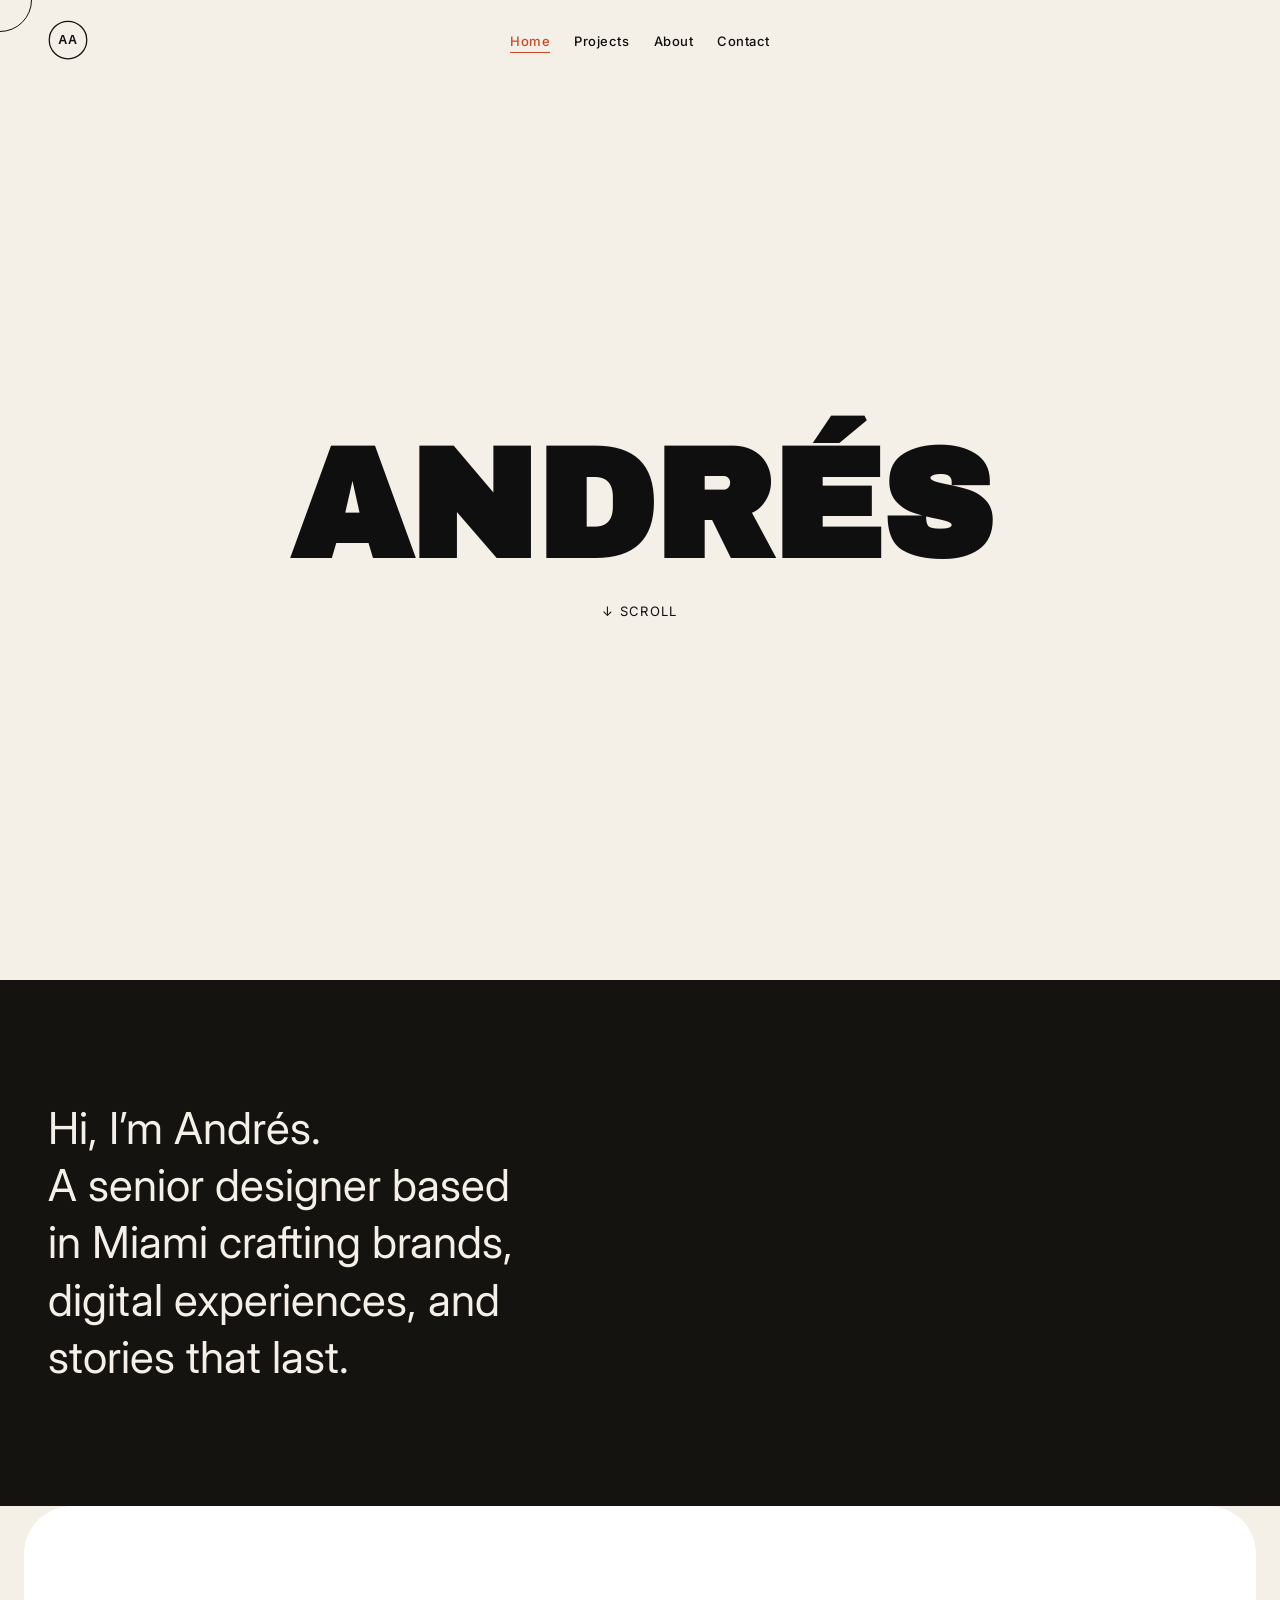
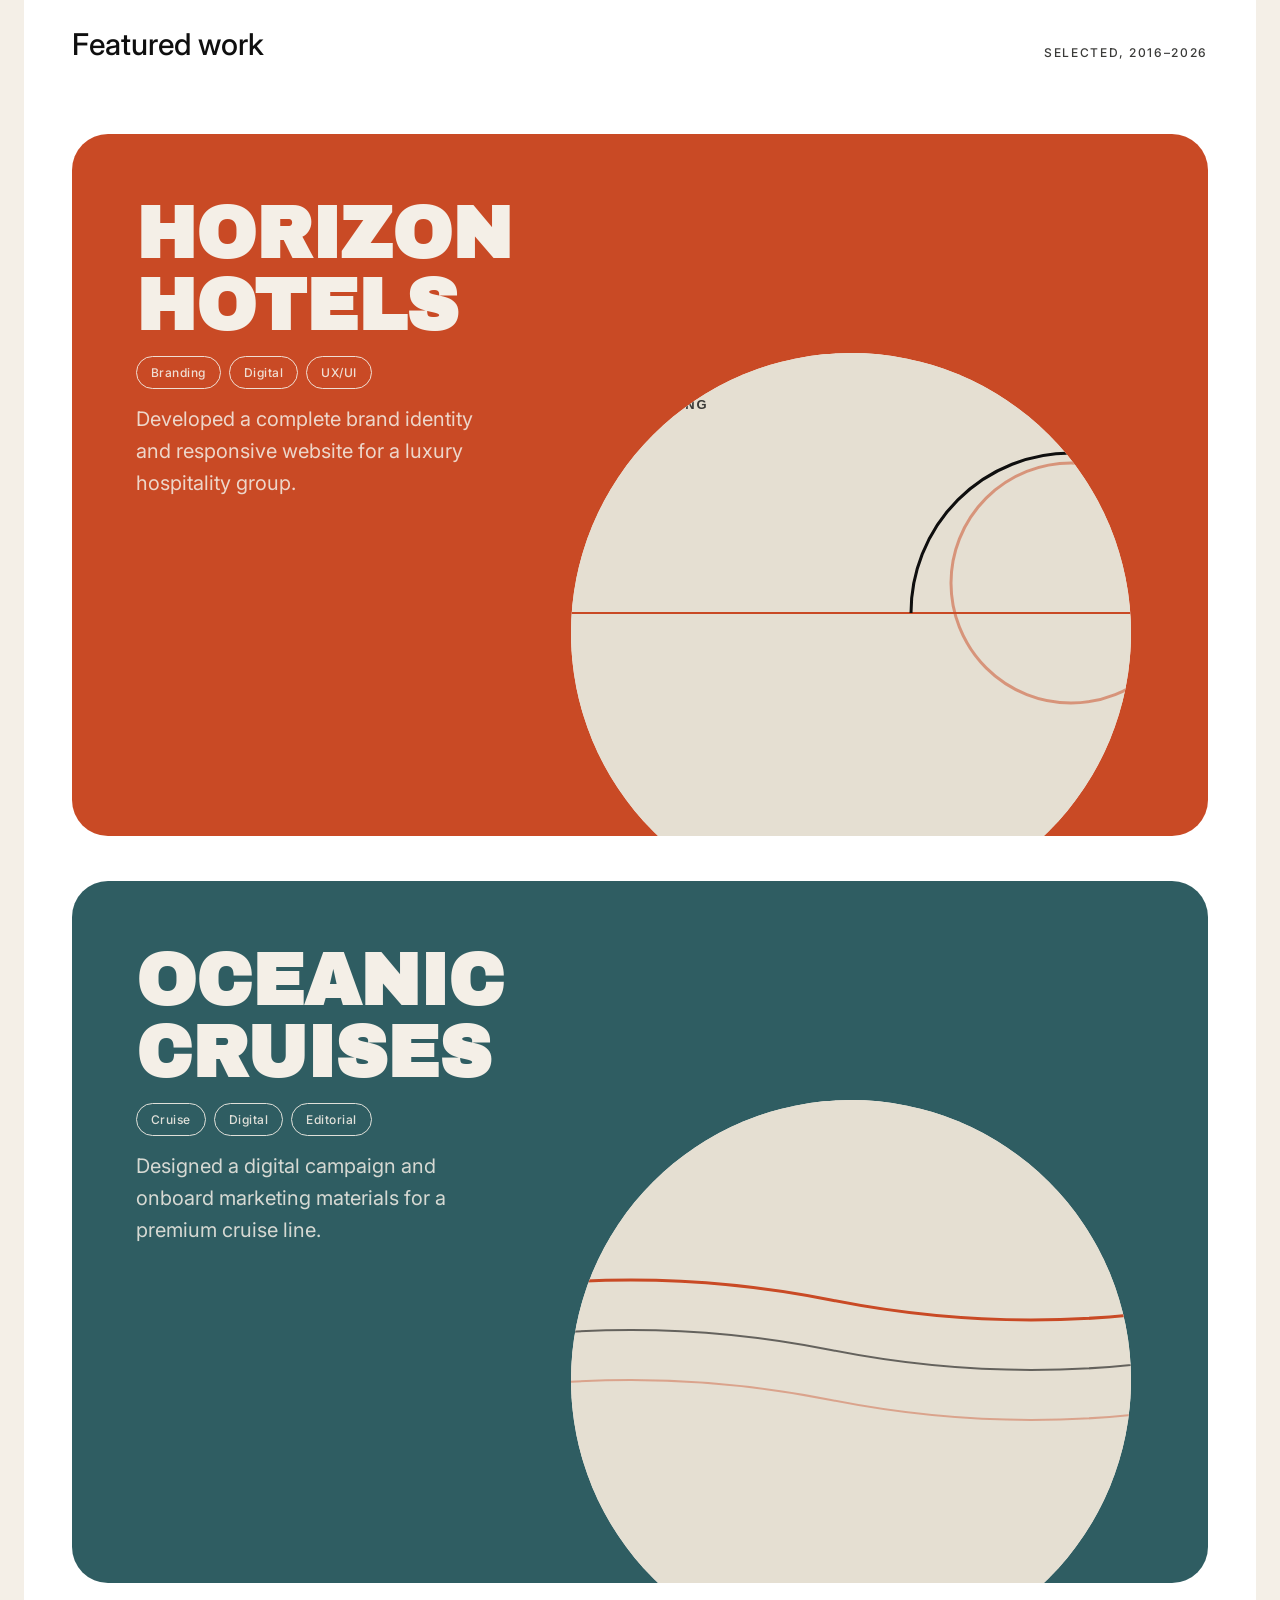
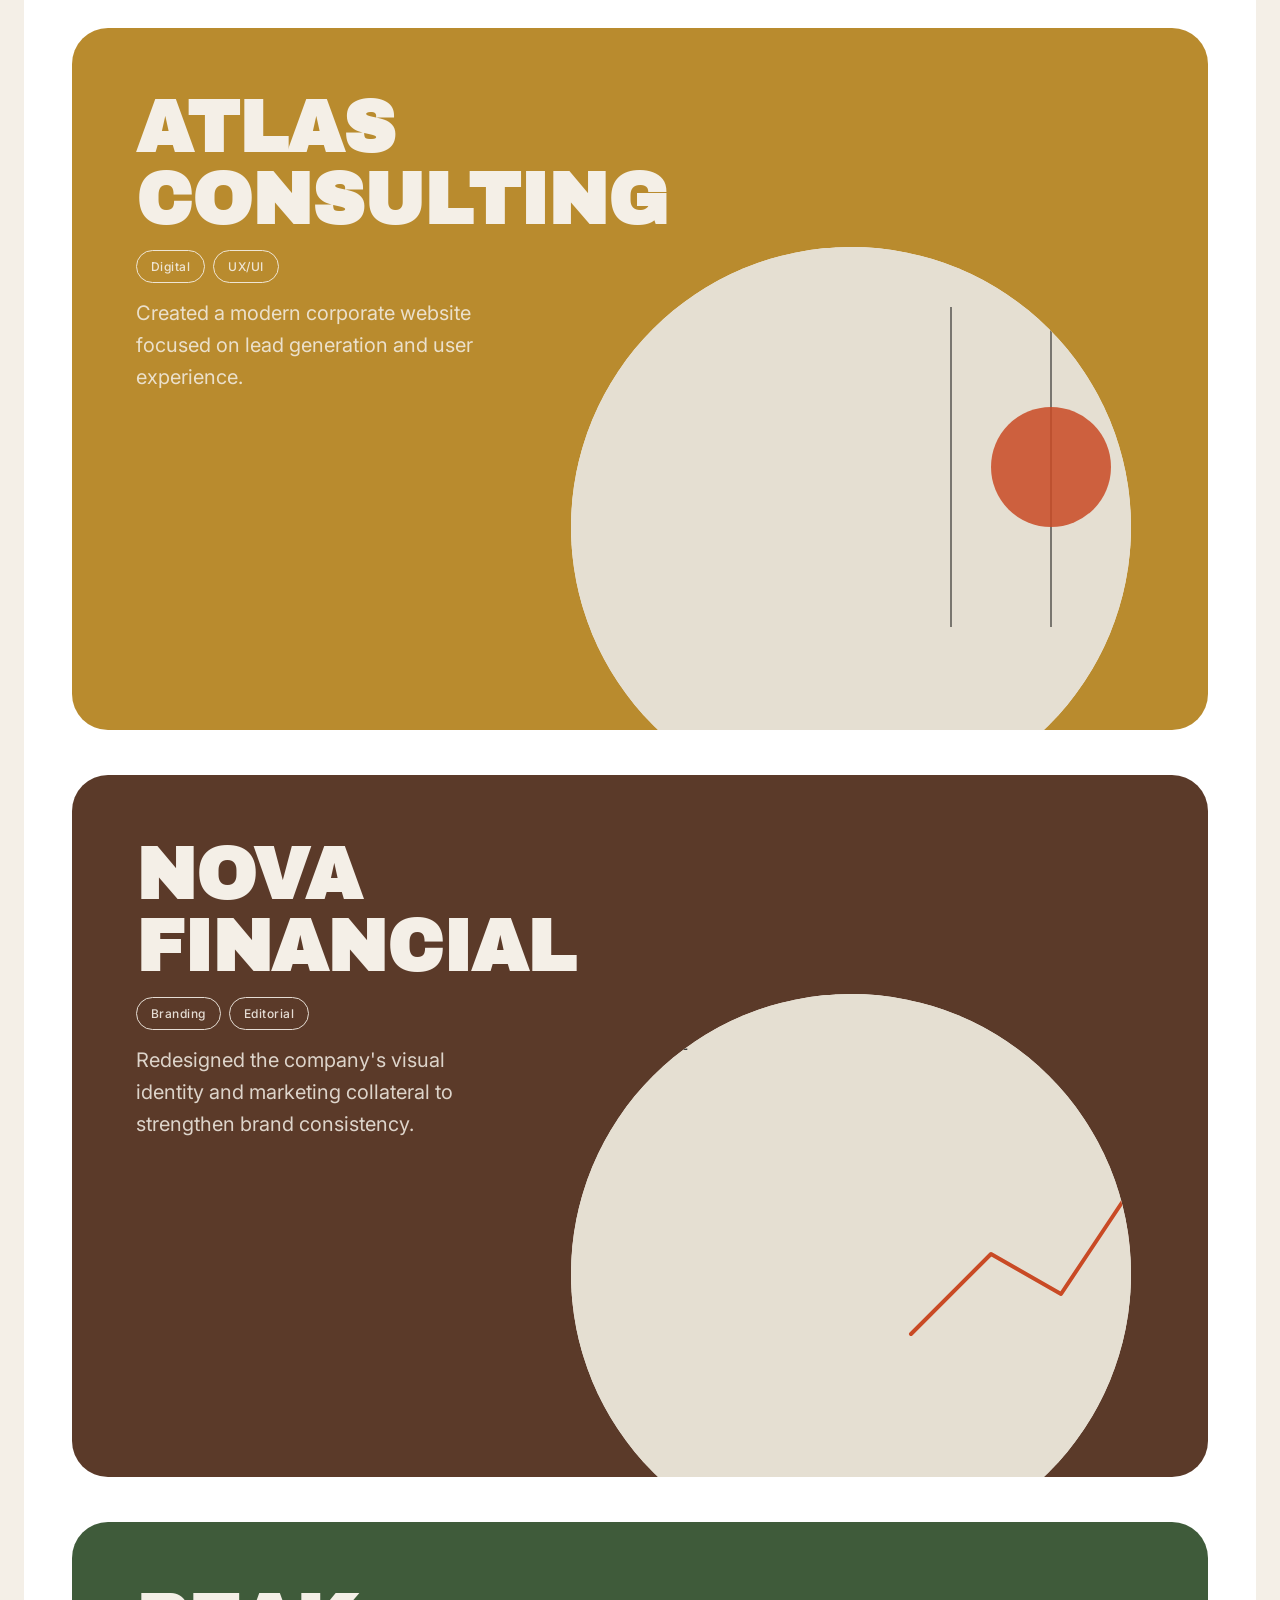
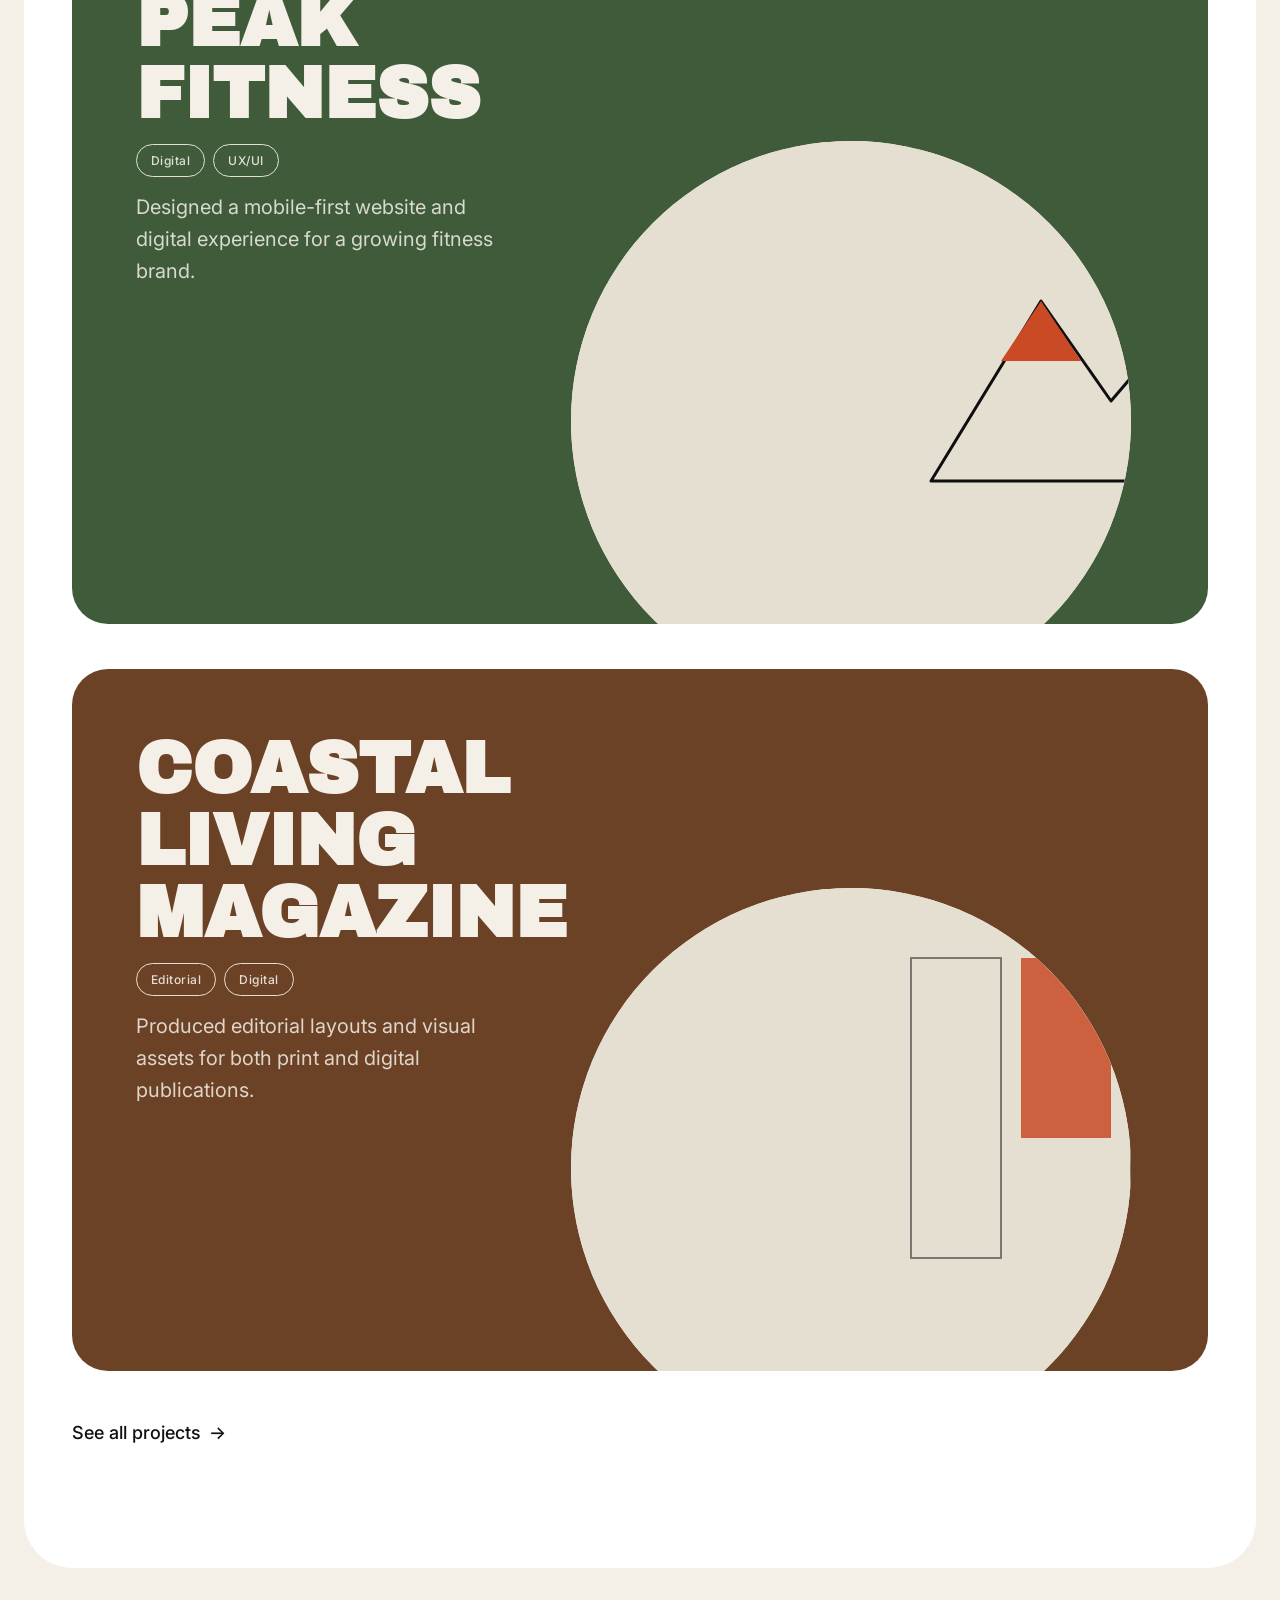
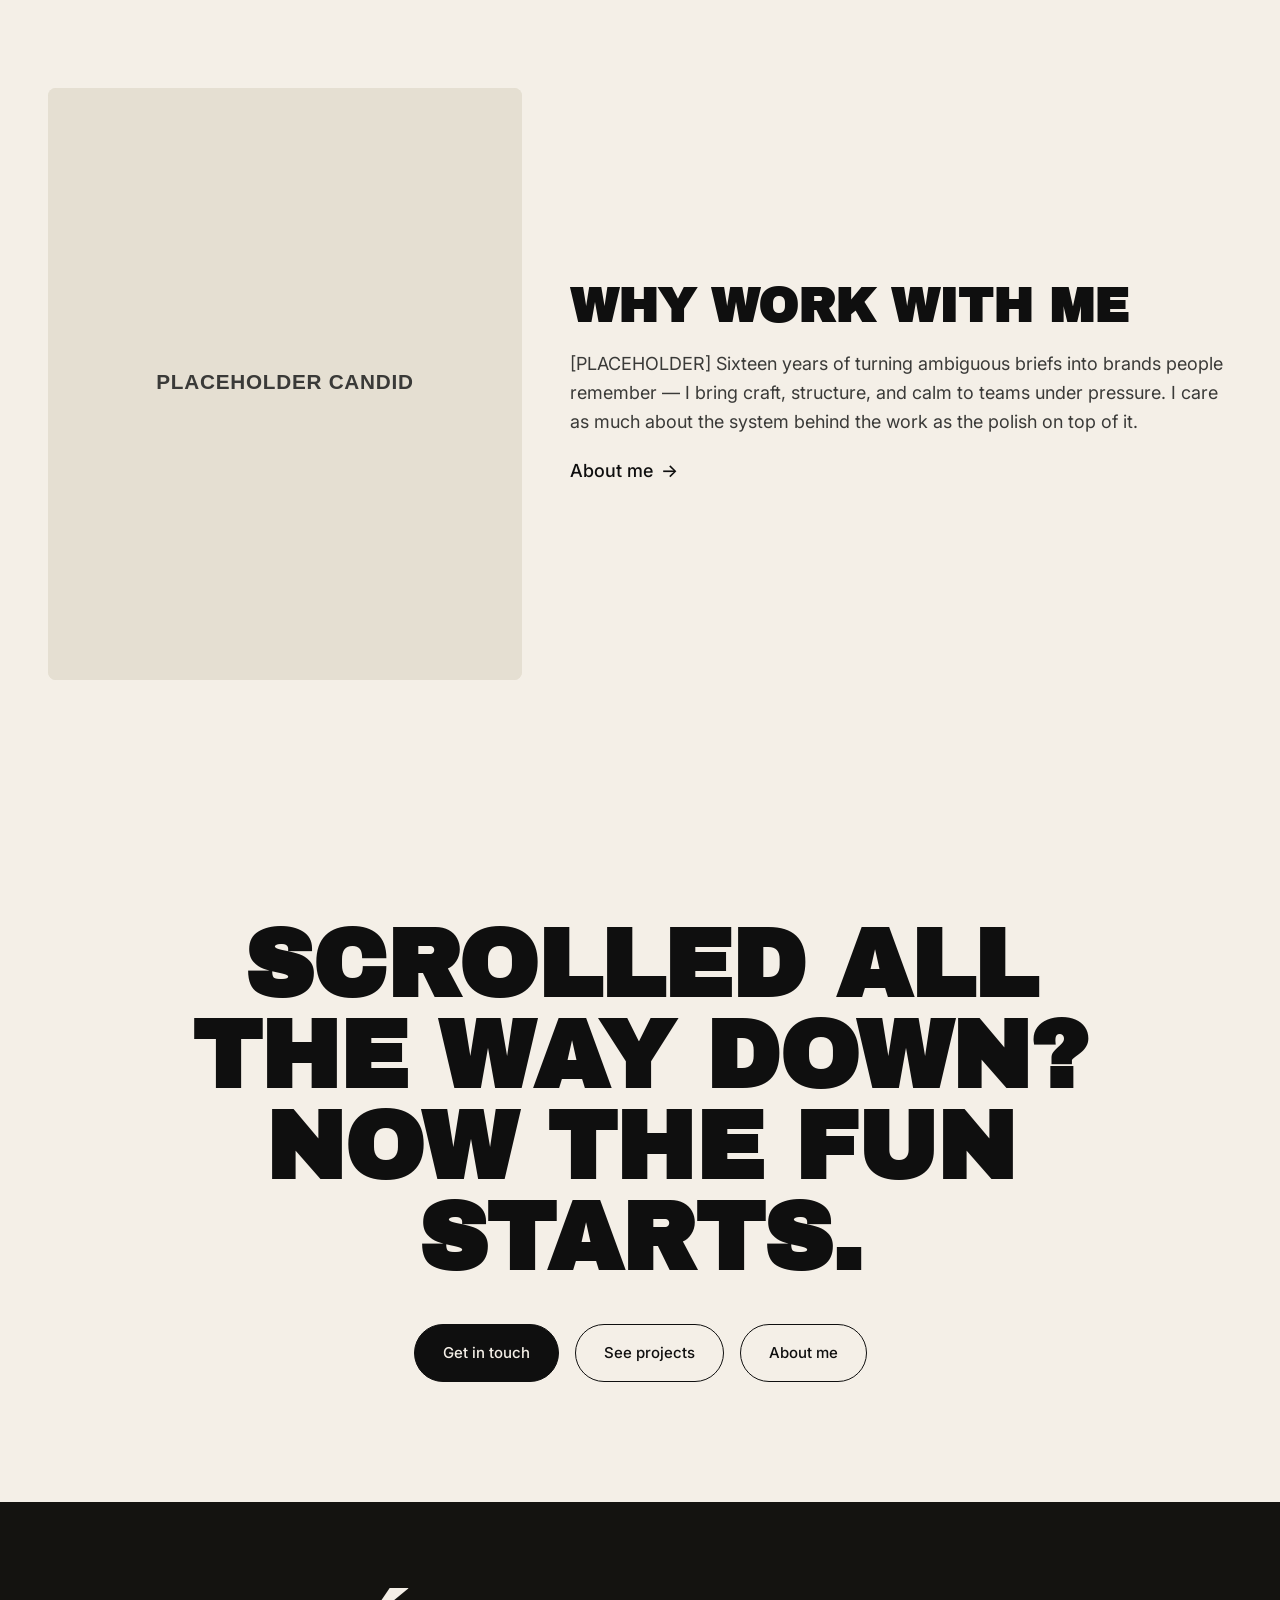
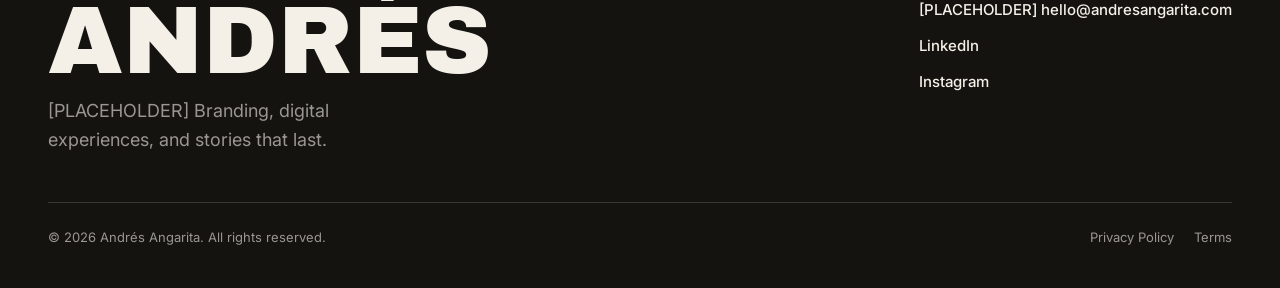
<file: index.html>
<!DOCTYPE html>
<html lang="en">
<head>
<meta charset="UTF-8">
<meta name="viewport" content="width=device-width, initial-scale=1.0">
<title>Andrés Angarita — Senior Graphic Designer &amp; Digital Design Manager</title>
<meta name="description" content="[PLACEHOLDER] Andrés Angarita is a senior graphic designer and digital design manager in Miami, crafting brands, digital experiences, and stories that last.">
<link rel="icon" type="image/svg+xml" href="favicon.svg">
<link rel="stylesheet" href="styles.css">
</head>
<body>
<a class="skip-link" href="#main">Skip to content</a>

<header class="site-header">
  <div class="container">
    <div class="header-left">
      <a href="index.html" class="logo-mark" aria-label="Andrés Angarita — Home">
        <img src="assets/logo-mark.svg" alt="[PLACEHOLDER] Andrés Angarita logo">
      </a>
    </div>

    <nav class="primary-nav" aria-label="Primary">
      <ul>
        <li><a href="index.html" class="is-active" aria-current="page">Home</a></li>
        <li><a href="projects.html">Projects</a></li>
        <li><a href="about.html">About</a></li>
        <li><a href="#contact">Contact</a></li>
      </ul>
    </nav>

    <button class="nav-toggle" aria-label="Toggle menu" aria-expanded="false" aria-controls="nav-overlay">
      <span></span><span></span><span></span>
    </button>
  </div>
</header>

<div class="nav-overlay" id="nav-overlay">
  <nav aria-label="Mobile primary">
    <ul>
      <li><a href="index.html">Home</a></li>
      <li><a href="projects.html">Projects</a></li>
      <li><a href="about.html">About</a></li>
      <li><a href="#contact">Contact</a></li>
    </ul>
  </nav>
</div>

<main id="main">

  <section class="hero">
    <h1 class="hero-wordmark display-xl">Andrés</h1>
    <span class="scroll-prompt">↓ scroll</span>
  </section>

  <section class="intro reveal">
    <div class="container">
      <p>Hi, I&rsquo;m Andrés.</p>
      <p>A senior designer based in Miami crafting brands, digital experiences, and stories that last.</p>
    </div>
  </section>

  <section class="featured-work featured-work--panel">
    <div class="container">
      <div class="section-head reveal">
        <h2 class="display-md">Featured work</h2>
        <span class="meta-label">Selected, 2016&ndash;2026</span>
      </div>

      <ul class="project-list project-list--stacked reveal">

        <li class="project-row" data-tags="branding digital ux/ui">
          <a class="project-row__link" href="projects.html">
            <div class="project-row__body">
              <h3 class="project-row__title">Horizon Hotels</h3>
              <ul class="project-row__tags">
              <li>Branding</li>
              <li>Digital</li>
              <li>UX/UI</li>
              </ul>
              <p class="project-row__desc">Developed a complete brand identity and responsive website for a luxury hospitality group.</p>
            </div>
            <div class="project-row__thumb">
              <img src="assets/placeholder-01.svg" alt="[PLACEHOLDER] Horizon Hotels project thumbnail">
            </div>
          </a>
        </li>

        <li class="project-row" data-tags="cruise digital editorial">
          <a class="project-row__link" href="projects.html">
            <div class="project-row__body">
              <h3 class="project-row__title">Oceanic Cruises</h3>
              <ul class="project-row__tags">
              <li>Cruise</li>
              <li>Digital</li>
              <li>Editorial</li>
              </ul>
              <p class="project-row__desc">Designed a digital campaign and onboard marketing materials for a premium cruise line.</p>
            </div>
            <div class="project-row__thumb">
              <img src="assets/placeholder-02.svg" alt="[PLACEHOLDER] Oceanic Cruises project thumbnail">
            </div>
          </a>
        </li>

        <li class="project-row" data-tags="digital ux/ui">
          <a class="project-row__link" href="projects.html">
            <div class="project-row__body">
              <h3 class="project-row__title">Atlas Consulting</h3>
              <ul class="project-row__tags">
              <li>Digital</li>
              <li>UX/UI</li>
              </ul>
              <p class="project-row__desc">Created a modern corporate website focused on lead generation and user experience.</p>
            </div>
            <div class="project-row__thumb">
              <img src="assets/placeholder-03.svg" alt="[PLACEHOLDER] Atlas Consulting project thumbnail">
            </div>
          </a>
        </li>

        <li class="project-row" data-tags="branding editorial">
          <a class="project-row__link" href="projects.html">
            <div class="project-row__body">
              <h3 class="project-row__title">Nova Financial</h3>
              <ul class="project-row__tags">
              <li>Branding</li>
              <li>Editorial</li>
              </ul>
              <p class="project-row__desc">Redesigned the company's visual identity and marketing collateral to strengthen brand consistency.</p>
            </div>
            <div class="project-row__thumb">
              <img src="assets/placeholder-04.svg" alt="[PLACEHOLDER] Nova Financial project thumbnail">
            </div>
          </a>
        </li>

        <li class="project-row" data-tags="digital ux/ui">
          <a class="project-row__link" href="projects.html">
            <div class="project-row__body">
              <h3 class="project-row__title">Peak Fitness</h3>
              <ul class="project-row__tags">
              <li>Digital</li>
              <li>UX/UI</li>
              </ul>
              <p class="project-row__desc">Designed a mobile-first website and digital experience for a growing fitness brand.</p>
            </div>
            <div class="project-row__thumb">
              <img src="assets/placeholder-05.svg" alt="[PLACEHOLDER] Peak Fitness project thumbnail">
            </div>
          </a>
        </li>

        <li class="project-row" data-tags="editorial digital">
          <a class="project-row__link" href="projects.html">
            <div class="project-row__body">
              <h3 class="project-row__title">Coastal Living Magazine</h3>
              <ul class="project-row__tags">
              <li>Editorial</li>
              <li>Digital</li>
              </ul>
              <p class="project-row__desc">Produced editorial layouts and visual assets for both print and digital publications.</p>
            </div>
            <div class="project-row__thumb">
              <img src="assets/placeholder-06.svg" alt="[PLACEHOLDER] Coastal Living Magazine project thumbnail">
            </div>
          </a>
        </li>

      </ul>

      <p class="reveal" style="margin-top: 48px;">
        <a class="link-arrow" href="projects.html">See all projects <span class="arrow">→</span></a>
      </p>
    </div>
  </section>

  <section class="about-tease-section">
    <div class="container">
      <div class="about-tease reveal">
        <div class="about-tease__photo">
          <img src="assets/placeholder-candid.svg" alt="[PLACEHOLDER] Candid photo of Andrés Angarita at work">
        </div>
        <div class="about-tease__copy">
          <h2 class="display-md">Why work with me</h2>
          <p class="text-secondary">[PLACEHOLDER] Sixteen years of turning ambiguous briefs into brands people remember &mdash; I bring craft, structure, and calm to teams under pressure. I care as much about the system behind the work as the polish on top of it.</p>
          <p><a class="link-arrow" href="about.html">About me <span class="arrow">→</span></a></p>
        </div>
      </div>
    </div>
  </section>

  <section class="closing-cta">
    <div class="container closing-cta">
      <h2 class="display-lg reveal">Scrolled all the way down? Now the fun starts.</h2>
      <div class="btn-row reveal">
        <a class="btn btn--primary" href="#contact">Get in touch</a>
        <a class="btn btn--ghost" href="projects.html">See projects</a>
        <a class="btn btn--ghost" href="about.html">About me</a>
      </div>
    </div>
  </section>

</main>

<footer class="site-footer" id="contact">
  <div class="container">
    <div class="site-footer__top">
      <div>
        <div class="footer-wordmark">Andrés</div>
        <p class="footer-tagline">[PLACEHOLDER] Branding, digital experiences, and stories that last.</p>
      </div>
      <div class="footer-links">
        <a href="mailto:hello@andresangarita.com">[PLACEHOLDER] hello@andresangarita.com</a>
        <a href="https://linkedin.com/in/placeholder" target="_blank" rel="noopener">LinkedIn</a>
        <a href="https://instagram.com/placeholder" target="_blank" rel="noopener">Instagram</a>
      </div>
    </div>
    <div class="site-footer__bottom">
      <span>&copy; 2026 Andrés Angarita. All rights reserved.</span>
      <div class="legal-links">
        <a href="#">Privacy Policy</a>
        <a href="#">Terms</a>
      </div>
    </div>
  </div>
</footer>

<script src="main.js"></script>
</body>
</html>
</file>
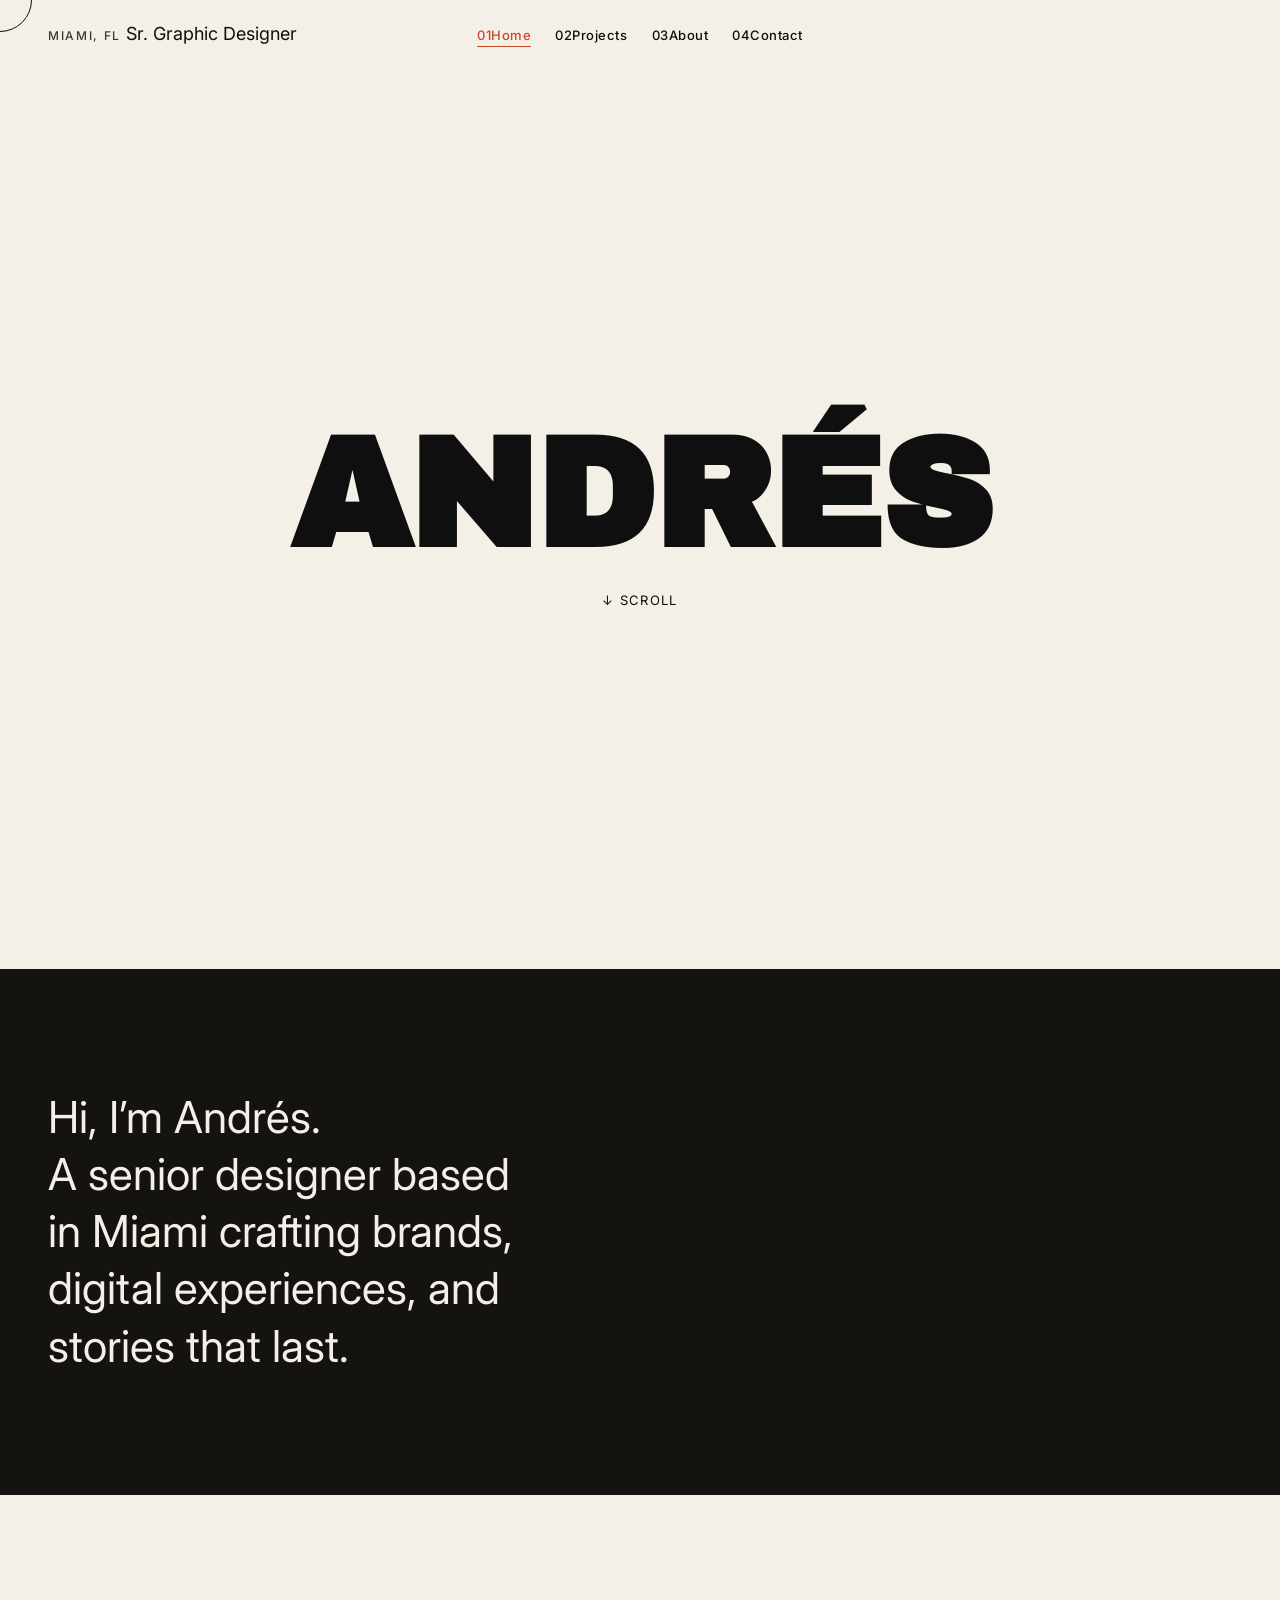
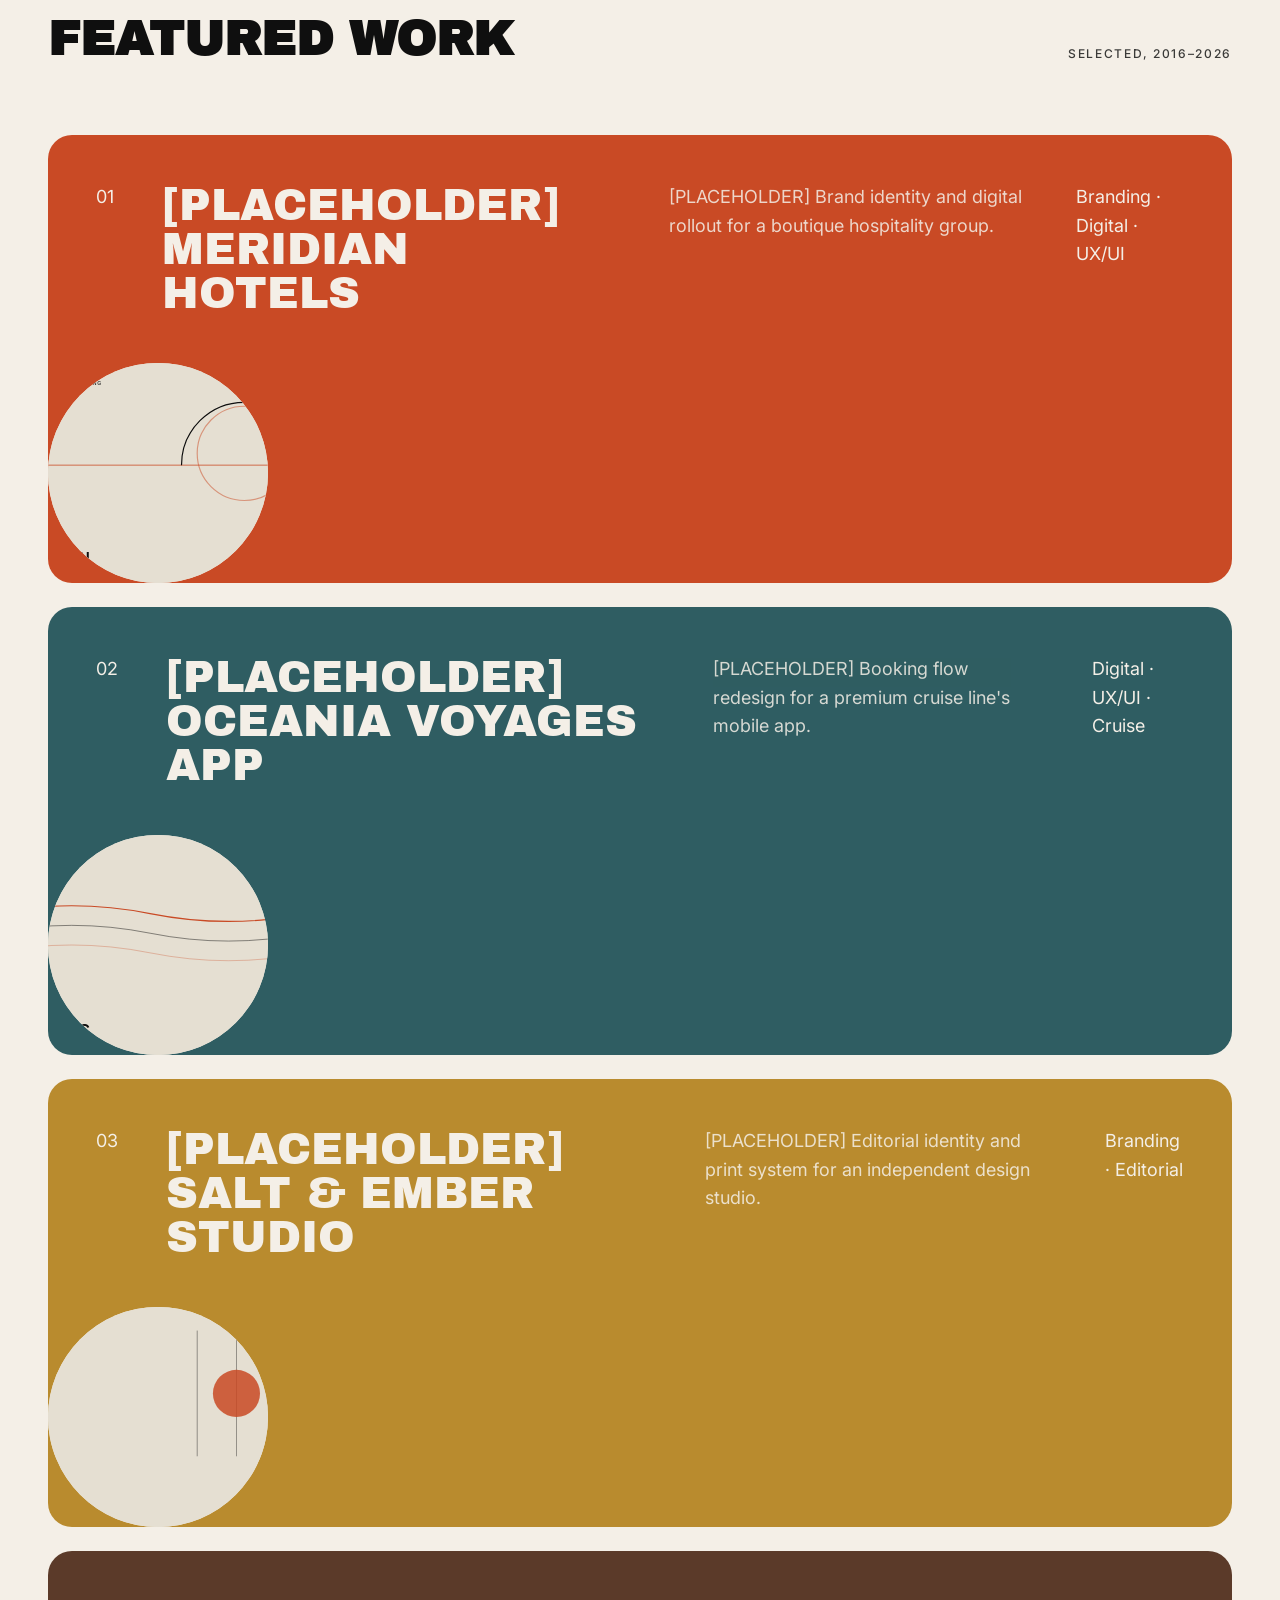
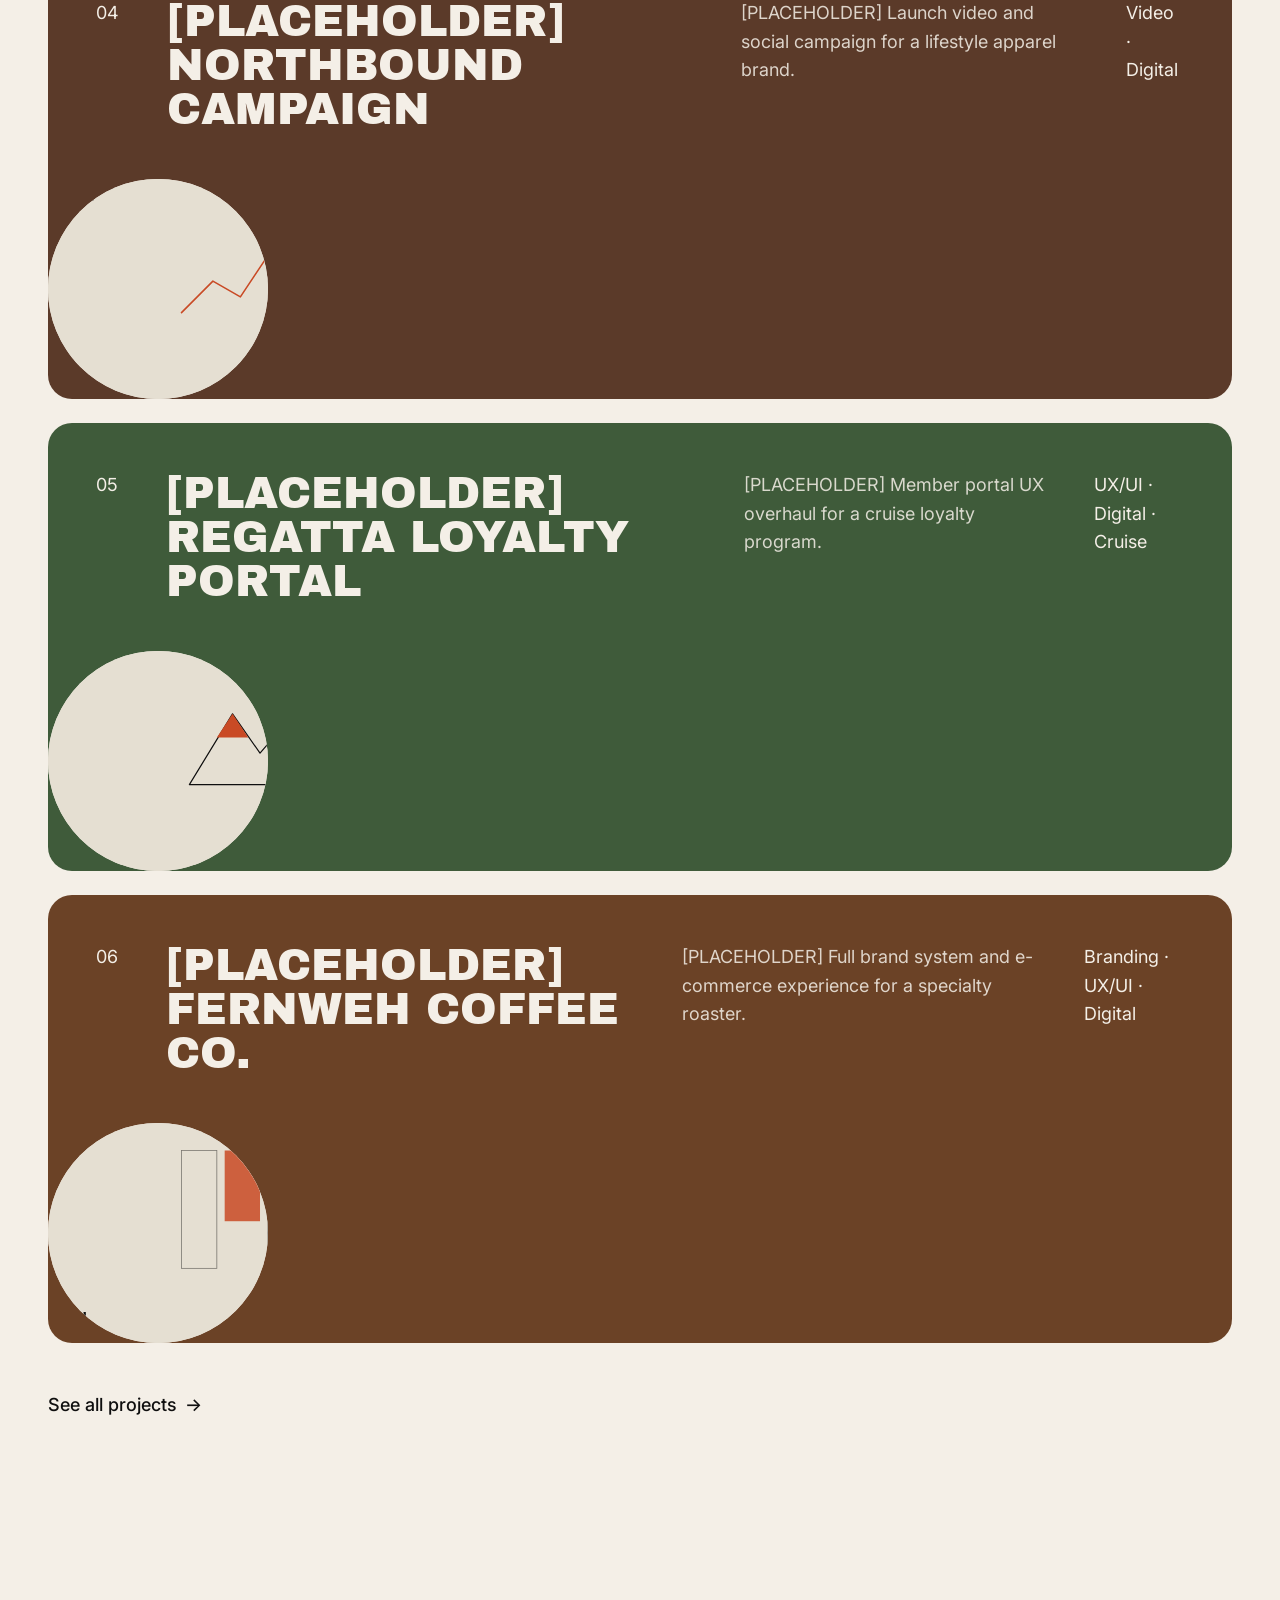
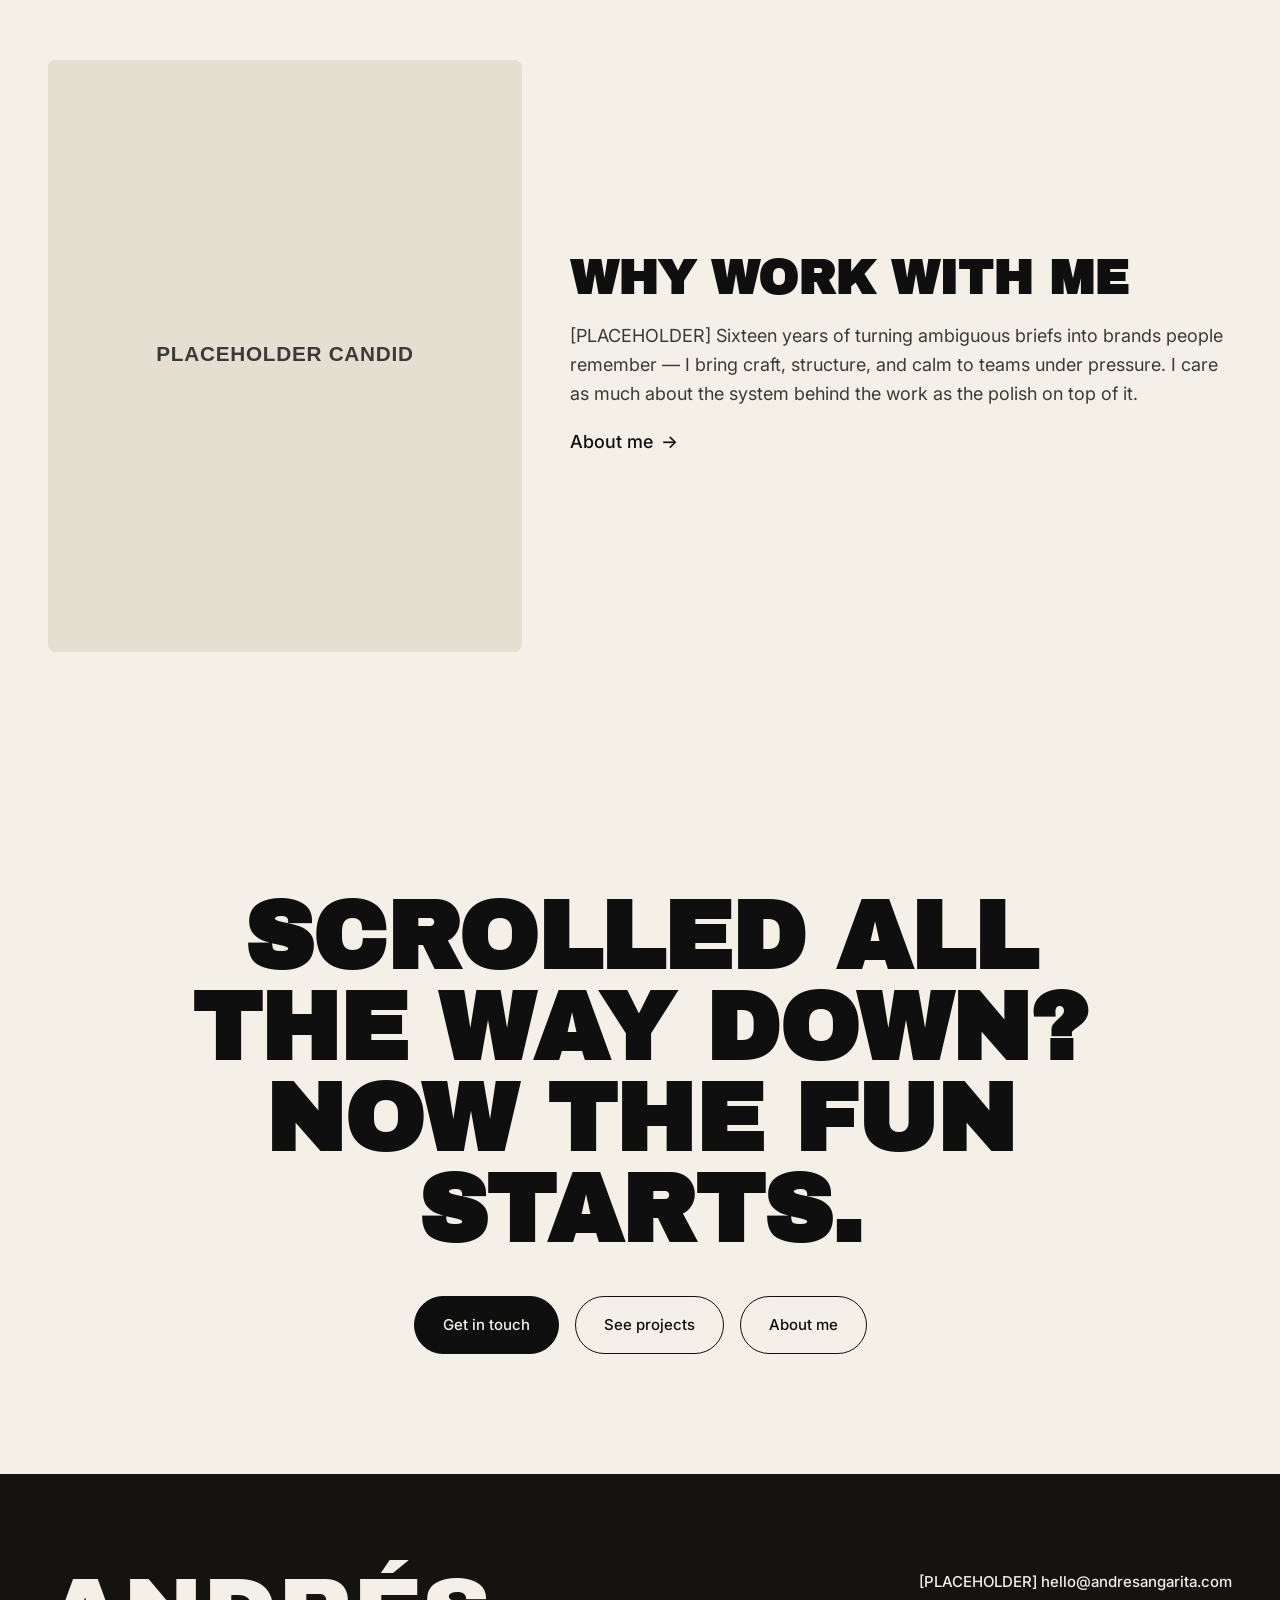
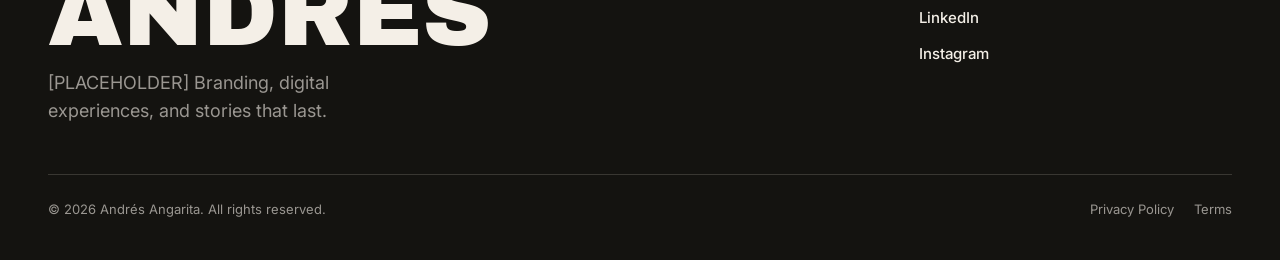
<file: portfoliosite/index.html>
<!DOCTYPE html>
<html lang="en">
<head>
<meta charset="UTF-8">
<meta name="viewport" content="width=device-width, initial-scale=1.0">
<title>Andrés Angarita — Senior Graphic Designer &amp; Digital Design Manager</title>
<meta name="description" content="[PLACEHOLDER] Andrés Angarita is a senior graphic designer and digital design manager in Miami, crafting brands, digital experiences, and stories that last.">
<link rel="icon" type="image/svg+xml" href="/favicon.svg">
<link rel="stylesheet" href="/styles.css">
</head>
<body>
<a class="skip-link" href="#main">Skip to content</a>

<header class="site-header">
  <div class="container">
    <div class="address-block">
      <span class="meta-label">Miami, FL</span>
      <span>Sr. Graphic Designer</span>
    </div>

    <nav class="primary-nav" aria-label="Primary">
      <ul>
        <li><a href="index.html" class="is-active" aria-current="page"><span class="num">01</span>Home</a></li>
        <li><a href="projects.html"><span class="num">02</span>Projects</a></li>
        <li><a href="about.html"><span class="num">03</span>About</a></li>
        <li><a href="#contact"><span class="num">04</span>Contact</a></li>
      </ul>
    </nav>

    <button class="nav-toggle" aria-label="Toggle menu" aria-expanded="false" aria-controls="nav-overlay">
      <span></span><span></span><span></span>
    </button>
  </div>
</header>

<div class="nav-overlay" id="nav-overlay">
  <nav aria-label="Mobile primary">
    <ul>
      <li><a href="index.html"><span class="num">01</span>Home</a></li>
      <li><a href="projects.html"><span class="num">02</span>Projects</a></li>
      <li><a href="about.html"><span class="num">03</span>About</a></li>
      <li><a href="#contact"><span class="num">04</span>Contact</a></li>
    </ul>
  </nav>
</div>

<main id="main">

  <section class="hero">
    <h1 class="hero-wordmark display-xl">Andrés</h1>
    <span class="scroll-prompt">↓ scroll</span>
  </section>

  <section class="intro reveal">
    <div class="container">
      <p>Hi, I&rsquo;m Andrés.</p>
      <p>A senior designer based in Miami crafting brands, digital experiences, and stories that last.</p>
    </div>
  </section>

  <section class="featured-work">
    <div class="container">
      <div class="section-head reveal">
        <h2 class="display-md">Featured work</h2>
        <span class="meta-label">Selected, 2016&ndash;2026</span>
      </div>

      <ul class="project-list reveal">

        <li class="project-row" data-tags="branding digital ux/ui">
          <a class="project-row__link" href="projects.html">
            <span class="project-row__index">01</span>
            <span class="project-row__title">[PLACEHOLDER] Meridian Hotels</span>
            <span class="project-row__desc">[PLACEHOLDER] Brand identity and digital rollout for a boutique hospitality group.</span>
            <span class="project-row__tags">Branding · Digital · UX/UI</span>
          </a>
          <div class="project-row__thumb">
            <img src="/assets/placeholder-01.svg" alt="[PLACEHOLDER] Meridian Hotels project thumbnail">
          </div>
        </li>

        <li class="project-row" data-tags="digital ux/ui cruise">
          <a class="project-row__link" href="projects.html">
            <span class="project-row__index">02</span>
            <span class="project-row__title">[PLACEHOLDER] Oceania Voyages App</span>
            <span class="project-row__desc">[PLACEHOLDER] Booking flow redesign for a premium cruise line's mobile app.</span>
            <span class="project-row__tags">Digital · UX/UI · Cruise</span>
          </a>
          <div class="project-row__thumb">
            <img src="/assets/placeholder-02.svg" alt="[PLACEHOLDER] Oceania Voyages App project thumbnail">
          </div>
        </li>

        <li class="project-row" data-tags="branding editorial">
          <a class="project-row__link" href="projects.html">
            <span class="project-row__index">03</span>
            <span class="project-row__title">[PLACEHOLDER] Salt &amp; Ember Studio</span>
            <span class="project-row__desc">[PLACEHOLDER] Editorial identity and print system for an independent design studio.</span>
            <span class="project-row__tags">Branding · Editorial</span>
          </a>
          <div class="project-row__thumb">
            <img src="/assets/placeholder-03.svg" alt="[PLACEHOLDER] Salt & Ember Studio project thumbnail">
          </div>
        </li>

        <li class="project-row" data-tags="video digital">
          <a class="project-row__link" href="projects.html">
            <span class="project-row__index">04</span>
            <span class="project-row__title">[PLACEHOLDER] Northbound Campaign</span>
            <span class="project-row__desc">[PLACEHOLDER] Launch video and social campaign for a lifestyle apparel brand.</span>
            <span class="project-row__tags">Video · Digital</span>
          </a>
          <div class="project-row__thumb">
            <img src="/assets/placeholder-04.svg" alt="[PLACEHOLDER] Northbound Campaign project thumbnail">
          </div>
        </li>

        <li class="project-row" data-tags="ux/ui digital cruise">
          <a class="project-row__link" href="projects.html">
            <span class="project-row__index">05</span>
            <span class="project-row__title">[PLACEHOLDER] Regatta Loyalty Portal</span>
            <span class="project-row__desc">[PLACEHOLDER] Member portal UX overhaul for a cruise loyalty program.</span>
            <span class="project-row__tags">UX/UI · Digital · Cruise</span>
          </a>
          <div class="project-row__thumb">
            <img src="/assets/placeholder-05.svg" alt="[PLACEHOLDER] Regatta Loyalty Portal project thumbnail">
          </div>
        </li>

        <li class="project-row" data-tags="branding ux/ui digital">
          <a class="project-row__link" href="projects.html">
            <span class="project-row__index">06</span>
            <span class="project-row__title">[PLACEHOLDER] Fernweh Coffee Co.</span>
            <span class="project-row__desc">[PLACEHOLDER] Full brand system and e-commerce experience for a specialty roaster.</span>
            <span class="project-row__tags">Branding · UX/UI · Digital</span>
          </a>
          <div class="project-row__thumb">
            <img src="/assets/placeholder-06.svg" alt="[PLACEHOLDER] Fernweh Coffee Co. project thumbnail">
          </div>
        </li>

      </ul>

      <p class="reveal" style="margin-top: 48px;">
        <a class="link-arrow" href="projects.html">See all projects <span class="arrow">→</span></a>
      </p>
    </div>
  </section>

  <section class="about-tease-section">
    <div class="container">
      <div class="about-tease reveal">
        <div class="about-tease__photo">
          <img src="/assets/placeholder-candid.svg" alt="[PLACEHOLDER] Candid photo of Andrés Angarita at work">
        </div>
        <div class="about-tease__copy">
          <h2 class="display-md">Why work with me</h2>
          <p class="text-secondary">[PLACEHOLDER] Sixteen years of turning ambiguous briefs into brands people remember &mdash; I bring craft, structure, and calm to teams under pressure. I care as much about the system behind the work as the polish on top of it.</p>
          <p><a class="link-arrow" href="about.html">About me <span class="arrow">→</span></a></p>
        </div>
      </div>
    </div>
  </section>

  <section class="closing-cta">
    <div class="container closing-cta">
      <h2 class="display-lg reveal">Scrolled all the way down? Now the fun starts.</h2>
      <div class="btn-row reveal">
        <a class="btn btn--primary" href="#contact">Get in touch</a>
        <a class="btn btn--ghost" href="projects.html">See projects</a>
        <a class="btn btn--ghost" href="about.html">About me</a>
      </div>
    </div>
  </section>

</main>

<footer class="site-footer" id="contact">
  <div class="container">
    <div class="site-footer__top">
      <div>
        <div class="footer-wordmark">Andrés</div>
        <p class="footer-tagline">[PLACEHOLDER] Branding, digital experiences, and stories that last.</p>
      </div>
      <div class="footer-links">
        <a href="mailto:hello@andresangarita.com">[PLACEHOLDER] hello@andresangarita.com</a>
        <a href="https://linkedin.com/in/placeholder" target="_blank" rel="noopener">LinkedIn</a>
        <a href="https://instagram.com/placeholder" target="_blank" rel="noopener">Instagram</a>
      </div>
    </div>
    <div class="site-footer__bottom">
      <span>&copy; 2026 Andrés Angarita. All rights reserved.</span>
      <div class="legal-links">
        <a href="#">Privacy Policy</a>
        <a href="#">Terms</a>
      </div>
    </div>
  </div>
</footer>

<script src="/main.js"></script>
</body>
</html>
</file>
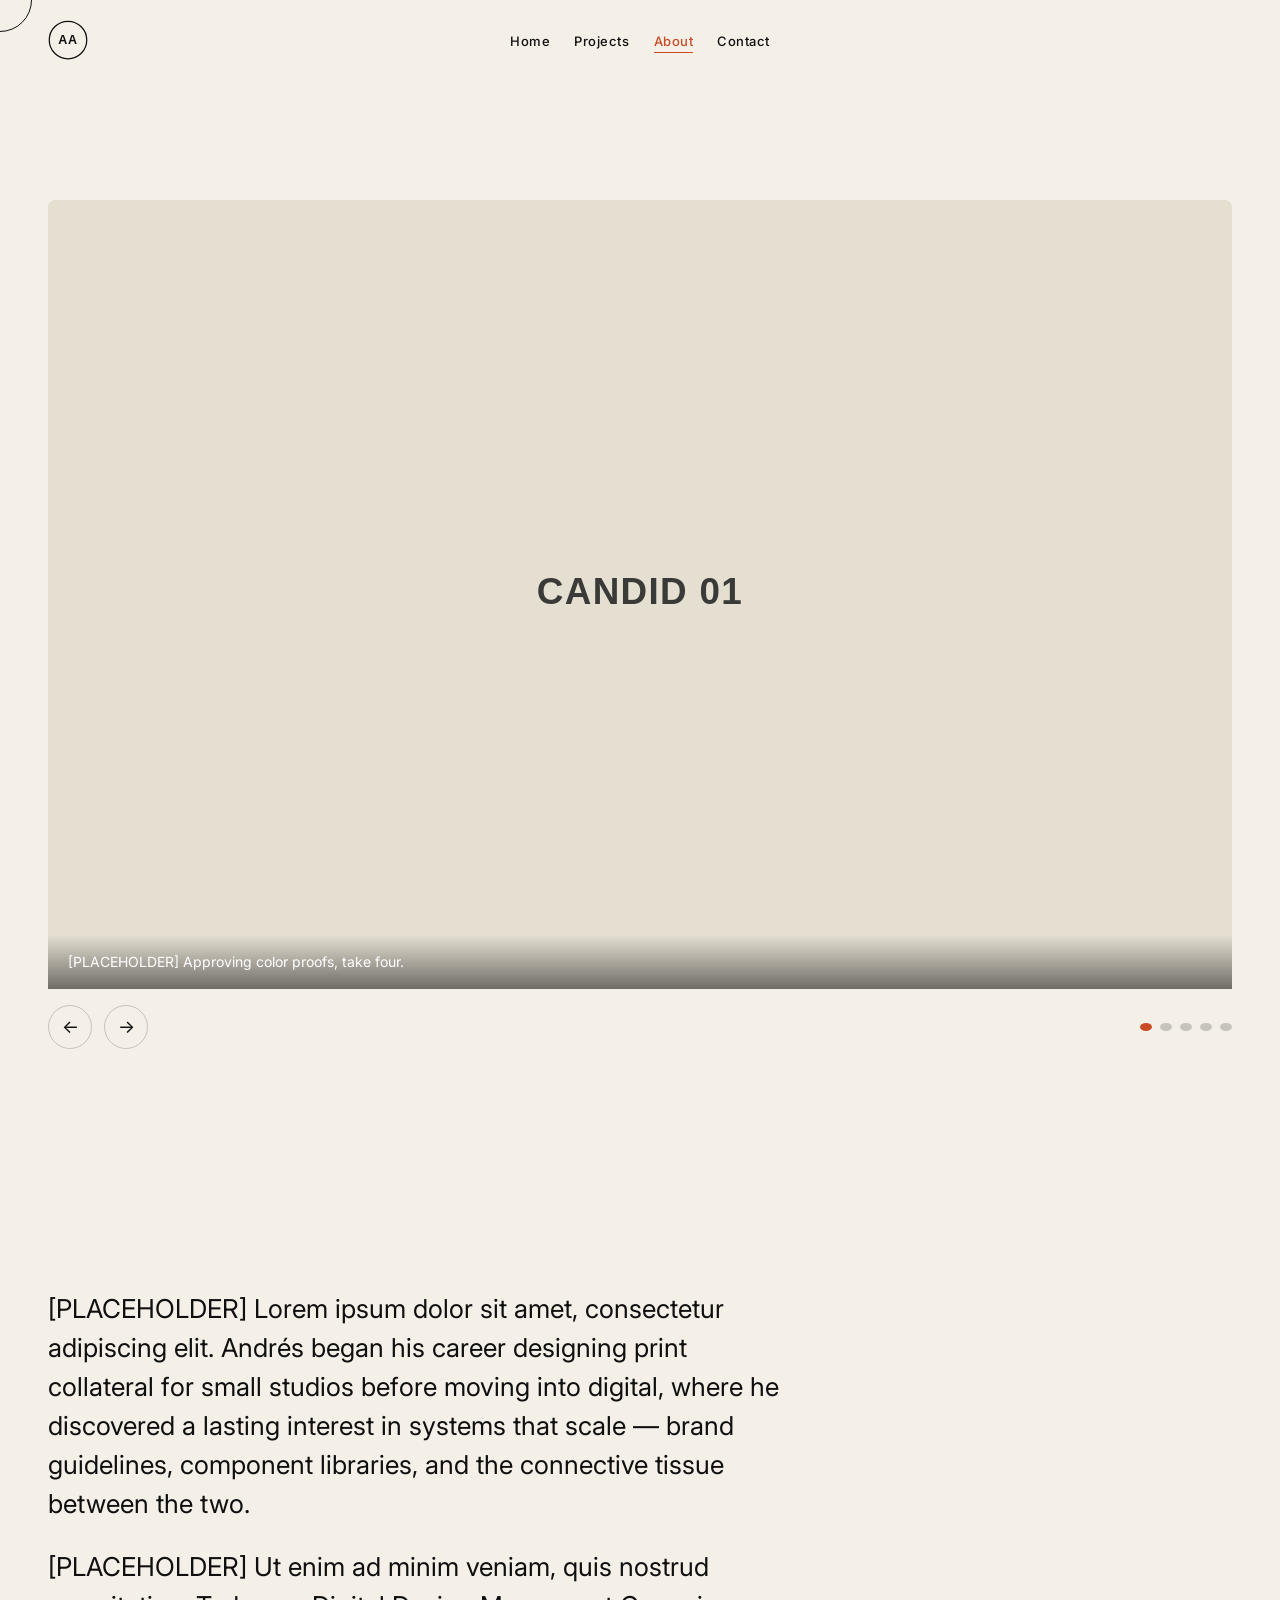
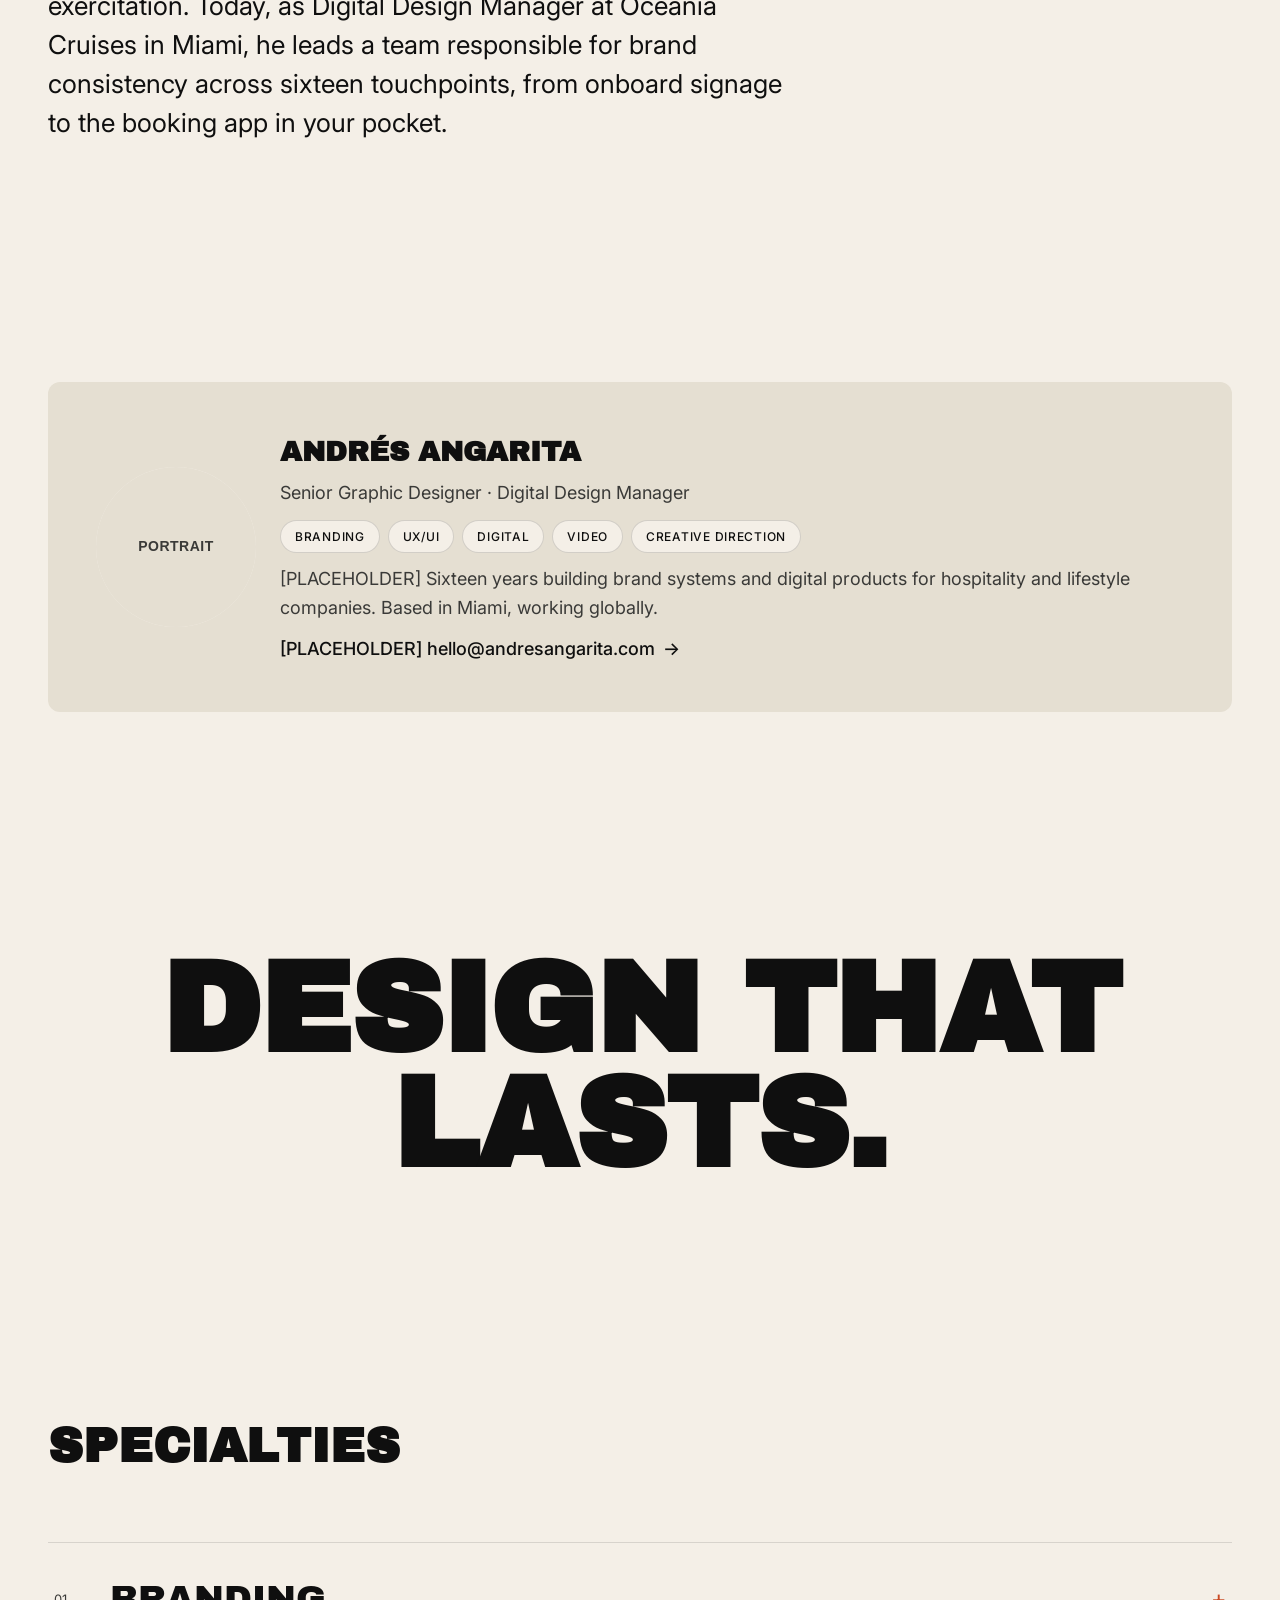
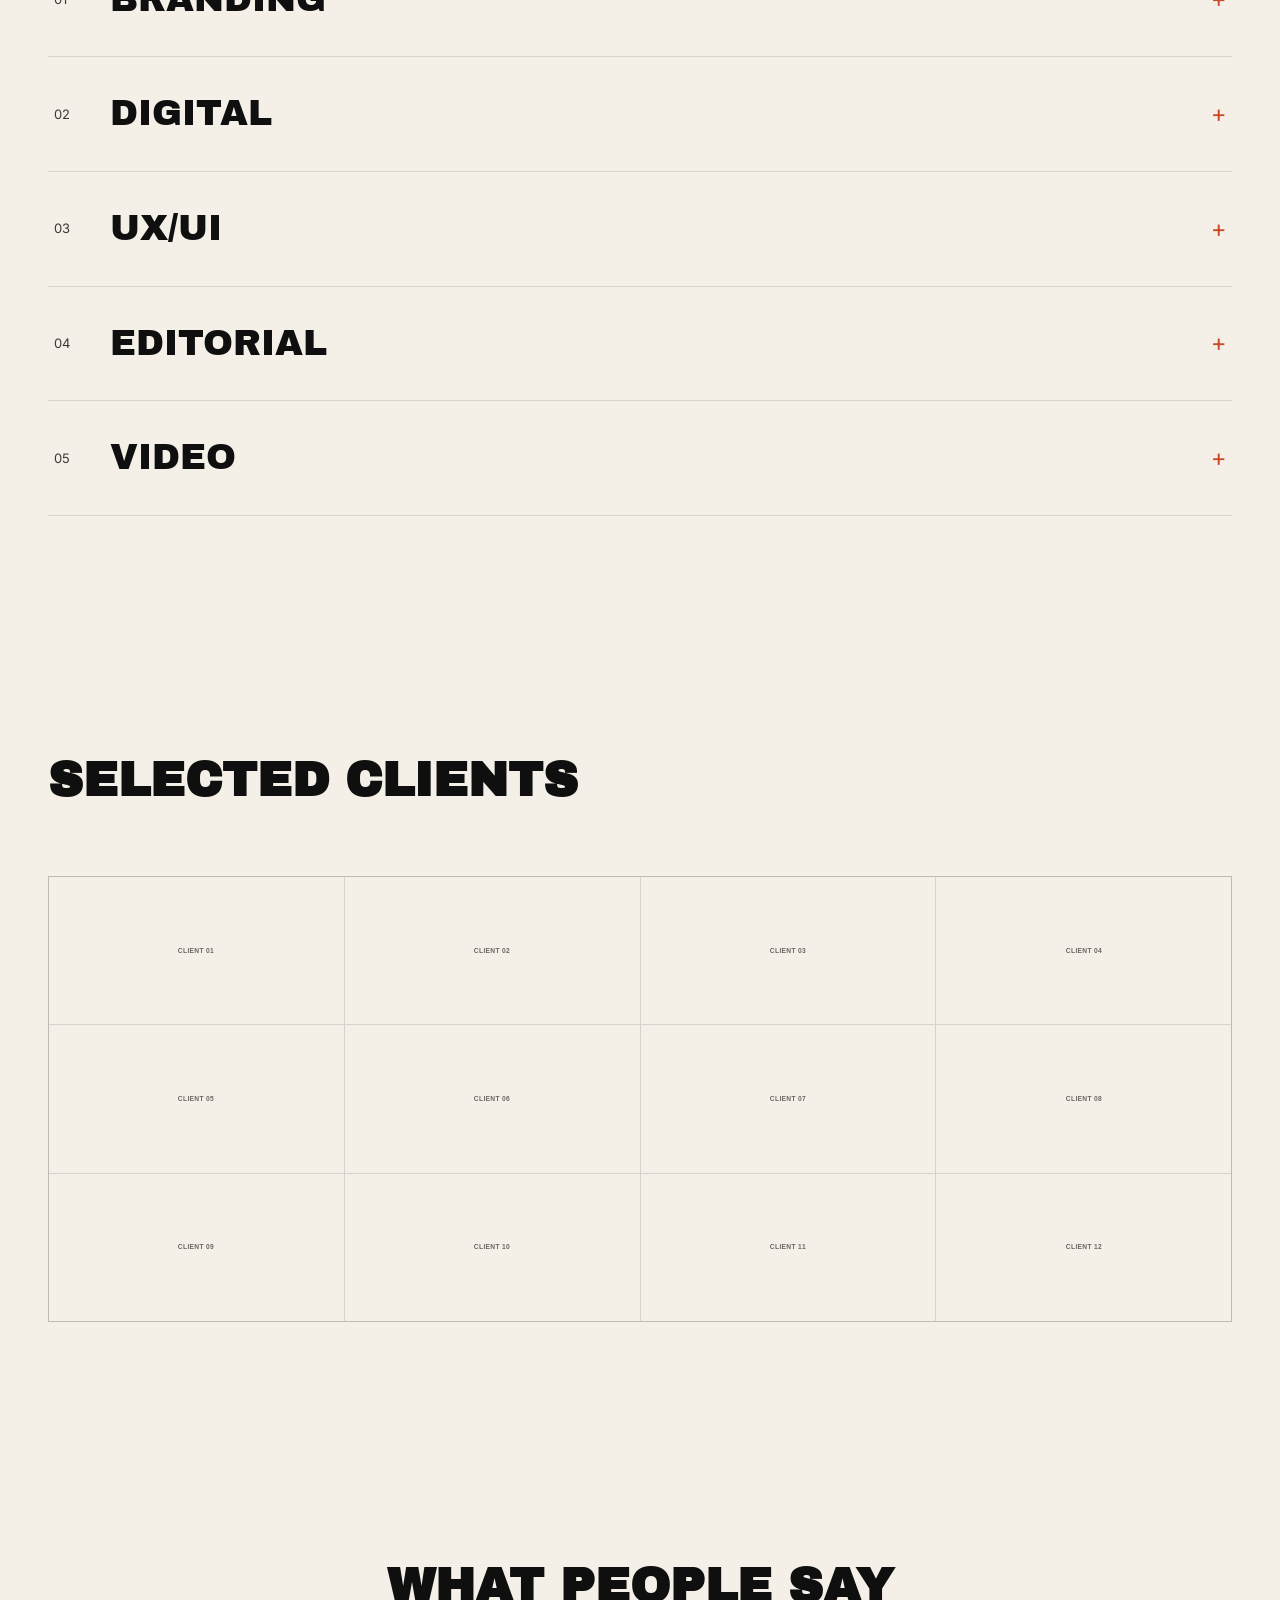
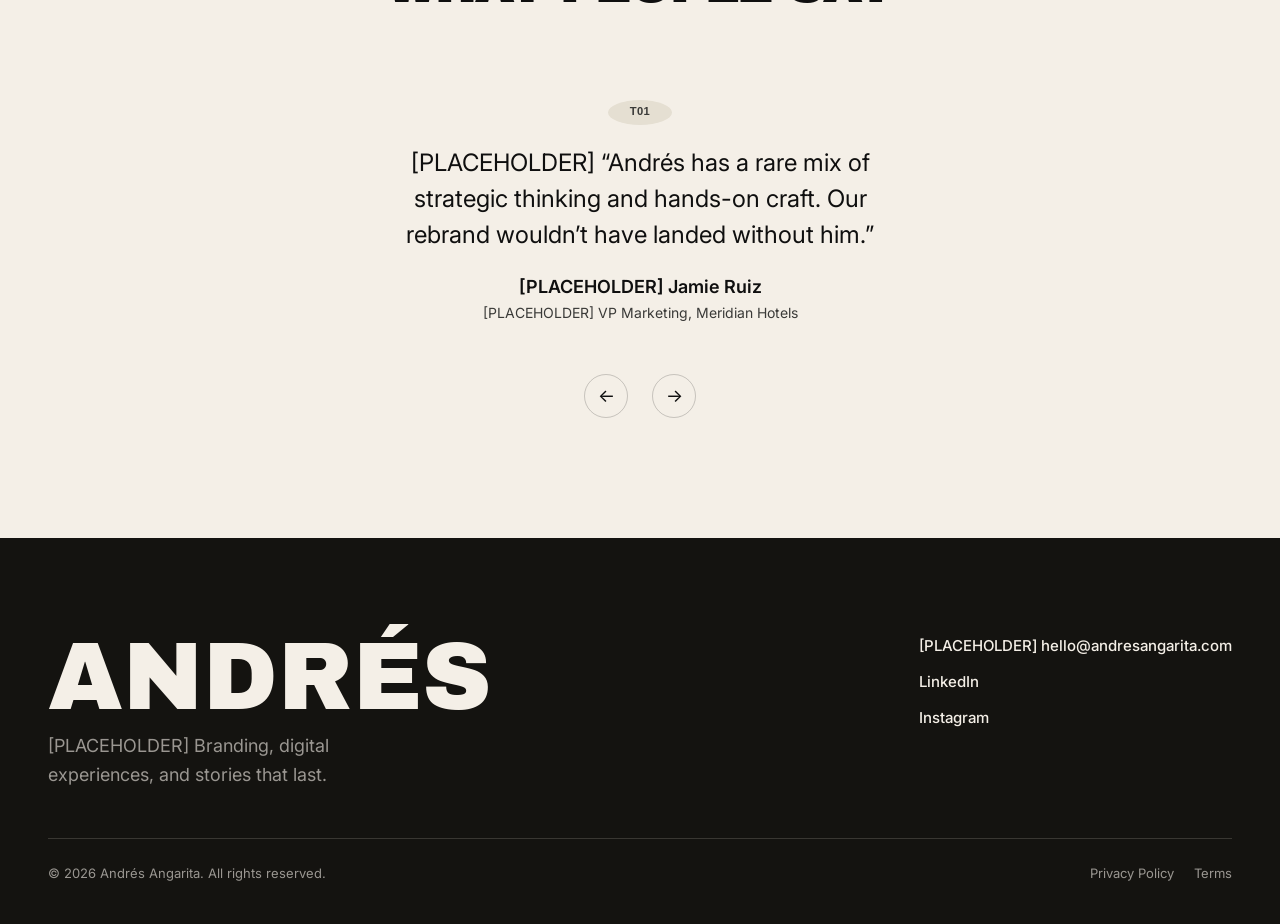
<file: about.html>
<!DOCTYPE html>
<html lang="en">
<head>
<meta charset="UTF-8">
<meta name="viewport" content="width=device-width, initial-scale=1.0">
<title>About — Andrés Angarita</title>
<meta name="description" content="[PLACEHOLDER] Sixteen years of branding, digital design, and creative direction. Meet Andrés Angarita, Senior Graphic Designer and Digital Design Manager based in Miami.">
<link rel="icon" type="image/svg+xml" href="favicon.svg">
<link rel="stylesheet" href="styles.css">
</head>
<body>
<a class="skip-link" href="#main">Skip to content</a>

<header class="site-header">
  <div class="container">
    <div class="header-left">
      <a href="index.html" class="logo-mark" aria-label="Andrés Angarita — Home">
        <img src="assets/logo-mark.svg" alt="[PLACEHOLDER] Andrés Angarita logo">
      </a>
    </div>

    <nav class="primary-nav" aria-label="Primary">
      <ul>
        <li><a href="index.html">Home</a></li>
        <li><a href="projects.html">Projects</a></li>
        <li><a href="about.html" class="is-active" aria-current="page">About</a></li>
        <li><a href="#contact">Contact</a></li>
      </ul>
    </nav>

    <button class="nav-toggle" aria-label="Toggle menu" aria-expanded="false" aria-controls="nav-overlay">
      <span></span><span></span><span></span>
    </button>
  </div>
</header>

<div class="nav-overlay" id="nav-overlay">
  <nav aria-label="Mobile primary">
    <ul>
      <li><a href="index.html">Home</a></li>
      <li><a href="projects.html">Projects</a></li>
      <li><a href="about.html">About</a></li>
      <li><a href="#contact">Contact</a></li>
    </ul>
  </nav>
</div>

<main id="main">

  <section class="photo-carousel">
    <div class="container">
      <div class="carousel" data-slider>
        <div class="carousel__track">

          <div class="carousel__slide is-active">
            <img src="assets/placeholder-candid-01.svg" alt="[PLACEHOLDER] Candid photo of Andrés reviewing print proofs">
            <p class="carousel__caption">[PLACEHOLDER] Approving color proofs, take four.</p>
          </div>

          <div class="carousel__slide">
            <img src="assets/placeholder-candid-02.svg" alt="[PLACEHOLDER] Candid photo of Andrés sketching concepts">
            <p class="carousel__caption">[PLACEHOLDER] Sketchbook, coffee, repeat.</p>
          </div>

          <div class="carousel__slide">
            <img src="assets/placeholder-candid-03.svg" alt="[PLACEHOLDER] Candid photo of Andrés presenting to a team">
            <p class="carousel__caption">[PLACEHOLDER] Pitching the rebrand, slide 12 of 40.</p>
          </div>

          <div class="carousel__slide">
            <img src="assets/placeholder-candid-04.svg" alt="[PLACEHOLDER] Candid photo of Andrés aboard a cruise ship">
            <p class="carousel__caption">[PLACEHOLDER] Research trip, not a vacation. Mostly.</p>
          </div>

          <div class="carousel__slide">
            <img src="assets/placeholder-candid-05.svg" alt="[PLACEHOLDER] Candid photo of Andrés laughing with the design team">
            <p class="carousel__caption">[PLACEHOLDER] The team, mid inside-joke.</p>
          </div>

        </div>

        <div class="carousel__controls">
          <div class="carousel__arrows">
            <button class="carousel__arrow carousel__arrow--prev" type="button" aria-label="Previous photo">←</button>
            <button class="carousel__arrow carousel__arrow--next" type="button" aria-label="Next photo">→</button>
          </div>
          <div class="carousel__dots"></div>
        </div>
      </div>
    </div>
  </section>

  <section class="about-intro">
    <div class="container">
      <div class="reveal" style="max-width: 68ch;">
        <p style="font-size: clamp(20px, 2.6vw, 26px); line-height: 1.5;">[PLACEHOLDER] Lorem ipsum dolor sit amet, consectetur adipiscing elit. Andrés began his career designing print collateral for small studios before moving into digital, where he discovered a lasting interest in systems that scale &mdash; brand guidelines, component libraries, and the connective tissue between the two.</p>
        <p style="font-size: clamp(20px, 2.6vw, 26px); line-height: 1.5; margin-top: 24px;">[PLACEHOLDER] Ut enim ad minim veniam, quis nostrud exercitation. Today, as Digital Design Manager at Oceania Cruises in Miami, he leads a team responsible for brand consistency across sixteen touchpoints, from onboard signage to the booking app in your pocket.</p>
      </div>
    </div>
  </section>

  <section class="profile-card-section">
    <div class="container">
      <div class="profile-card reveal">
        <div class="profile-card__portrait">
          <img src="assets/placeholder-portrait.svg" alt="[PLACEHOLDER] Portrait of Andrés Angarita">
        </div>
        <div class="profile-card__body">
          <h3>Andrés Angarita</h3>
          <p class="text-secondary">Senior Graphic Designer &middot; Digital Design Manager</p>
          <ul class="tag-list">
            <li>Branding</li>
            <li>UX/UI</li>
            <li>Digital</li>
            <li>Video</li>
            <li>Creative Direction</li>
          </ul>
          <p class="text-secondary">[PLACEHOLDER] Sixteen years building brand systems and digital products for hospitality and lifestyle companies. Based in Miami, working globally.</p>
          <p style="margin-top: 12px;"><a class="link-arrow" href="mailto:hello@andresangarita.com">[PLACEHOLDER] hello@andresangarita.com <span class="arrow">→</span></a></p>
        </div>
      </div>
    </div>
  </section>

  <section class="manifesto">
    <div class="container">
      <h2 class="display-xl reveal">Design that lasts.</h2>
    </div>
  </section>

  <section class="specialties">
    <div class="container">
      <div class="section-head reveal">
        <h2 class="display-md">Specialties</h2>
      </div>

      <div class="accordion reveal">

        <div class="accordion__item">
          <button class="accordion__trigger" aria-expanded="false" aria-controls="panel-branding">
            <span class="accordion__number">01</span>
            <span class="accordion__label">Branding</span>
            <span class="accordion__icon">+</span>
          </button>
          <div class="accordion__panel" id="panel-branding">
            <div class="accordion__panel-inner">
              <ul>
                <li>[PLACEHOLDER] Logo &amp; identity systems</li>
                <li>[PLACEHOLDER] Brand guidelines</li>
                <li>[PLACEHOLDER] Naming &amp; verbal identity</li>
                <li>[PLACEHOLDER] Packaging design</li>
              </ul>
            </div>
          </div>
        </div>

        <div class="accordion__item">
          <button class="accordion__trigger" aria-expanded="false" aria-controls="panel-digital">
            <span class="accordion__number">02</span>
            <span class="accordion__label">Digital</span>
            <span class="accordion__icon">+</span>
          </button>
          <div class="accordion__panel" id="panel-digital">
            <div class="accordion__panel-inner">
              <ul>
                <li>[PLACEHOLDER] Web design &amp; art direction</li>
                <li>[PLACEHOLDER] Email &amp; lifecycle campaigns</li>
                <li>[PLACEHOLDER] Social content systems</li>
                <li>[PLACEHOLDER] Design systems &amp; component libraries</li>
              </ul>
            </div>
          </div>
        </div>

        <div class="accordion__item">
          <button class="accordion__trigger" aria-expanded="false" aria-controls="panel-uxui">
            <span class="accordion__number">03</span>
            <span class="accordion__label">UX/UI</span>
            <span class="accordion__icon">+</span>
          </button>
          <div class="accordion__panel" id="panel-uxui">
            <div class="accordion__panel-inner">
              <ul>
                <li>[PLACEHOLDER] Product &amp; app design</li>
                <li>[PLACEHOLDER] User flows &amp; wireframes</li>
                <li>[PLACEHOLDER] Usability testing</li>
                <li>[PLACEHOLDER] Prototyping</li>
              </ul>
            </div>
          </div>
        </div>

        <div class="accordion__item">
          <button class="accordion__trigger" aria-expanded="false" aria-controls="panel-editorial">
            <span class="accordion__number">04</span>
            <span class="accordion__label">Editorial</span>
            <span class="accordion__icon">+</span>
          </button>
          <div class="accordion__panel" id="panel-editorial">
            <div class="accordion__panel-inner">
              <ul>
                <li>[PLACEHOLDER] Print layout &amp; typesetting</li>
                <li>[PLACEHOLDER] Magazine &amp; publication design</li>
                <li>[PLACEHOLDER] Photo direction</li>
                <li>[PLACEHOLDER] Long-form content design</li>
              </ul>
            </div>
          </div>
        </div>

        <div class="accordion__item">
          <button class="accordion__trigger" aria-expanded="false" aria-controls="panel-video">
            <span class="accordion__number">05</span>
            <span class="accordion__label">Video</span>
            <span class="accordion__icon">+</span>
          </button>
          <div class="accordion__panel" id="panel-video">
            <div class="accordion__panel-inner">
              <ul>
                <li>[PLACEHOLDER] Campaign &amp; brand films</li>
                <li>[PLACEHOLDER] Motion graphics</li>
                <li>[PLACEHOLDER] Social &amp; short-form edits</li>
                <li>[PLACEHOLDER] Storyboarding</li>
              </ul>
            </div>
          </div>
        </div>

      </div>
    </div>
  </section>

  <section class="clients">
    <div class="container">
      <div class="section-head reveal">
        <h2 class="display-md">Selected clients</h2>
      </div>
      <div class="clients-grid reveal">
        <div class="clients-grid__cell"><img src="assets/placeholder-logo-01.svg" alt="[PLACEHOLDER] Client 01 logo"></div>
        <div class="clients-grid__cell"><img src="assets/placeholder-logo-02.svg" alt="[PLACEHOLDER] Client 02 logo"></div>
        <div class="clients-grid__cell"><img src="assets/placeholder-logo-03.svg" alt="[PLACEHOLDER] Client 03 logo"></div>
        <div class="clients-grid__cell"><img src="assets/placeholder-logo-04.svg" alt="[PLACEHOLDER] Client 04 logo"></div>
        <div class="clients-grid__cell"><img src="assets/placeholder-logo-05.svg" alt="[PLACEHOLDER] Client 05 logo"></div>
        <div class="clients-grid__cell"><img src="assets/placeholder-logo-06.svg" alt="[PLACEHOLDER] Client 06 logo"></div>
        <div class="clients-grid__cell"><img src="assets/placeholder-logo-07.svg" alt="[PLACEHOLDER] Client 07 logo"></div>
        <div class="clients-grid__cell"><img src="assets/placeholder-logo-08.svg" alt="[PLACEHOLDER] Client 08 logo"></div>
        <div class="clients-grid__cell"><img src="assets/placeholder-logo-09.svg" alt="[PLACEHOLDER] Client 09 logo"></div>
        <div class="clients-grid__cell"><img src="assets/placeholder-logo-10.svg" alt="[PLACEHOLDER] Client 10 logo"></div>
        <div class="clients-grid__cell"><img src="assets/placeholder-logo-11.svg" alt="[PLACEHOLDER] Client 11 logo"></div>
        <div class="clients-grid__cell"><img src="assets/placeholder-logo-12.svg" alt="[PLACEHOLDER] Client 12 logo"></div>
      </div>
    </div>
  </section>

  <section class="testimonials-section">
    <div class="container">
      <div class="section-head reveal">
        <h2 class="display-md center" style="width:100%; text-align:center;">What people say</h2>
      </div>

      <div class="testimonials reveal" data-slider>
        <div class="testimonials__track">

          <blockquote class="testimonial-slide is-active">
            <div class="testimonial-slide__photo">
              <img src="assets/placeholder-testimonial-01.svg" alt="[PLACEHOLDER] Portrait of testimonial author one">
            </div>
            <p class="testimonial-slide__quote">[PLACEHOLDER] &ldquo;Andrés has a rare mix of strategic thinking and hands-on craft. Our rebrand wouldn&rsquo;t have landed without him.&rdquo;</p>
            <footer>
              <p class="testimonial-slide__name">[PLACEHOLDER] Jamie Ruiz</p>
              <p class="testimonial-slide__company">[PLACEHOLDER] VP Marketing, Meridian Hotels</p>
            </footer>
          </blockquote>

          <blockquote class="testimonial-slide">
            <div class="testimonial-slide__photo">
              <img src="assets/placeholder-testimonial-02.svg" alt="[PLACEHOLDER] Portrait of testimonial author two">
            </div>
            <p class="testimonial-slide__quote">[PLACEHOLDER] &ldquo;He translated a complicated brief into something our whole team could rally around in a single workshop.&rdquo;</p>
            <footer>
              <p class="testimonial-slide__name">[PLACEHOLDER] Priya Shah</p>
              <p class="testimonial-slide__company">[PLACEHOLDER] Product Lead, Regatta</p>
            </footer>
          </blockquote>

          <blockquote class="testimonial-slide">
            <div class="testimonial-slide__photo">
              <img src="assets/placeholder-testimonial-03.svg" alt="[PLACEHOLDER] Portrait of testimonial author three">
            </div>
            <p class="testimonial-slide__quote">[PLACEHOLDER] &ldquo;Calm under pressure, obsessive about details, and genuinely fun to work with. Rare combination.&rdquo;</p>
            <footer>
              <p class="testimonial-slide__name">[PLACEHOLDER] Marcus Lee</p>
              <p class="testimonial-slide__company">[PLACEHOLDER] Creative Director, Fernweh Coffee Co.</p>
            </footer>
          </blockquote>

        </div>

        <div class="testimonials__controls">
          <button class="carousel__arrow testimonials__arrow--prev" type="button" aria-label="Previous testimonial">←</button>
          <button class="carousel__arrow testimonials__arrow--next" type="button" aria-label="Next testimonial">→</button>
        </div>
      </div>
    </div>
  </section>

</main>

<footer class="site-footer" id="contact">
  <div class="container">
    <div class="site-footer__top">
      <div>
        <div class="footer-wordmark">Andrés</div>
        <p class="footer-tagline">[PLACEHOLDER] Branding, digital experiences, and stories that last.</p>
      </div>
      <div class="footer-links">
        <a href="mailto:hello@andresangarita.com">[PLACEHOLDER] hello@andresangarita.com</a>
        <a href="https://linkedin.com/in/placeholder" target="_blank" rel="noopener">LinkedIn</a>
        <a href="https://instagram.com/placeholder" target="_blank" rel="noopener">Instagram</a>
      </div>
    </div>
    <div class="site-footer__bottom">
      <span>&copy; 2026 Andrés Angarita. All rights reserved.</span>
      <div class="legal-links">
        <a href="#">Privacy Policy</a>
        <a href="#">Terms</a>
      </div>
    </div>
  </div>
</footer>

<script src="main.js"></script>
</body>
</html>
</file>
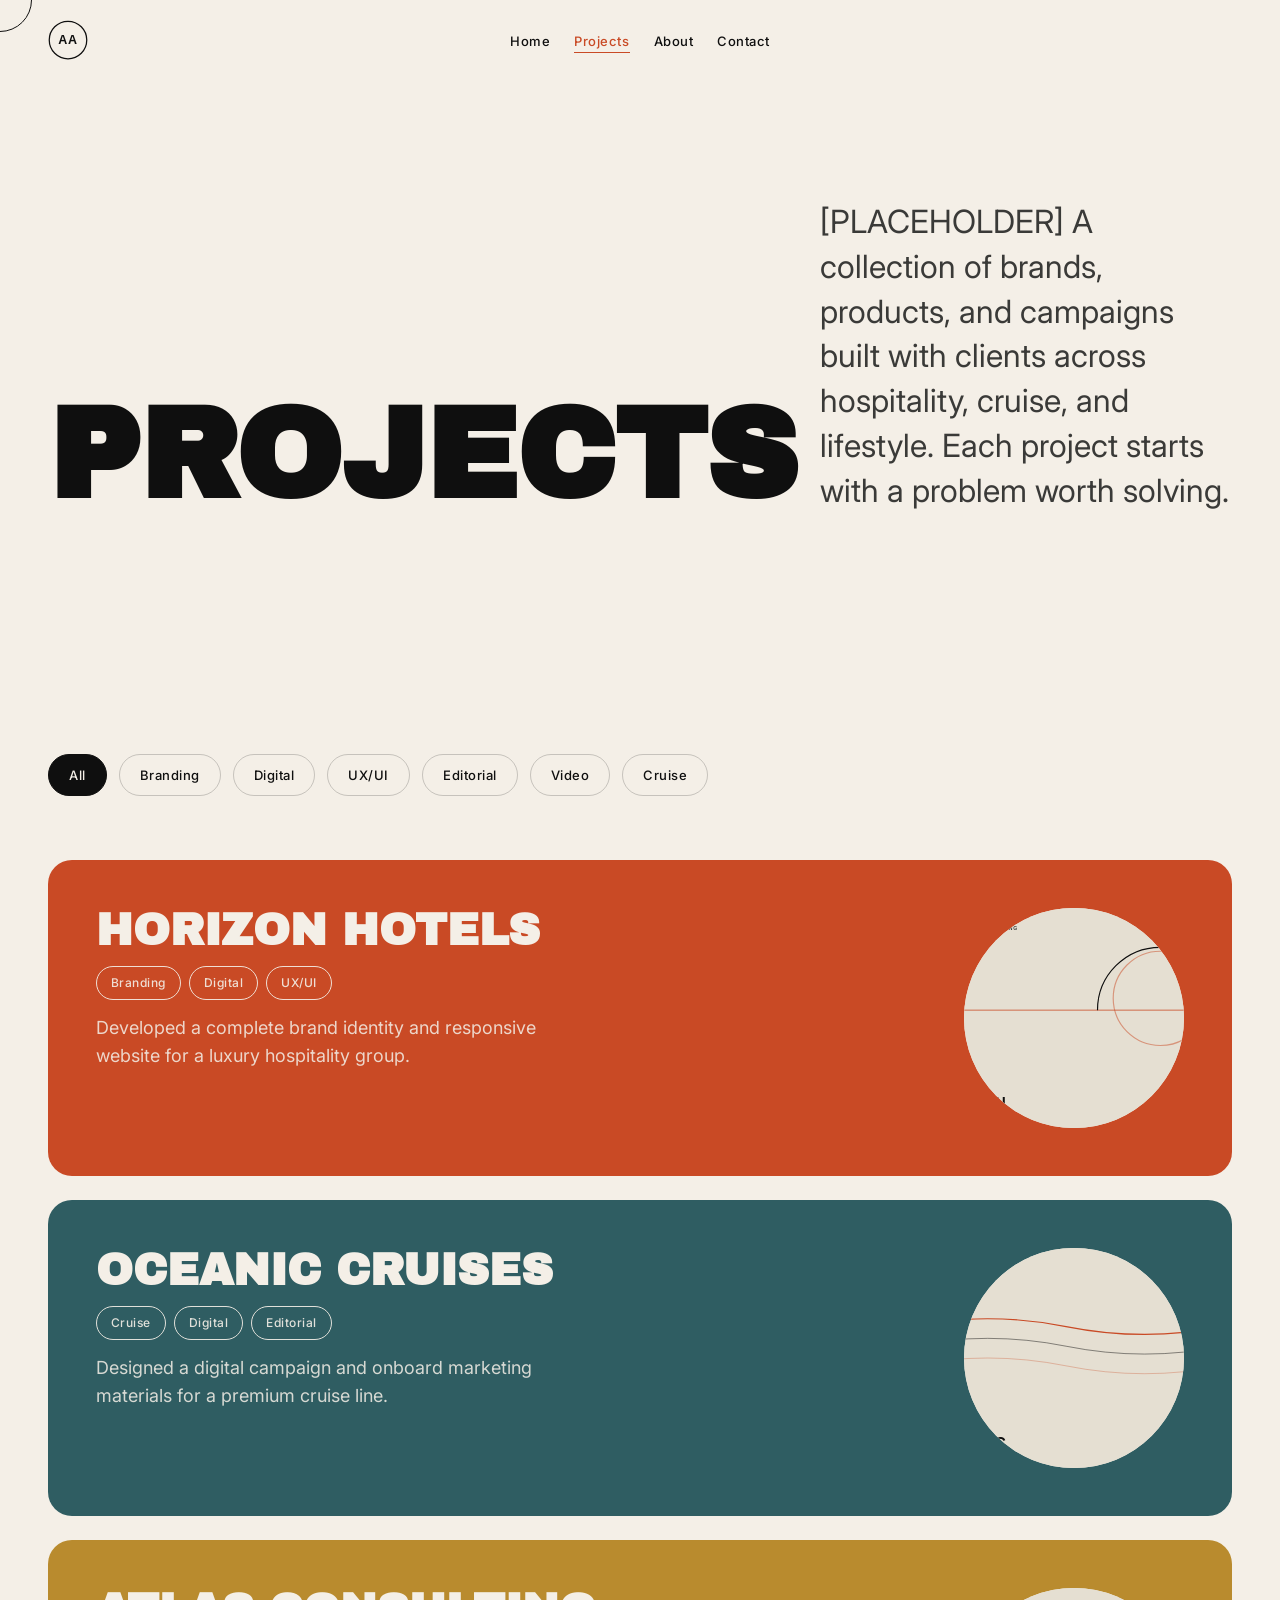
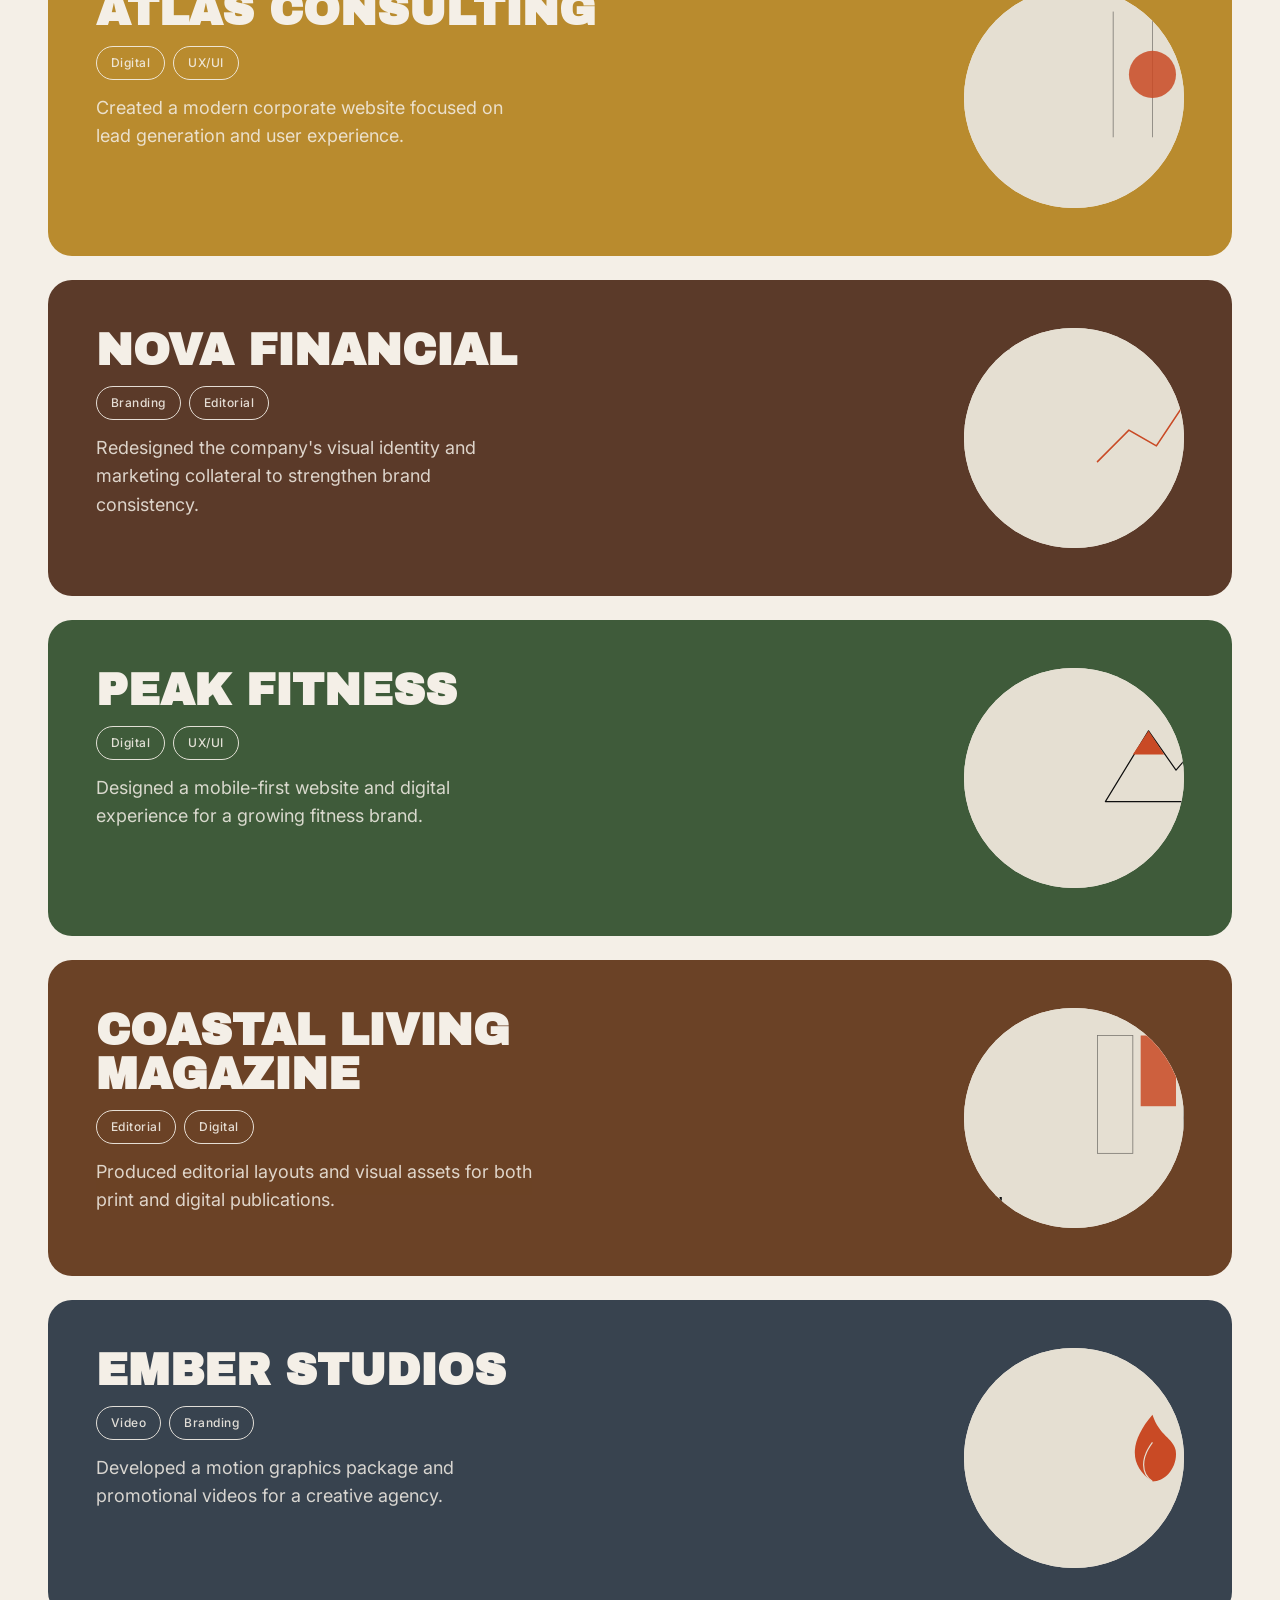
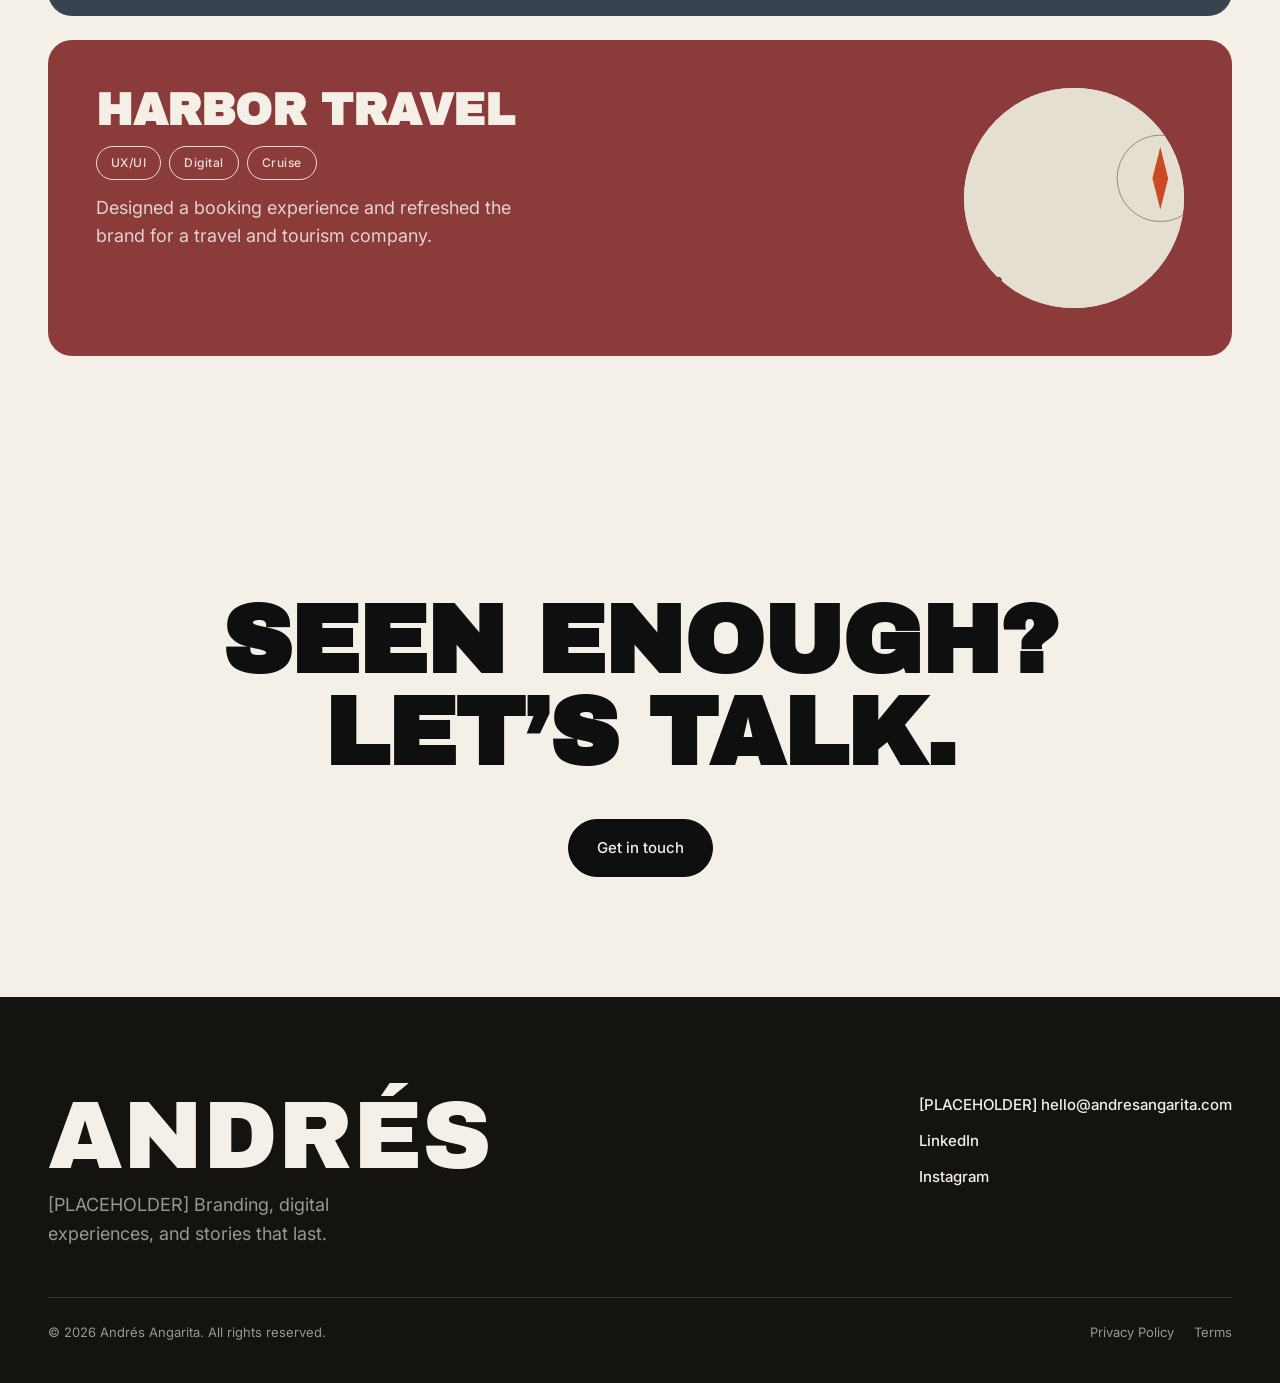
<file: projects.html>
<!DOCTYPE html>
<html lang="en">
<head>
<meta charset="UTF-8">
<meta name="viewport" content="width=device-width, initial-scale=1.0">
<title>Projects — Andrés Angarita</title>
<meta name="description" content="[PLACEHOLDER] Selected branding, digital, UX/UI, editorial, video, and cruise industry work by Andrés Angarita.">
<link rel="icon" type="image/svg+xml" href="favicon.svg">
<link rel="stylesheet" href="styles.css">
</head>
<body>
<a class="skip-link" href="#main">Skip to content</a>

<header class="site-header">
  <div class="container">
    <div class="header-left">
      <a href="index.html" class="logo-mark" aria-label="Andrés Angarita — Home">
        <img src="assets/logo-mark.svg" alt="[PLACEHOLDER] Andrés Angarita logo">
      </a>
    </div>

    <nav class="primary-nav" aria-label="Primary">
      <ul>
        <li><a href="index.html">Home</a></li>
        <li><a href="projects.html" class="is-active" aria-current="page">Projects</a></li>
        <li><a href="about.html">About</a></li>
        <li><a href="#contact">Contact</a></li>
      </ul>
    </nav>

    <button class="nav-toggle" aria-label="Toggle menu" aria-expanded="false" aria-controls="nav-overlay">
      <span></span><span></span><span></span>
    </button>
  </div>
</header>

<div class="nav-overlay" id="nav-overlay">
  <nav aria-label="Mobile primary">
    <ul>
      <li><a href="index.html">Home</a></li>
      <li><a href="projects.html">Projects</a></li>
      <li><a href="about.html">About</a></li>
      <li><a href="#contact">Contact</a></li>
    </ul>
  </nav>
</div>

<main id="main">

  <section class="page-title-section">
    <div class="container">
      <div class="page-title reveal">
        <h1 class="display-xl" style="font-size: clamp(48px, 10vw, 140px);">Projects</h1>
        <p class="lede text-secondary">[PLACEHOLDER] A collection of brands, products, and campaigns built with clients across hospitality, cruise, and lifestyle. Each project starts with a problem worth solving.</p>
      </div>
    </div>
  </section>

  <section class="projects-listing">
    <div class="container">

      <div class="filter-chips reveal" role="group" aria-label="Filter projects by category">
        <button class="chip is-active" type="button" data-filter="all" aria-pressed="true">All</button>
        <button class="chip" type="button" data-filter="branding" aria-pressed="false">Branding</button>
        <button class="chip" type="button" data-filter="digital" aria-pressed="false">Digital</button>
        <button class="chip" type="button" data-filter="ux/ui" aria-pressed="false">UX/UI</button>
        <button class="chip" type="button" data-filter="editorial" aria-pressed="false">Editorial</button>
        <button class="chip" type="button" data-filter="video" aria-pressed="false">Video</button>
        <button class="chip" type="button" data-filter="cruise" aria-pressed="false">Cruise</button>
      </div>

      <ul class="project-list reveal">

        <li class="project-row" data-tags="branding digital ux/ui">
          <a class="project-row__link" href="#">
            <div class="project-row__body">
              <h3 class="project-row__title">Horizon Hotels</h3>
              <ul class="project-row__tags">
              <li>Branding</li>
              <li>Digital</li>
              <li>UX/UI</li>
              </ul>
              <p class="project-row__desc">Developed a complete brand identity and responsive website for a luxury hospitality group.</p>
            </div>
            <div class="project-row__thumb">
              <img src="assets/placeholder-01.svg" alt="[PLACEHOLDER] Horizon Hotels project thumbnail">
            </div>
          </a>
        </li>

        <li class="project-row" data-tags="cruise digital editorial">
          <a class="project-row__link" href="#">
            <div class="project-row__body">
              <h3 class="project-row__title">Oceanic Cruises</h3>
              <ul class="project-row__tags">
              <li>Cruise</li>
              <li>Digital</li>
              <li>Editorial</li>
              </ul>
              <p class="project-row__desc">Designed a digital campaign and onboard marketing materials for a premium cruise line.</p>
            </div>
            <div class="project-row__thumb">
              <img src="assets/placeholder-02.svg" alt="[PLACEHOLDER] Oceanic Cruises project thumbnail">
            </div>
          </a>
        </li>

        <li class="project-row" data-tags="digital ux/ui">
          <a class="project-row__link" href="#">
            <div class="project-row__body">
              <h3 class="project-row__title">Atlas Consulting</h3>
              <ul class="project-row__tags">
              <li>Digital</li>
              <li>UX/UI</li>
              </ul>
              <p class="project-row__desc">Created a modern corporate website focused on lead generation and user experience.</p>
            </div>
            <div class="project-row__thumb">
              <img src="assets/placeholder-03.svg" alt="[PLACEHOLDER] Atlas Consulting project thumbnail">
            </div>
          </a>
        </li>

        <li class="project-row" data-tags="branding editorial">
          <a class="project-row__link" href="#">
            <div class="project-row__body">
              <h3 class="project-row__title">Nova Financial</h3>
              <ul class="project-row__tags">
              <li>Branding</li>
              <li>Editorial</li>
              </ul>
              <p class="project-row__desc">Redesigned the company's visual identity and marketing collateral to strengthen brand consistency.</p>
            </div>
            <div class="project-row__thumb">
              <img src="assets/placeholder-04.svg" alt="[PLACEHOLDER] Nova Financial project thumbnail">
            </div>
          </a>
        </li>

        <li class="project-row" data-tags="digital ux/ui">
          <a class="project-row__link" href="#">
            <div class="project-row__body">
              <h3 class="project-row__title">Peak Fitness</h3>
              <ul class="project-row__tags">
              <li>Digital</li>
              <li>UX/UI</li>
              </ul>
              <p class="project-row__desc">Designed a mobile-first website and digital experience for a growing fitness brand.</p>
            </div>
            <div class="project-row__thumb">
              <img src="assets/placeholder-05.svg" alt="[PLACEHOLDER] Peak Fitness project thumbnail">
            </div>
          </a>
        </li>

        <li class="project-row" data-tags="editorial digital">
          <a class="project-row__link" href="#">
            <div class="project-row__body">
              <h3 class="project-row__title">Coastal Living Magazine</h3>
              <ul class="project-row__tags">
              <li>Editorial</li>
              <li>Digital</li>
              </ul>
              <p class="project-row__desc">Produced editorial layouts and visual assets for both print and digital publications.</p>
            </div>
            <div class="project-row__thumb">
              <img src="assets/placeholder-06.svg" alt="[PLACEHOLDER] Coastal Living Magazine project thumbnail">
            </div>
          </a>
        </li>

        <li class="project-row" data-tags="video branding">
          <a class="project-row__link" href="#">
            <div class="project-row__body">
              <h3 class="project-row__title">Ember Studios</h3>
              <ul class="project-row__tags">
              <li>Video</li>
              <li>Branding</li>
              </ul>
              <p class="project-row__desc">Developed a motion graphics package and promotional videos for a creative agency.</p>
            </div>
            <div class="project-row__thumb">
              <img src="assets/placeholder-07.svg" alt="[PLACEHOLDER] Ember Studios project thumbnail">
            </div>
          </a>
        </li>

        <li class="project-row" data-tags="ux/ui digital cruise">
          <a class="project-row__link" href="#">
            <div class="project-row__body">
              <h3 class="project-row__title">Harbor Travel</h3>
              <ul class="project-row__tags">
              <li>UX/UI</li>
              <li>Digital</li>
              <li>Cruise</li>
              </ul>
              <p class="project-row__desc">Designed a booking experience and refreshed the brand for a travel and tourism company.</p>
            </div>
            <div class="project-row__thumb">
              <img src="assets/placeholder-08.svg" alt="[PLACEHOLDER] Harbor Travel project thumbnail">
            </div>
          </a>
        </li>

      </ul>
    </div>
  </section>

  <section class="closing-cta">
    <div class="container closing-cta">
      <h2 class="display-lg reveal">Seen enough? Let&rsquo;s talk.</h2>
      <div class="btn-row reveal">
        <a class="btn btn--primary" href="#contact">Get in touch</a>
      </div>
    </div>
  </section>

</main>

<footer class="site-footer" id="contact">
  <div class="container">
    <div class="site-footer__top">
      <div>
        <div class="footer-wordmark">Andrés</div>
        <p class="footer-tagline">[PLACEHOLDER] Branding, digital experiences, and stories that last.</p>
      </div>
      <div class="footer-links">
        <a href="mailto:hello@andresangarita.com">[PLACEHOLDER] hello@andresangarita.com</a>
        <a href="https://linkedin.com/in/placeholder" target="_blank" rel="noopener">LinkedIn</a>
        <a href="https://instagram.com/placeholder" target="_blank" rel="noopener">Instagram</a>
      </div>
    </div>
    <div class="site-footer__bottom">
      <span>&copy; 2026 Andrés Angarita. All rights reserved.</span>
      <div class="legal-links">
        <a href="#">Privacy Policy</a>
        <a href="#">Terms</a>
      </div>
    </div>
  </div>
</footer>

<script src="main.js"></script>
</body>
</html>
</file>
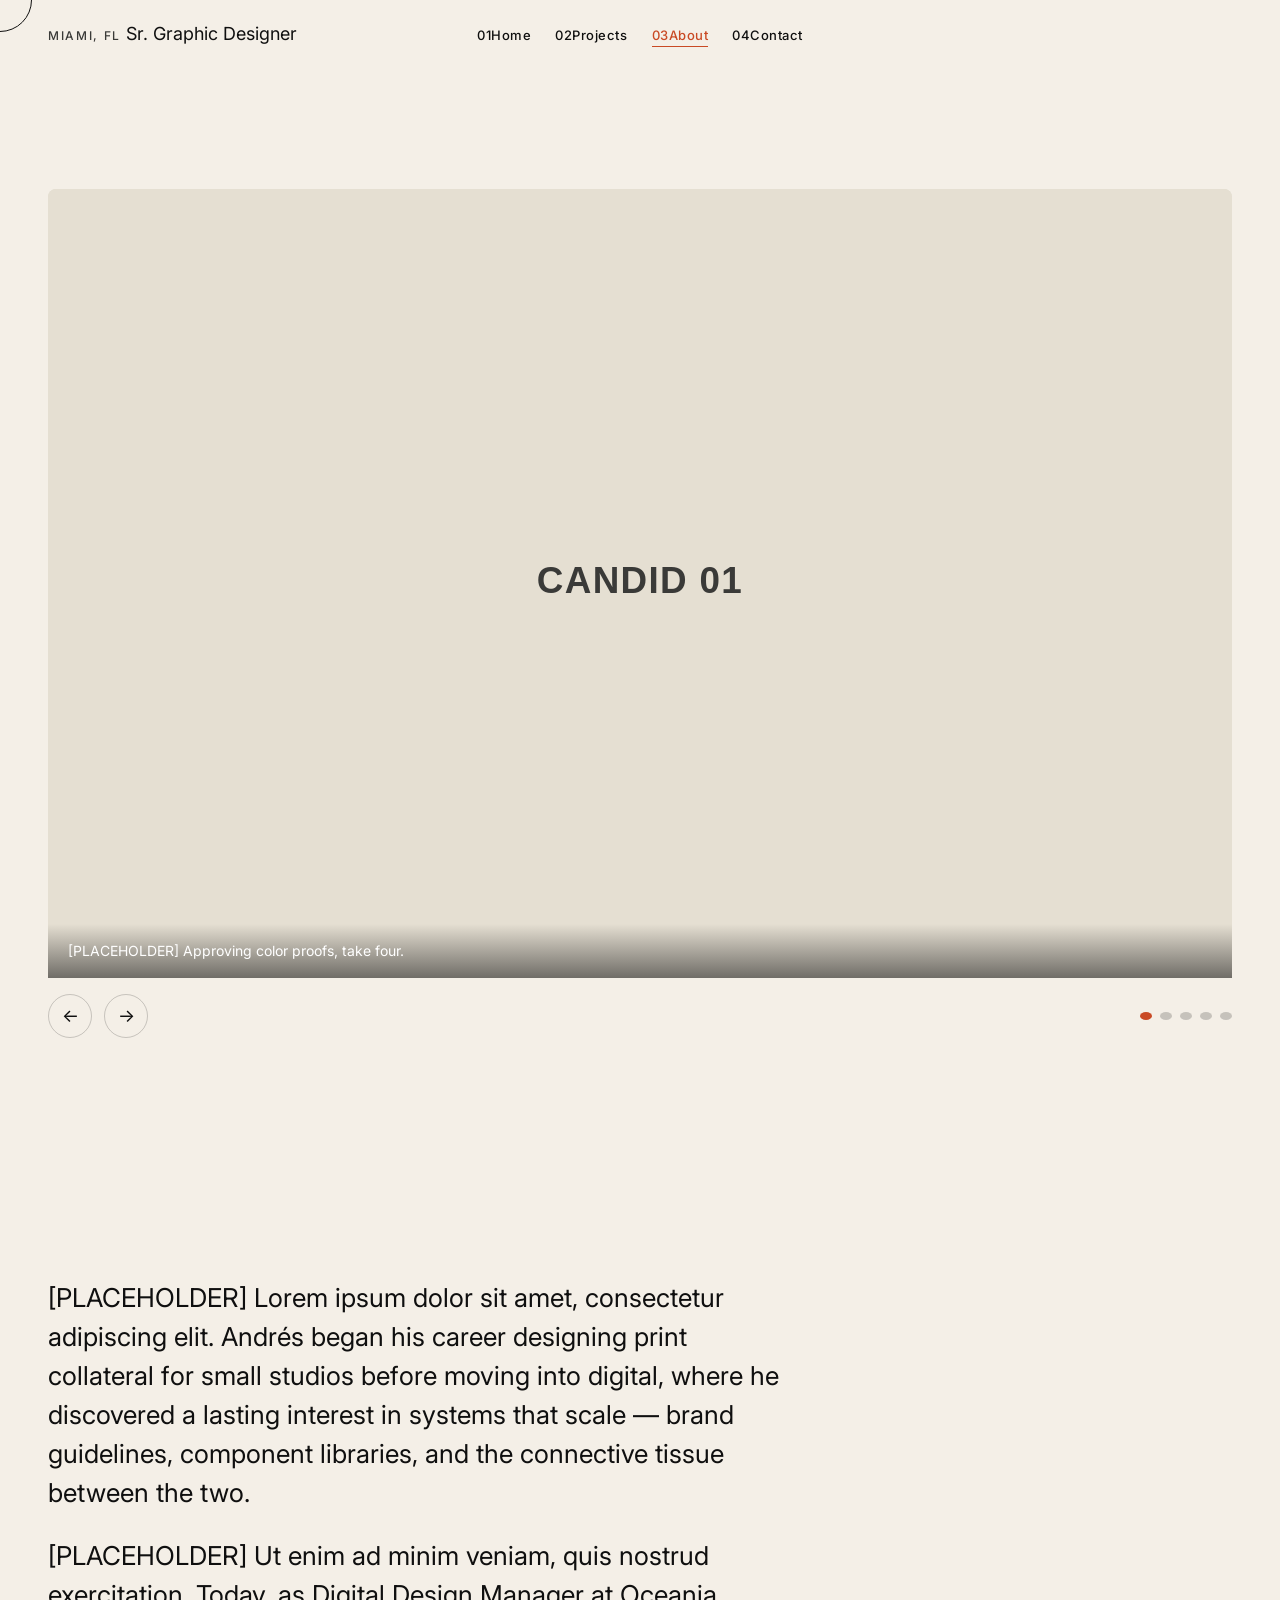
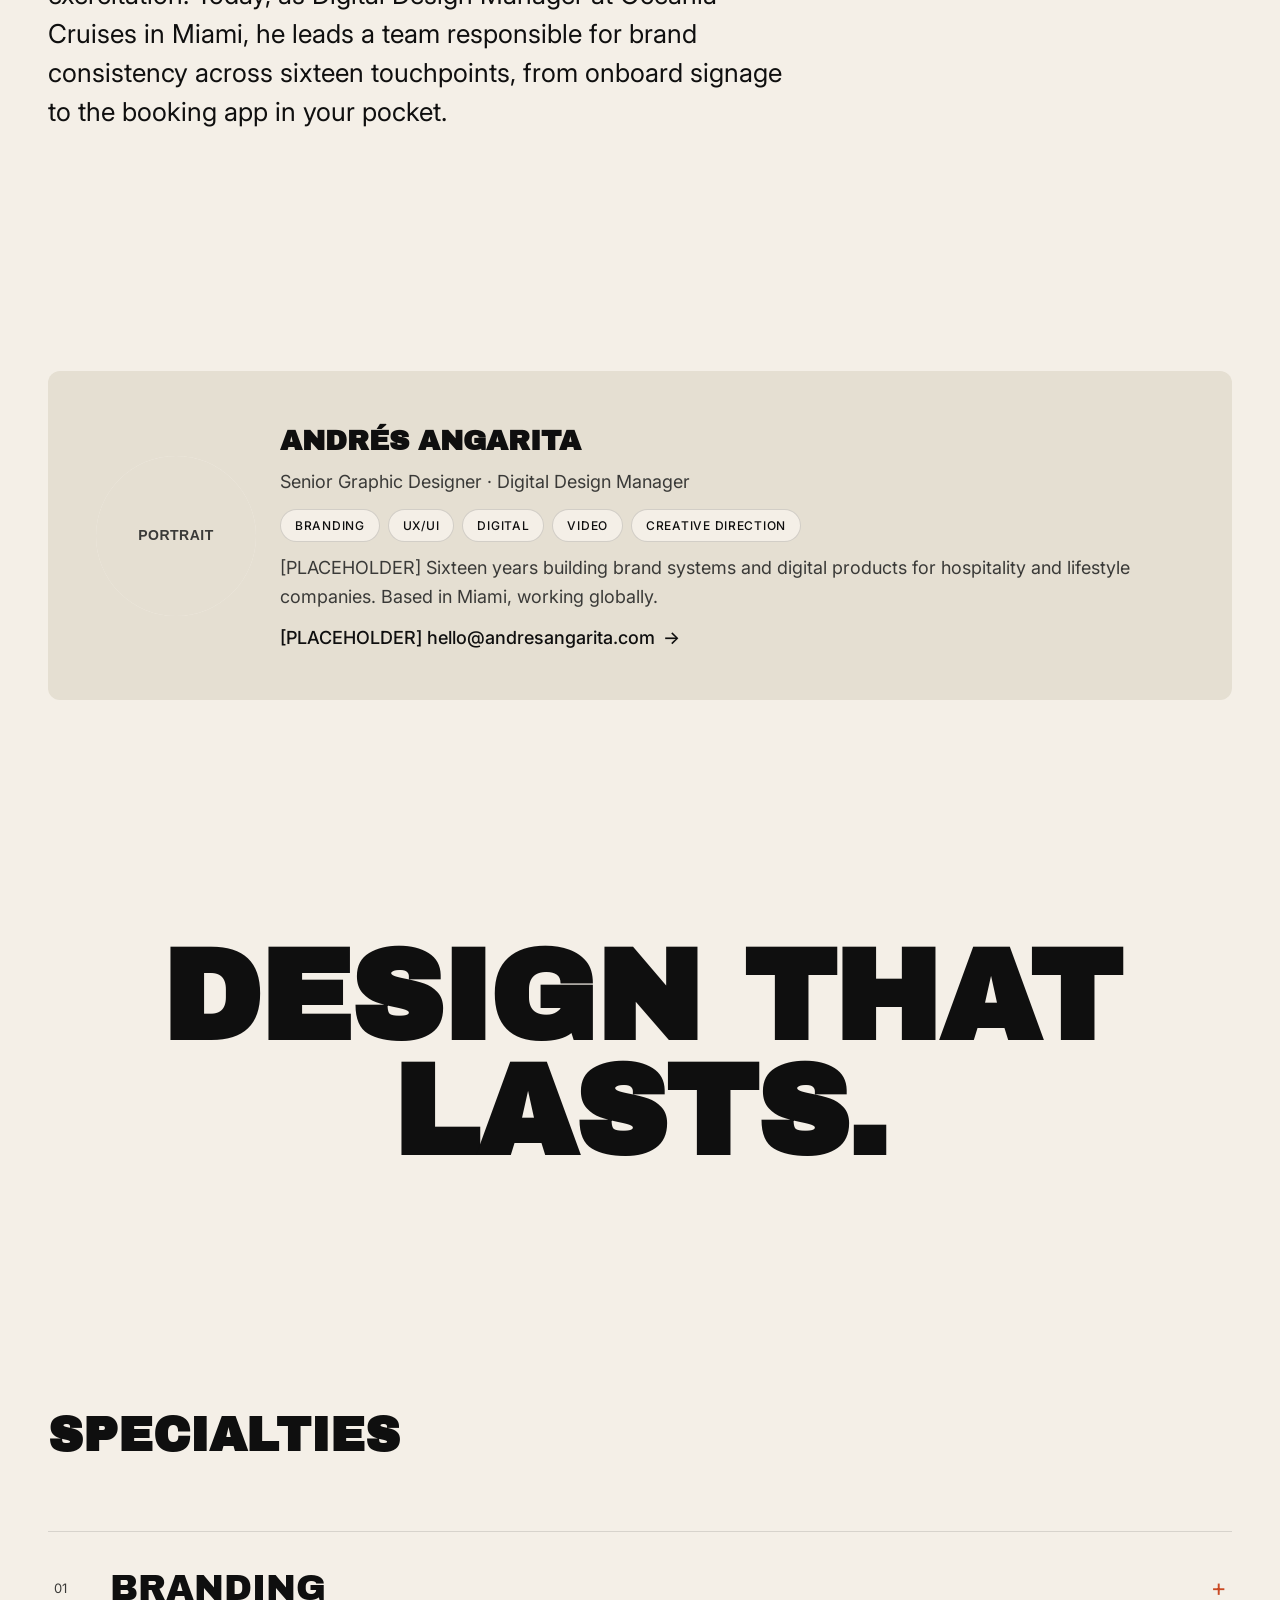
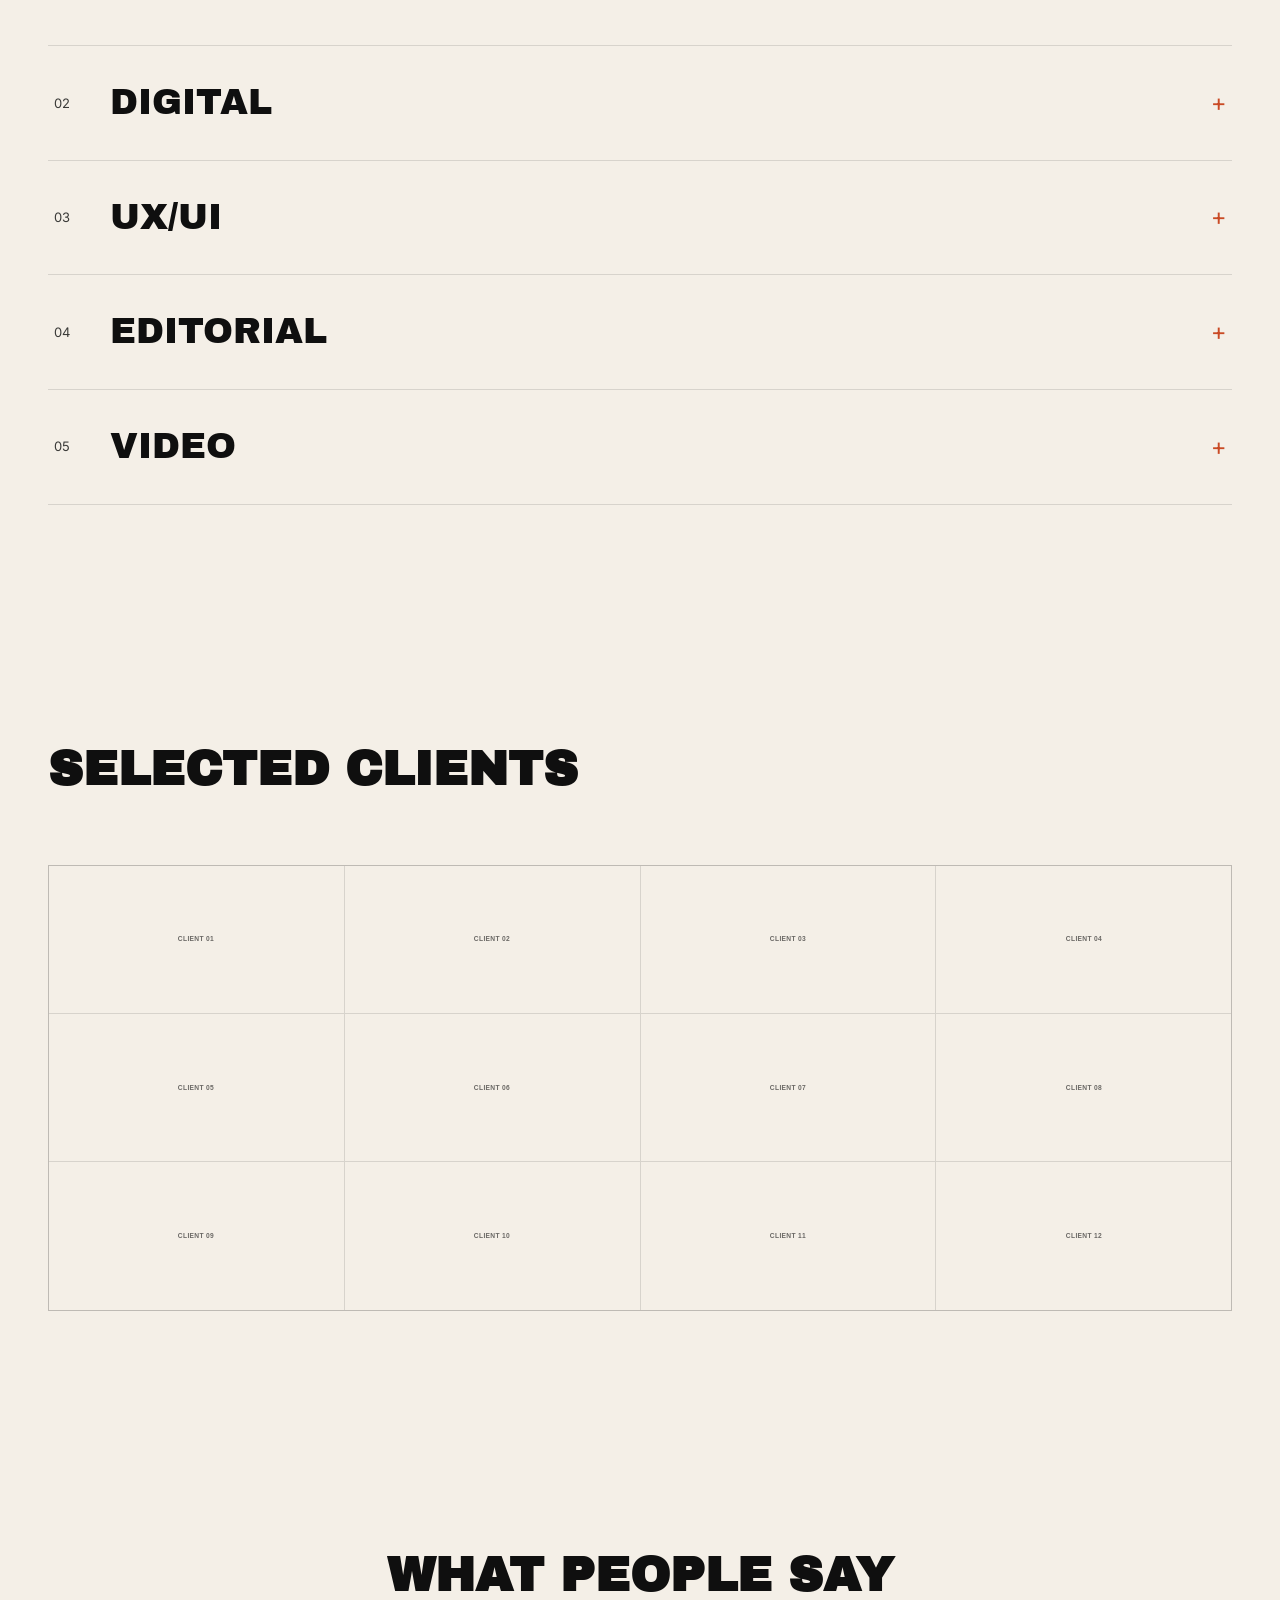
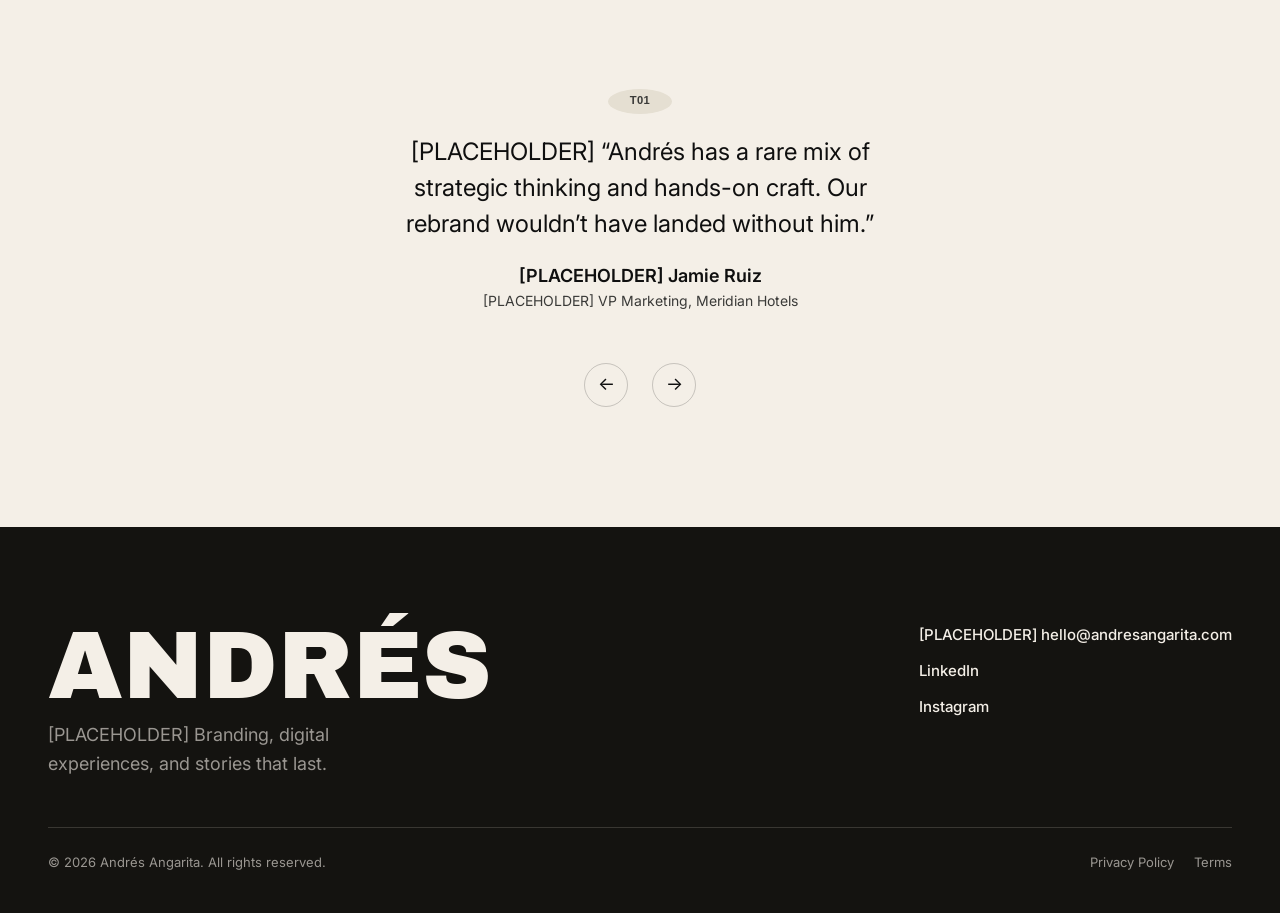
<file: portfoliosite/about.html>
<!DOCTYPE html>
<html lang="en">
<head>
<meta charset="UTF-8">
<meta name="viewport" content="width=device-width, initial-scale=1.0">
<title>About — Andrés Angarita</title>
<meta name="description" content="[PLACEHOLDER] Sixteen years of branding, digital design, and creative direction. Meet Andrés Angarita, Senior Graphic Designer and Digital Design Manager based in Miami.">
<link rel="icon" type="image/svg+xml" href="/favicon.svg">
<link rel="stylesheet" href="/styles.css">
</head>
<body>
<a class="skip-link" href="#main">Skip to content</a>

<header class="site-header">
  <div class="container">
    <div class="address-block">
      <span class="meta-label">Miami, FL</span>
      <span>Sr. Graphic Designer</span>
    </div>

    <nav class="primary-nav" aria-label="Primary">
      <ul>
        <li><a href="index.html"><span class="num">01</span>Home</a></li>
        <li><a href="projects.html"><span class="num">02</span>Projects</a></li>
        <li><a href="about.html" class="is-active" aria-current="page"><span class="num">03</span>About</a></li>
        <li><a href="#contact"><span class="num">04</span>Contact</a></li>
      </ul>
    </nav>

    <button class="nav-toggle" aria-label="Toggle menu" aria-expanded="false" aria-controls="nav-overlay">
      <span></span><span></span><span></span>
    </button>
  </div>
</header>

<div class="nav-overlay" id="nav-overlay">
  <nav aria-label="Mobile primary">
    <ul>
      <li><a href="index.html"><span class="num">01</span>Home</a></li>
      <li><a href="projects.html"><span class="num">02</span>Projects</a></li>
      <li><a href="about.html"><span class="num">03</span>About</a></li>
      <li><a href="#contact"><span class="num">04</span>Contact</a></li>
    </ul>
  </nav>
</div>

<main id="main">

  <section class="photo-carousel">
    <div class="container">
      <div class="carousel" data-slider>
        <div class="carousel__track">

          <div class="carousel__slide is-active">
            <img src="/assets/placeholder-candid-01.svg" alt="[PLACEHOLDER] Candid photo of Andrés reviewing print proofs">
            <p class="carousel__caption">[PLACEHOLDER] Approving color proofs, take four.</p>
          </div>

          <div class="carousel__slide">
            <img src="/assets/placeholder-candid-02.svg" alt="[PLACEHOLDER] Candid photo of Andrés sketching concepts">
            <p class="carousel__caption">[PLACEHOLDER] Sketchbook, coffee, repeat.</p>
          </div>

          <div class="carousel__slide">
            <img src="/assets/placeholder-candid-03.svg" alt="[PLACEHOLDER] Candid photo of Andrés presenting to a team">
            <p class="carousel__caption">[PLACEHOLDER] Pitching the rebrand, slide 12 of 40.</p>
          </div>

          <div class="carousel__slide">
            <img src="/assets/placeholder-candid-04.svg" alt="[PLACEHOLDER] Candid photo of Andrés aboard a cruise ship">
            <p class="carousel__caption">[PLACEHOLDER] Research trip, not a vacation. Mostly.</p>
          </div>

          <div class="carousel__slide">
            <img src="/assets/placeholder-candid-05.svg" alt="[PLACEHOLDER] Candid photo of Andrés laughing with the design team">
            <p class="carousel__caption">[PLACEHOLDER] The team, mid inside-joke.</p>
          </div>

        </div>

        <div class="carousel__controls">
          <div class="carousel__arrows">
            <button class="carousel__arrow carousel__arrow--prev" type="button" aria-label="Previous photo">←</button>
            <button class="carousel__arrow carousel__arrow--next" type="button" aria-label="Next photo">→</button>
          </div>
          <div class="carousel__dots"></div>
        </div>
      </div>
    </div>
  </section>

  <section class="about-intro">
    <div class="container">
      <div class="reveal" style="max-width: 68ch;">
        <p style="font-size: clamp(20px, 2.6vw, 26px); line-height: 1.5;">[PLACEHOLDER] Lorem ipsum dolor sit amet, consectetur adipiscing elit. Andrés began his career designing print collateral for small studios before moving into digital, where he discovered a lasting interest in systems that scale &mdash; brand guidelines, component libraries, and the connective tissue between the two.</p>
        <p style="font-size: clamp(20px, 2.6vw, 26px); line-height: 1.5; margin-top: 24px;">[PLACEHOLDER] Ut enim ad minim veniam, quis nostrud exercitation. Today, as Digital Design Manager at Oceania Cruises in Miami, he leads a team responsible for brand consistency across sixteen touchpoints, from onboard signage to the booking app in your pocket.</p>
      </div>
    </div>
  </section>

  <section class="profile-card-section">
    <div class="container">
      <div class="profile-card reveal">
        <div class="profile-card__portrait">
          <img src="/assets/placeholder-portrait.svg" alt="[PLACEHOLDER] Portrait of Andrés Angarita">
        </div>
        <div class="profile-card__body">
          <h3>Andrés Angarita</h3>
          <p class="text-secondary">Senior Graphic Designer &middot; Digital Design Manager</p>
          <ul class="tag-list">
            <li>Branding</li>
            <li>UX/UI</li>
            <li>Digital</li>
            <li>Video</li>
            <li>Creative Direction</li>
          </ul>
          <p class="text-secondary">[PLACEHOLDER] Sixteen years building brand systems and digital products for hospitality and lifestyle companies. Based in Miami, working globally.</p>
          <p style="margin-top: 12px;"><a class="link-arrow" href="mailto:hello@andresangarita.com">[PLACEHOLDER] hello@andresangarita.com <span class="arrow">→</span></a></p>
        </div>
      </div>
    </div>
  </section>

  <section class="manifesto">
    <div class="container">
      <h2 class="display-xl reveal">Design that lasts.</h2>
    </div>
  </section>

  <section class="specialties">
    <div class="container">
      <div class="section-head reveal">
        <h2 class="display-md">Specialties</h2>
      </div>

      <div class="accordion reveal">

        <div class="accordion__item">
          <button class="accordion__trigger" aria-expanded="false" aria-controls="panel-branding">
            <span class="accordion__number">01</span>
            <span class="accordion__label">Branding</span>
            <span class="accordion__icon">+</span>
          </button>
          <div class="accordion__panel" id="panel-branding">
            <div class="accordion__panel-inner">
              <ul>
                <li>[PLACEHOLDER] Logo &amp; identity systems</li>
                <li>[PLACEHOLDER] Brand guidelines</li>
                <li>[PLACEHOLDER] Naming &amp; verbal identity</li>
                <li>[PLACEHOLDER] Packaging design</li>
              </ul>
            </div>
          </div>
        </div>

        <div class="accordion__item">
          <button class="accordion__trigger" aria-expanded="false" aria-controls="panel-digital">
            <span class="accordion__number">02</span>
            <span class="accordion__label">Digital</span>
            <span class="accordion__icon">+</span>
          </button>
          <div class="accordion__panel" id="panel-digital">
            <div class="accordion__panel-inner">
              <ul>
                <li>[PLACEHOLDER] Web design &amp; art direction</li>
                <li>[PLACEHOLDER] Email &amp; lifecycle campaigns</li>
                <li>[PLACEHOLDER] Social content systems</li>
                <li>[PLACEHOLDER] Design systems &amp; component libraries</li>
              </ul>
            </div>
          </div>
        </div>

        <div class="accordion__item">
          <button class="accordion__trigger" aria-expanded="false" aria-controls="panel-uxui">
            <span class="accordion__number">03</span>
            <span class="accordion__label">UX/UI</span>
            <span class="accordion__icon">+</span>
          </button>
          <div class="accordion__panel" id="panel-uxui">
            <div class="accordion__panel-inner">
              <ul>
                <li>[PLACEHOLDER] Product &amp; app design</li>
                <li>[PLACEHOLDER] User flows &amp; wireframes</li>
                <li>[PLACEHOLDER] Usability testing</li>
                <li>[PLACEHOLDER] Prototyping</li>
              </ul>
            </div>
          </div>
        </div>

        <div class="accordion__item">
          <button class="accordion__trigger" aria-expanded="false" aria-controls="panel-editorial">
            <span class="accordion__number">04</span>
            <span class="accordion__label">Editorial</span>
            <span class="accordion__icon">+</span>
          </button>
          <div class="accordion__panel" id="panel-editorial">
            <div class="accordion__panel-inner">
              <ul>
                <li>[PLACEHOLDER] Print layout &amp; typesetting</li>
                <li>[PLACEHOLDER] Magazine &amp; publication design</li>
                <li>[PLACEHOLDER] Photo direction</li>
                <li>[PLACEHOLDER] Long-form content design</li>
              </ul>
            </div>
          </div>
        </div>

        <div class="accordion__item">
          <button class="accordion__trigger" aria-expanded="false" aria-controls="panel-video">
            <span class="accordion__number">05</span>
            <span class="accordion__label">Video</span>
            <span class="accordion__icon">+</span>
          </button>
          <div class="accordion__panel" id="panel-video">
            <div class="accordion__panel-inner">
              <ul>
                <li>[PLACEHOLDER] Campaign &amp; brand films</li>
                <li>[PLACEHOLDER] Motion graphics</li>
                <li>[PLACEHOLDER] Social &amp; short-form edits</li>
                <li>[PLACEHOLDER] Storyboarding</li>
              </ul>
            </div>
          </div>
        </div>

      </div>
    </div>
  </section>

  <section class="clients">
    <div class="container">
      <div class="section-head reveal">
        <h2 class="display-md">Selected clients</h2>
      </div>
      <div class="clients-grid reveal">
        <div class="clients-grid__cell"><img src="/assets/placeholder-logo-01.svg" alt="[PLACEHOLDER] Client 01 logo"></div>
        <div class="clients-grid__cell"><img src="/assets/placeholder-logo-02.svg" alt="[PLACEHOLDER] Client 02 logo"></div>
        <div class="clients-grid__cell"><img src="/assets/placeholder-logo-03.svg" alt="[PLACEHOLDER] Client 03 logo"></div>
        <div class="clients-grid__cell"><img src="/assets/placeholder-logo-04.svg" alt="[PLACEHOLDER] Client 04 logo"></div>
        <div class="clients-grid__cell"><img src="/assets/placeholder-logo-05.svg" alt="[PLACEHOLDER] Client 05 logo"></div>
        <div class="clients-grid__cell"><img src="/assets/placeholder-logo-06.svg" alt="[PLACEHOLDER] Client 06 logo"></div>
        <div class="clients-grid__cell"><img src="/assets/placeholder-logo-07.svg" alt="[PLACEHOLDER] Client 07 logo"></div>
        <div class="clients-grid__cell"><img src="/assets/placeholder-logo-08.svg" alt="[PLACEHOLDER] Client 08 logo"></div>
        <div class="clients-grid__cell"><img src="/assets/placeholder-logo-09.svg" alt="[PLACEHOLDER] Client 09 logo"></div>
        <div class="clients-grid__cell"><img src="/assets/placeholder-logo-10.svg" alt="[PLACEHOLDER] Client 10 logo"></div>
        <div class="clients-grid__cell"><img src="/assets/placeholder-logo-11.svg" alt="[PLACEHOLDER] Client 11 logo"></div>
        <div class="clients-grid__cell"><img src="/assets/placeholder-logo-12.svg" alt="[PLACEHOLDER] Client 12 logo"></div>
      </div>
    </div>
  </section>

  <section class="testimonials-section">
    <div class="container">
      <div class="section-head reveal">
        <h2 class="display-md center" style="width:100%; text-align:center;">What people say</h2>
      </div>

      <div class="testimonials reveal" data-slider>
        <div class="testimonials__track">

          <blockquote class="testimonial-slide is-active">
            <div class="testimonial-slide__photo">
              <img src="/assets/placeholder-testimonial-01.svg" alt="[PLACEHOLDER] Portrait of testimonial author one">
            </div>
            <p class="testimonial-slide__quote">[PLACEHOLDER] &ldquo;Andrés has a rare mix of strategic thinking and hands-on craft. Our rebrand wouldn&rsquo;t have landed without him.&rdquo;</p>
            <footer>
              <p class="testimonial-slide__name">[PLACEHOLDER] Jamie Ruiz</p>
              <p class="testimonial-slide__company">[PLACEHOLDER] VP Marketing, Meridian Hotels</p>
            </footer>
          </blockquote>

          <blockquote class="testimonial-slide">
            <div class="testimonial-slide__photo">
              <img src="/assets/placeholder-testimonial-02.svg" alt="[PLACEHOLDER] Portrait of testimonial author two">
            </div>
            <p class="testimonial-slide__quote">[PLACEHOLDER] &ldquo;He translated a complicated brief into something our whole team could rally around in a single workshop.&rdquo;</p>
            <footer>
              <p class="testimonial-slide__name">[PLACEHOLDER] Priya Shah</p>
              <p class="testimonial-slide__company">[PLACEHOLDER] Product Lead, Regatta</p>
            </footer>
          </blockquote>

          <blockquote class="testimonial-slide">
            <div class="testimonial-slide__photo">
              <img src="/assets/placeholder-testimonial-03.svg" alt="[PLACEHOLDER] Portrait of testimonial author three">
            </div>
            <p class="testimonial-slide__quote">[PLACEHOLDER] &ldquo;Calm under pressure, obsessive about details, and genuinely fun to work with. Rare combination.&rdquo;</p>
            <footer>
              <p class="testimonial-slide__name">[PLACEHOLDER] Marcus Lee</p>
              <p class="testimonial-slide__company">[PLACEHOLDER] Creative Director, Fernweh Coffee Co.</p>
            </footer>
          </blockquote>

        </div>

        <div class="testimonials__controls">
          <button class="carousel__arrow testimonials__arrow--prev" type="button" aria-label="Previous testimonial">←</button>
          <button class="carousel__arrow testimonials__arrow--next" type="button" aria-label="Next testimonial">→</button>
        </div>
      </div>
    </div>
  </section>

</main>

<footer class="site-footer" id="contact">
  <div class="container">
    <div class="site-footer__top">
      <div>
        <div class="footer-wordmark">Andrés</div>
        <p class="footer-tagline">[PLACEHOLDER] Branding, digital experiences, and stories that last.</p>
      </div>
      <div class="footer-links">
        <a href="mailto:hello@andresangarita.com">[PLACEHOLDER] hello@andresangarita.com</a>
        <a href="https://linkedin.com/in/placeholder" target="_blank" rel="noopener">LinkedIn</a>
        <a href="https://instagram.com/placeholder" target="_blank" rel="noopener">Instagram</a>
      </div>
    </div>
    <div class="site-footer__bottom">
      <span>&copy; 2026 Andrés Angarita. All rights reserved.</span>
      <div class="legal-links">
        <a href="#">Privacy Policy</a>
        <a href="#">Terms</a>
      </div>
    </div>
  </div>
</footer>

<script src="/main.js"></script>
</body>
</html>
</file>
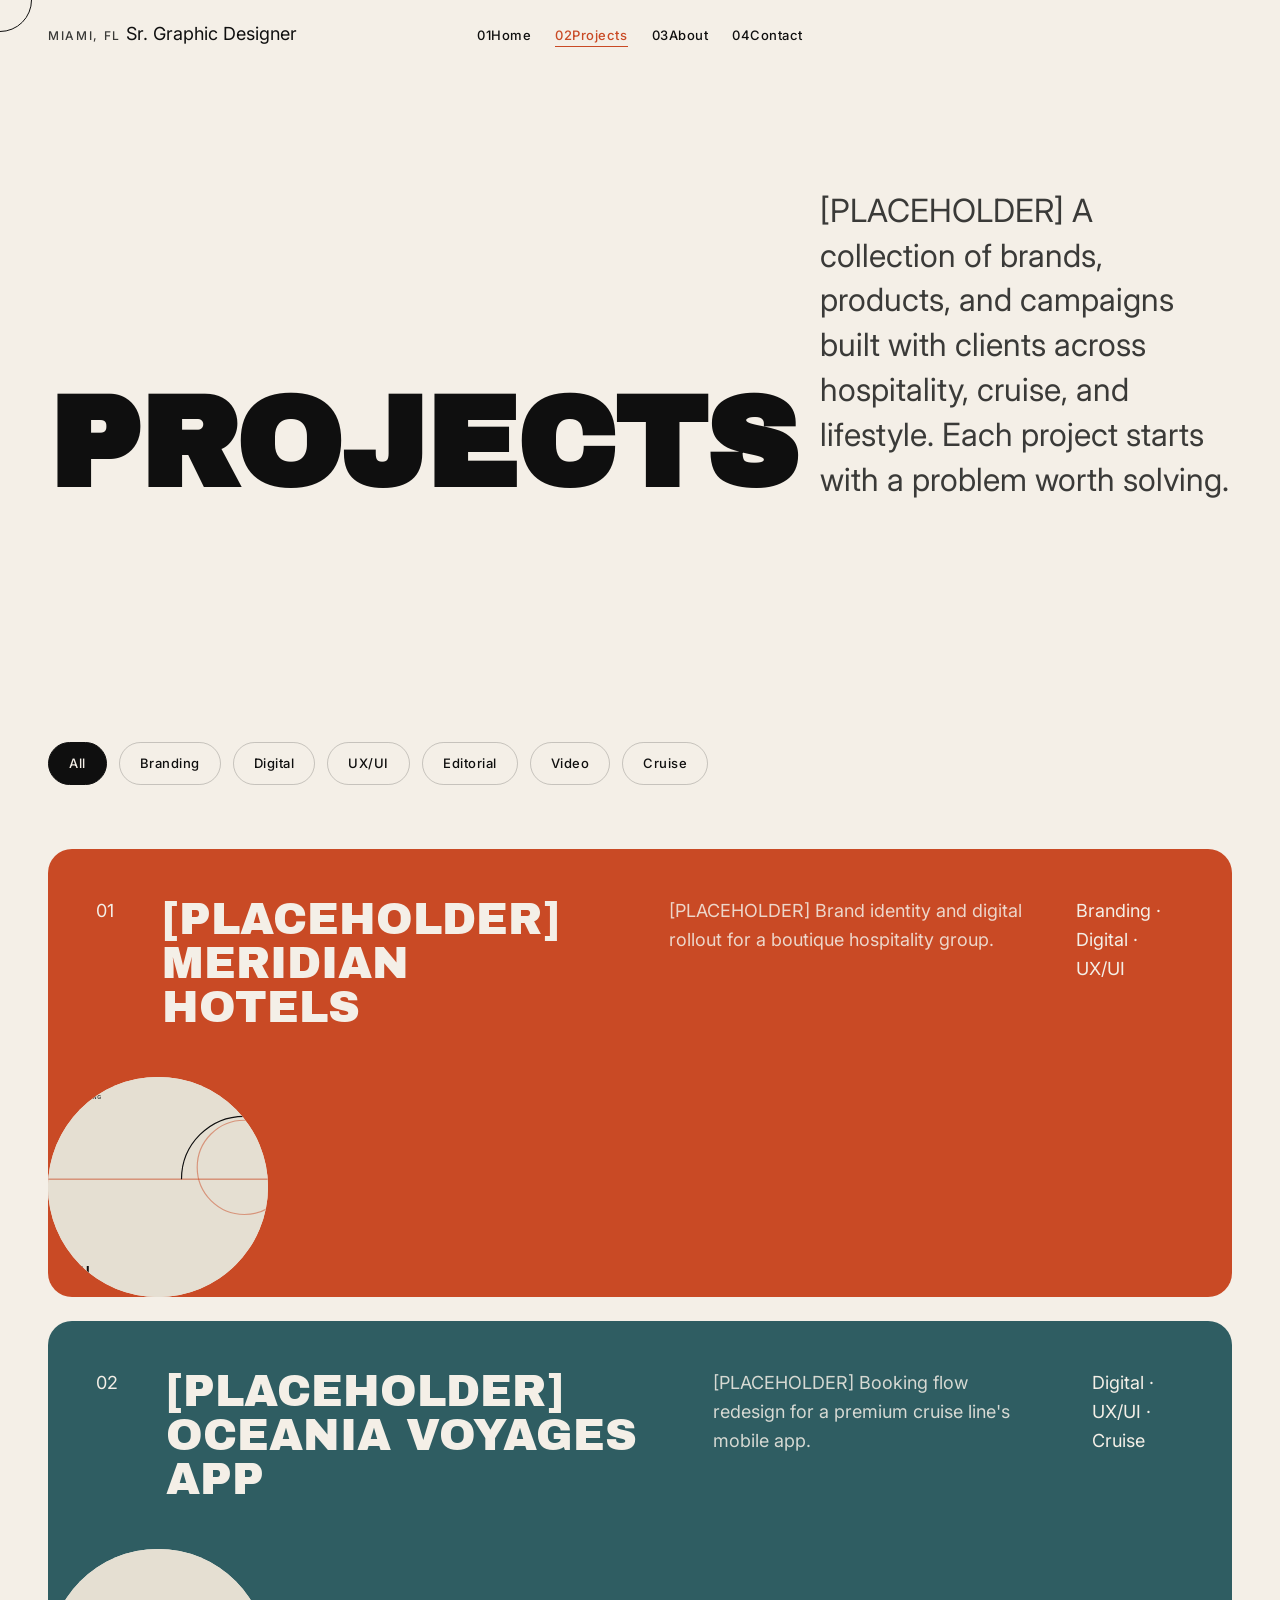
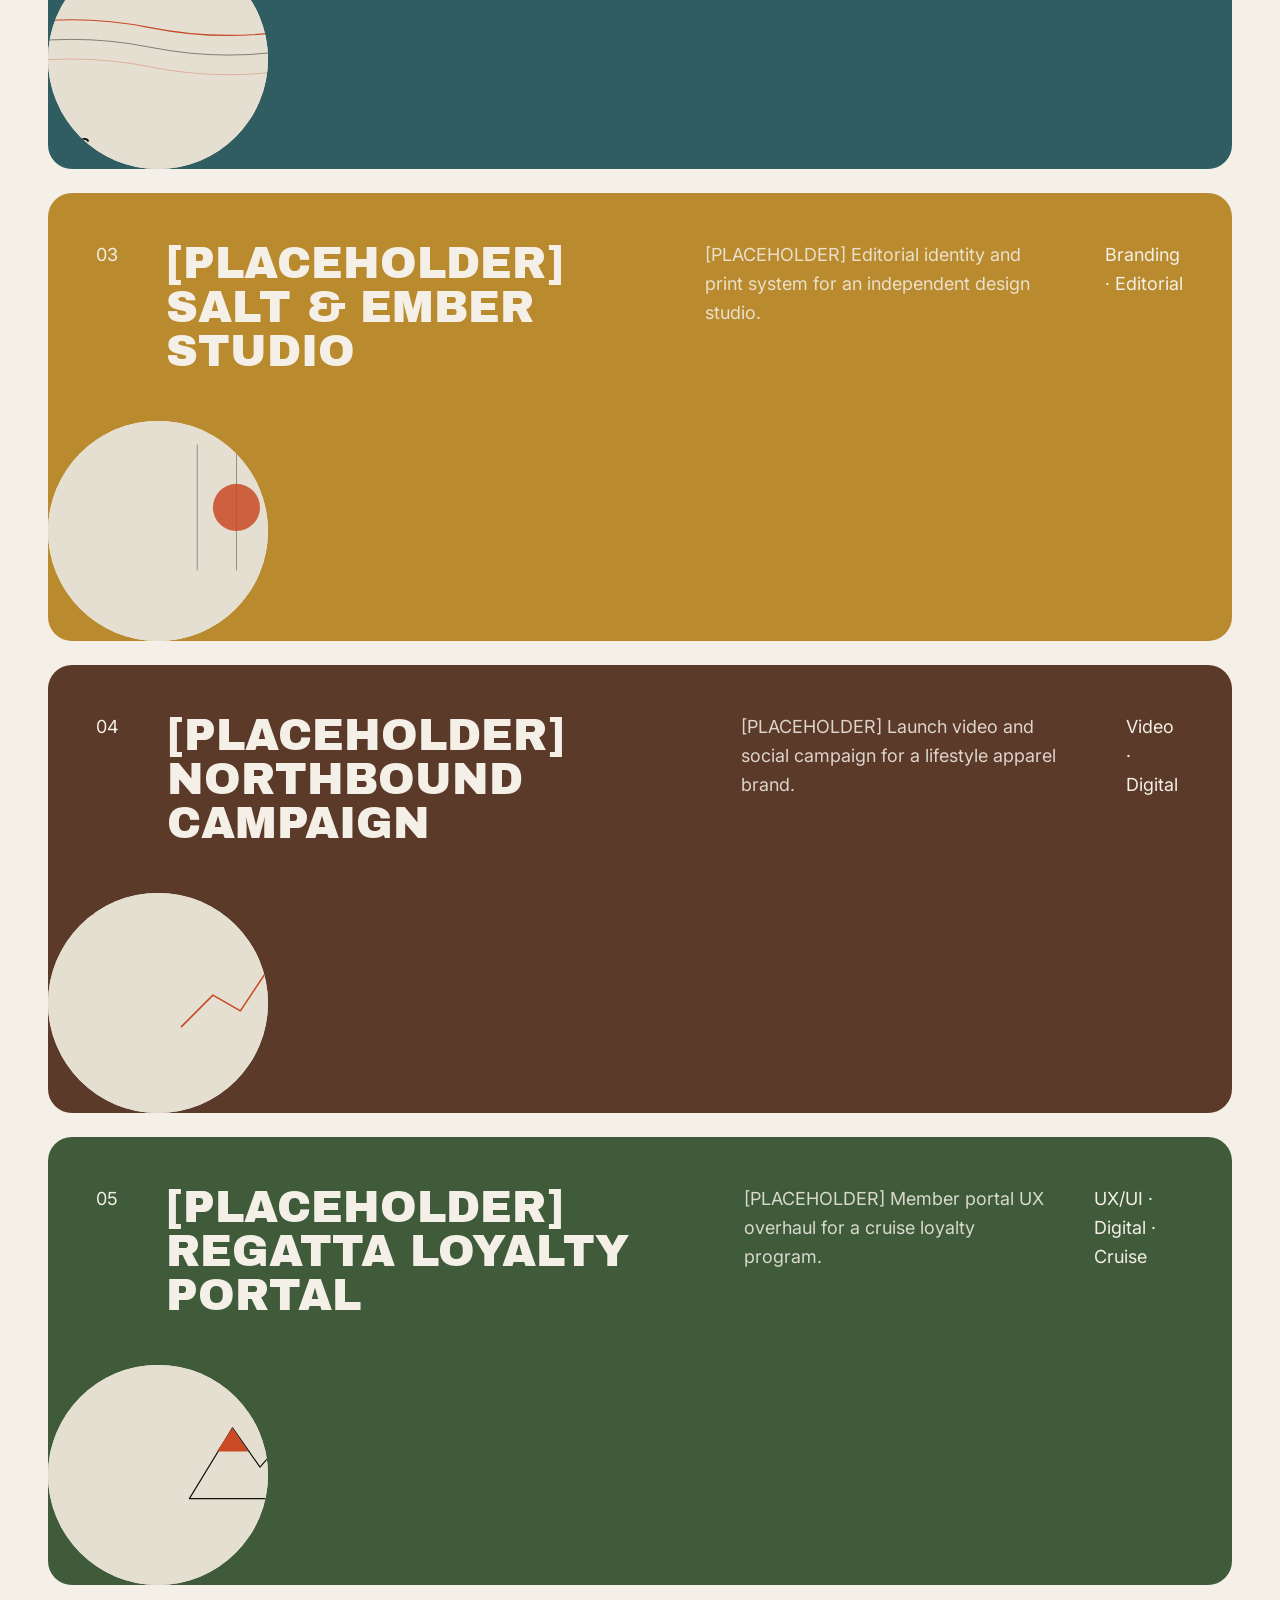
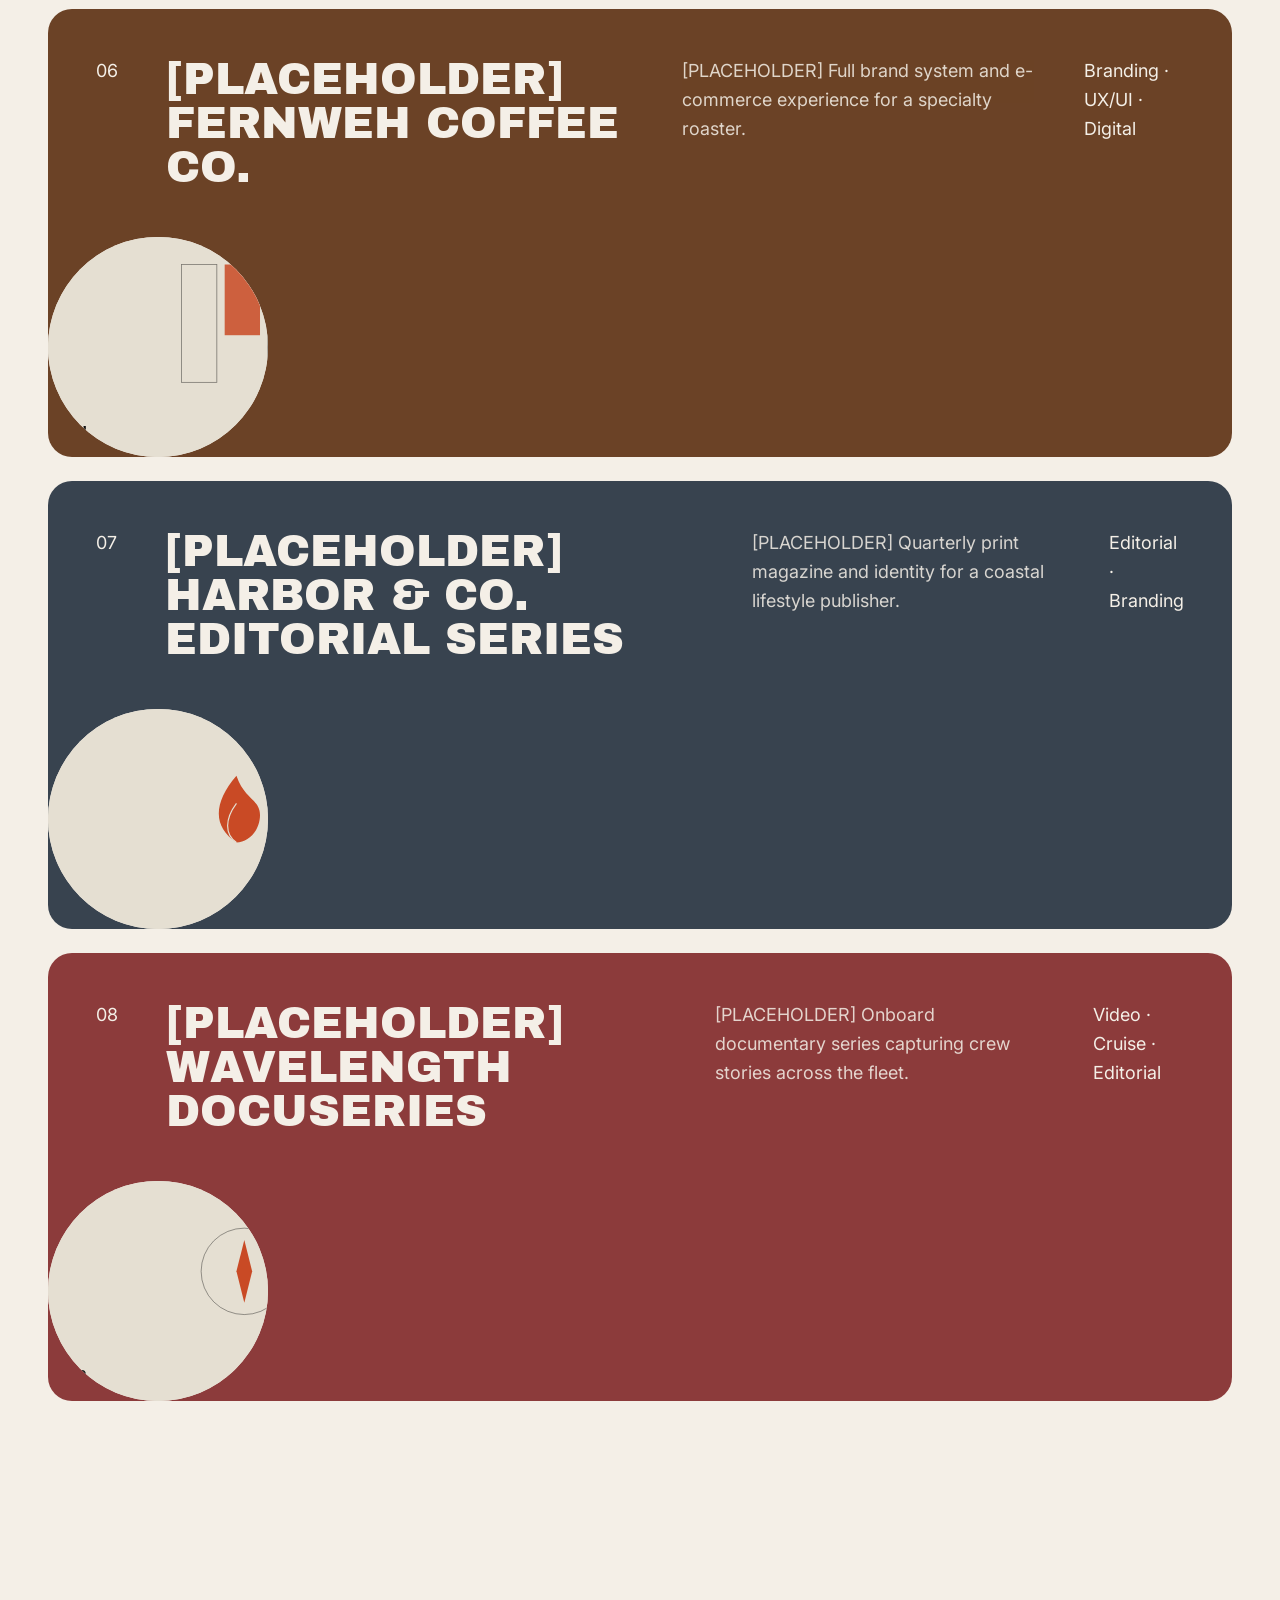
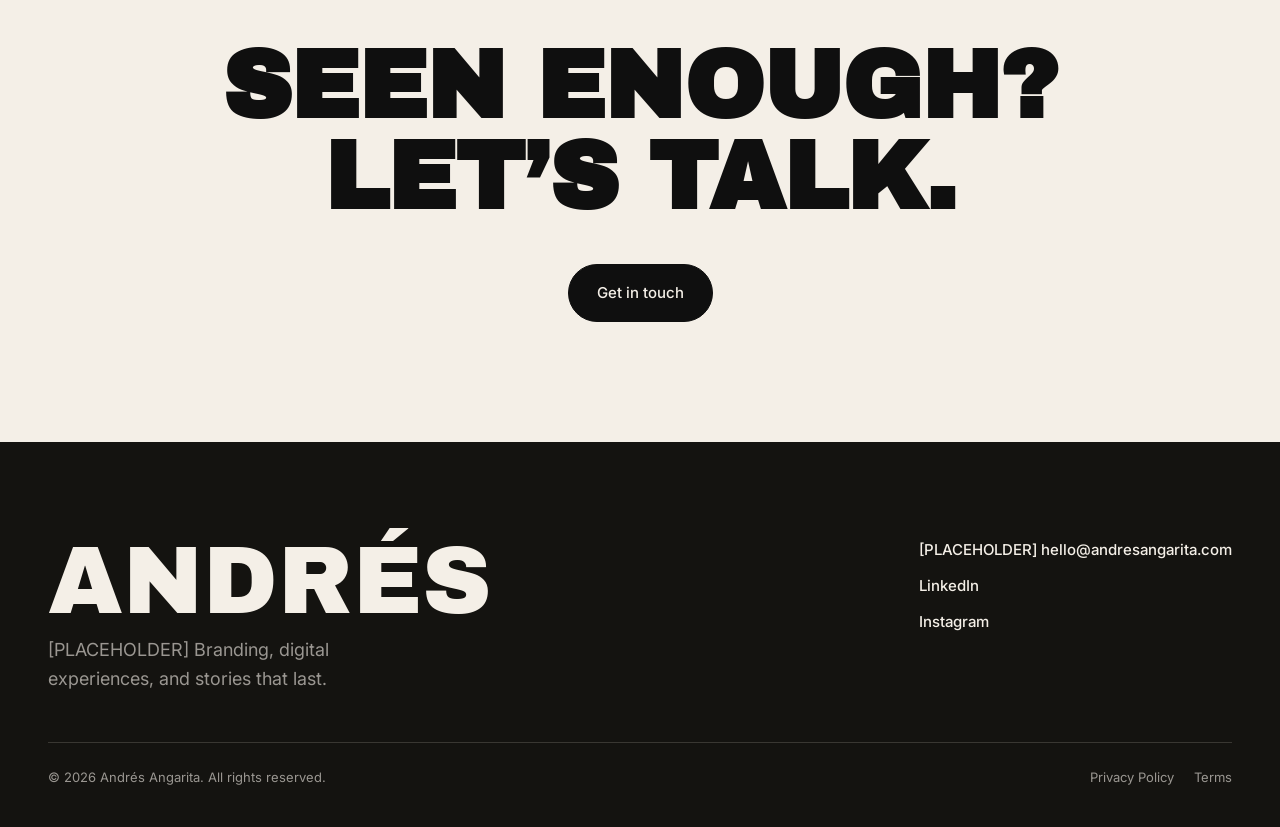
<file: portfoliosite/projects.html>
<!DOCTYPE html>
<html lang="en">
<head>
<meta charset="UTF-8">
<meta name="viewport" content="width=device-width, initial-scale=1.0">
<title>Projects — Andrés Angarita</title>
<meta name="description" content="[PLACEHOLDER] Selected branding, digital, UX/UI, editorial, video, and cruise industry work by Andrés Angarita.">
<link rel="icon" type="image/svg+xml" href="/favicon.svg">
<link rel="stylesheet" href="/styles.css">
</head>
<body>
<a class="skip-link" href="#main">Skip to content</a>

<header class="site-header">
  <div class="container">
    <div class="address-block">
      <span class="meta-label">Miami, FL</span>
      <span>Sr. Graphic Designer</span>
    </div>

    <nav class="primary-nav" aria-label="Primary">
      <ul>
        <li><a href="index.html"><span class="num">01</span>Home</a></li>
        <li><a href="projects.html" class="is-active" aria-current="page"><span class="num">02</span>Projects</a></li>
        <li><a href="about.html"><span class="num">03</span>About</a></li>
        <li><a href="#contact"><span class="num">04</span>Contact</a></li>
      </ul>
    </nav>

    <button class="nav-toggle" aria-label="Toggle menu" aria-expanded="false" aria-controls="nav-overlay">
      <span></span><span></span><span></span>
    </button>
  </div>
</header>

<div class="nav-overlay" id="nav-overlay">
  <nav aria-label="Mobile primary">
    <ul>
      <li><a href="index.html"><span class="num">01</span>Home</a></li>
      <li><a href="projects.html"><span class="num">02</span>Projects</a></li>
      <li><a href="about.html"><span class="num">03</span>About</a></li>
      <li><a href="#contact"><span class="num">04</span>Contact</a></li>
    </ul>
  </nav>
</div>

<main id="main">

  <section class="page-title-section">
    <div class="container">
      <div class="page-title reveal">
        <h1 class="display-xl" style="font-size: clamp(48px, 10vw, 140px);">Projects</h1>
        <p class="lede text-secondary">[PLACEHOLDER] A collection of brands, products, and campaigns built with clients across hospitality, cruise, and lifestyle. Each project starts with a problem worth solving.</p>
      </div>
    </div>
  </section>

  <section class="projects-listing">
    <div class="container">

      <div class="filter-chips reveal" role="group" aria-label="Filter projects by category">
        <button class="chip is-active" type="button" data-filter="all" aria-pressed="true">All</button>
        <button class="chip" type="button" data-filter="branding" aria-pressed="false">Branding</button>
        <button class="chip" type="button" data-filter="digital" aria-pressed="false">Digital</button>
        <button class="chip" type="button" data-filter="ux/ui" aria-pressed="false">UX/UI</button>
        <button class="chip" type="button" data-filter="editorial" aria-pressed="false">Editorial</button>
        <button class="chip" type="button" data-filter="video" aria-pressed="false">Video</button>
        <button class="chip" type="button" data-filter="cruise" aria-pressed="false">Cruise</button>
      </div>

      <ul class="project-list reveal">

        <li class="project-row" data-tags="branding digital ux/ui">
          <a class="project-row__link" href="#">
            <span class="project-row__index">01</span>
            <span class="project-row__title">[PLACEHOLDER] Meridian Hotels</span>
            <span class="project-row__desc">[PLACEHOLDER] Brand identity and digital rollout for a boutique hospitality group.</span>
            <span class="project-row__tags">Branding · Digital · UX/UI</span>
          </a>
          <div class="project-row__thumb">
            <img src="/assets/placeholder-01.svg" alt="[PLACEHOLDER] Meridian Hotels project thumbnail">
          </div>
        </li>

        <li class="project-row" data-tags="digital ux/ui cruise">
          <a class="project-row__link" href="#">
            <span class="project-row__index">02</span>
            <span class="project-row__title">[PLACEHOLDER] Oceania Voyages App</span>
            <span class="project-row__desc">[PLACEHOLDER] Booking flow redesign for a premium cruise line's mobile app.</span>
            <span class="project-row__tags">Digital · UX/UI · Cruise</span>
          </a>
          <div class="project-row__thumb">
            <img src="/assets/placeholder-02.svg" alt="[PLACEHOLDER] Oceania Voyages App project thumbnail">
          </div>
        </li>

        <li class="project-row" data-tags="branding editorial">
          <a class="project-row__link" href="#">
            <span class="project-row__index">03</span>
            <span class="project-row__title">[PLACEHOLDER] Salt &amp; Ember Studio</span>
            <span class="project-row__desc">[PLACEHOLDER] Editorial identity and print system for an independent design studio.</span>
            <span class="project-row__tags">Branding · Editorial</span>
          </a>
          <div class="project-row__thumb">
            <img src="/assets/placeholder-03.svg" alt="[PLACEHOLDER] Salt & Ember Studio project thumbnail">
          </div>
        </li>

        <li class="project-row" data-tags="video digital">
          <a class="project-row__link" href="#">
            <span class="project-row__index">04</span>
            <span class="project-row__title">[PLACEHOLDER] Northbound Campaign</span>
            <span class="project-row__desc">[PLACEHOLDER] Launch video and social campaign for a lifestyle apparel brand.</span>
            <span class="project-row__tags">Video · Digital</span>
          </a>
          <div class="project-row__thumb">
            <img src="/assets/placeholder-04.svg" alt="[PLACEHOLDER] Northbound Campaign project thumbnail">
          </div>
        </li>

        <li class="project-row" data-tags="ux/ui digital cruise">
          <a class="project-row__link" href="#">
            <span class="project-row__index">05</span>
            <span class="project-row__title">[PLACEHOLDER] Regatta Loyalty Portal</span>
            <span class="project-row__desc">[PLACEHOLDER] Member portal UX overhaul for a cruise loyalty program.</span>
            <span class="project-row__tags">UX/UI · Digital · Cruise</span>
          </a>
          <div class="project-row__thumb">
            <img src="/assets/placeholder-05.svg" alt="[PLACEHOLDER] Regatta Loyalty Portal project thumbnail">
          </div>
        </li>

        <li class="project-row" data-tags="branding ux/ui digital">
          <a class="project-row__link" href="#">
            <span class="project-row__index">06</span>
            <span class="project-row__title">[PLACEHOLDER] Fernweh Coffee Co.</span>
            <span class="project-row__desc">[PLACEHOLDER] Full brand system and e-commerce experience for a specialty roaster.</span>
            <span class="project-row__tags">Branding · UX/UI · Digital</span>
          </a>
          <div class="project-row__thumb">
            <img src="/assets/placeholder-06.svg" alt="[PLACEHOLDER] Fernweh Coffee Co. project thumbnail">
          </div>
        </li>

        <li class="project-row" data-tags="editorial branding">
          <a class="project-row__link" href="#">
            <span class="project-row__index">07</span>
            <span class="project-row__title">[PLACEHOLDER] Harbor &amp; Co. Editorial Series</span>
            <span class="project-row__desc">[PLACEHOLDER] Quarterly print magazine and identity for a coastal lifestyle publisher.</span>
            <span class="project-row__tags">Editorial · Branding</span>
          </a>
          <div class="project-row__thumb">
            <img src="/assets/placeholder-07.svg" alt="[PLACEHOLDER] Harbor & Co. Editorial Series project thumbnail">
          </div>
        </li>

        <li class="project-row" data-tags="video cruise editorial">
          <a class="project-row__link" href="#">
            <span class="project-row__index">08</span>
            <span class="project-row__title">[PLACEHOLDER] Wavelength Docuseries</span>
            <span class="project-row__desc">[PLACEHOLDER] Onboard documentary series capturing crew stories across the fleet.</span>
            <span class="project-row__tags">Video · Cruise · Editorial</span>
          </a>
          <div class="project-row__thumb">
            <img src="/assets/placeholder-08.svg" alt="[PLACEHOLDER] Wavelength Docuseries project thumbnail">
          </div>
        </li>

      </ul>
    </div>
  </section>

  <section class="closing-cta">
    <div class="container closing-cta">
      <h2 class="display-lg reveal">Seen enough? Let&rsquo;s talk.</h2>
      <div class="btn-row reveal">
        <a class="btn btn--primary" href="#contact">Get in touch</a>
      </div>
    </div>
  </section>

</main>

<footer class="site-footer" id="contact">
  <div class="container">
    <div class="site-footer__top">
      <div>
        <div class="footer-wordmark">Andrés</div>
        <p class="footer-tagline">[PLACEHOLDER] Branding, digital experiences, and stories that last.</p>
      </div>
      <div class="footer-links">
        <a href="mailto:hello@andresangarita.com">[PLACEHOLDER] hello@andresangarita.com</a>
        <a href="https://linkedin.com/in/placeholder" target="_blank" rel="noopener">LinkedIn</a>
        <a href="https://instagram.com/placeholder" target="_blank" rel="noopener">Instagram</a>
      </div>
    </div>
    <div class="site-footer__bottom">
      <span>&copy; 2026 Andrés Angarita. All rights reserved.</span>
      <div class="legal-links">
        <a href="#">Privacy Policy</a>
        <a href="#">Terms</a>
      </div>
    </div>
  </div>
</footer>

<script src="/main.js"></script>
</body>
</html>
</file>
<file: styles.css>
/* =========================================================
   Andrés Angarita — Portfolio
   Shared stylesheet for index.html, projects.html, about.html
   ========================================================= */

@import url('https://fonts.googleapis.com/css2?family=Archivo+Black&family=Inter:wght@400;500;600&display=swap');

/* ---------- Reset ---------- */
*,
*::before,
*::after { box-sizing: border-box; }

html { -webkit-text-size-adjust: 100%; }

body,
h1, h2, h3, h4, p,
ul, ol, li,
figure { margin: 0; padding: 0; }

ul, ol { list-style: none; }

img, svg { display: block; max-width: 100%; }

a { color: inherit; text-decoration: none; }

button {
  font: inherit;
  color: inherit;
  background: none;
  border: none;
  cursor: pointer;
}

input, textarea { font: inherit; }

/* ---------- Tokens ---------- */
:root {
  --bg: #F4EFE7;
  --text: #0F0F0F;
  --text-secondary: #3A3A38;
  --card: #E5DFD2;
  --accent: #C94A25;

  --font-display: 'Archivo Black', 'Space Grotesk', 'Helvetica Neue', Arial, sans-serif;
  --font-body: 'Inter', -apple-system, BlinkMacSystemFont, 'Segoe UI', sans-serif;

  --container-max: 1280px;
  --gutter: 32px;
  --section-pad: clamp(72px, 16vw, 96px);

  --ease-out: cubic-bezier(0.16, 1, 0.3, 1);
  --motion-fast: 300ms;
  --motion-slow: 500ms;
}

@media (min-width: 768px) {
  :root {
    --gutter: 48px;
    --section-pad: clamp(120px, 9vw, 160px);
  }
}

@media (prefers-reduced-motion: reduce) {
  *, *::before, *::after {
    animation-duration: 0.001ms !important;
    animation-iteration-count: 1 !important;
    transition-duration: 0.001ms !important;
    scroll-behavior: auto !important;
  }
}

/* ---------- Base ---------- */
html { scroll-behavior: smooth; }

body {
  background: var(--bg);
  color: var(--text);
  font-family: var(--font-body);
  font-weight: 400;
  font-size: 16px;
  line-height: 1.6;
  min-height: 100vh;
  overflow-x: hidden;
}

body.nav-open { overflow: hidden; }

@media (min-width: 768px) {
  body { font-size: 17px; }
}
@media (min-width: 1200px) {
  body { font-size: 18px; }
}

.container {
  max-width: var(--container-max);
  margin-inline: auto;
  padding-inline: clamp(20px, 5vw, 48px);
}

.grid-12 {
  display: grid;
  grid-template-columns: repeat(12, 1fr);
  gap: var(--gutter);
}

section {
  padding-block: var(--section-pad);
}

.meta-label {
  font-family: var(--font-body);
  font-weight: 500;
  letter-spacing: 0.14em;
  text-transform: uppercase;
  font-size: 12px;
  color: var(--text-secondary);
}

.text-secondary { color: var(--text-secondary); }

.display-xl {
  font-family: var(--font-display);
  text-transform: uppercase;
  line-height: 0.9;
  letter-spacing: -0.01em;
  font-size: clamp(64px, 12vw, 220px);
}

.display-lg {
  font-family: var(--font-display);
  text-transform: uppercase;
  line-height: 0.95;
  letter-spacing: -0.01em;
  font-size: clamp(40px, 8vw, 96px);
}

.display-md {
  font-family: var(--font-display);
  text-transform: uppercase;
  line-height: 1;
  font-size: clamp(28px, 5vw, 48px);
}

.lede {
  font-size: clamp(20px, 3vw, 32px);
  line-height: 1.4;
  font-weight: 400;
  max-width: 20ch;
}

.link-arrow {
  display: inline-flex;
  align-items: center;
  gap: 8px;
  font-weight: 500;
}

.link-arrow .arrow {
  display: inline-block;
  transition: transform var(--motion-fast) var(--ease-out);
}

.link-arrow:hover .arrow,
.link-arrow:focus-visible .arrow {
  transform: translateX(6px);
}

/* ---------- Buttons ---------- */
.btn {
  display: inline-flex;
  align-items: center;
  gap: 8px;
  padding: 16px 28px;
  border-radius: 999px;
  border: 1px solid var(--text);
  font-weight: 500;
  font-size: 15px;
  transition: background var(--motion-fast) var(--ease-out),
              color var(--motion-fast) var(--ease-out),
              border-color var(--motion-fast) var(--ease-out),
              transform var(--motion-fast) var(--ease-out);
}

.btn:hover, .btn:focus-visible {
  transform: translateY(-2px);
}

.btn--primary {
  background: var(--text);
  color: var(--bg);
}
.btn--primary:hover, .btn--primary:focus-visible {
  background: var(--accent);
  border-color: var(--accent);
}

.btn--ghost {
  background: transparent;
  color: var(--text);
}
.btn--ghost:hover, .btn--ghost:focus-visible {
  background: var(--text);
  color: var(--bg);
}

.btn-row {
  display: flex;
  flex-wrap: wrap;
  gap: 16px;
}

/* ---------- Skip link ---------- */
.skip-link {
  position: absolute;
  top: -100px;
  left: 16px;
  background: var(--text);
  color: var(--bg);
  padding: 12px 20px;
  border-radius: 6px;
  z-index: 1000;
  transition: top var(--motion-fast) var(--ease-out);
}
.skip-link:focus {
  top: 16px;
}

/* ---------- Header / Nav ---------- */
.site-header {
  position: relative;
  z-index: 100;
  padding-block: 20px;
}

.site-header .container {
  display: grid;
  grid-template-columns: 1fr auto 1fr;
  align-items: center;
  gap: 16px;
}

.header-left {
  grid-column: 1;
  display: flex;
  align-items: center;
  gap: 12px;
  justify-self: start;
}

.logo-mark {
  flex: 0 0 auto;
  width: 40px;
  height: 40px;
  display: block;
}

.logo-mark img {
  width: 100%;
  height: 100%;
}

.primary-nav {
  grid-column: 2;
  display: none;
  justify-self: center;
}

.primary-nav ul {
  display: flex;
  gap: 24px;
  align-items: center;
}

.primary-nav a {
  font-size: 13px;
  font-weight: 500;
  letter-spacing: 0.04em;
  position: relative;
  padding-bottom: 2px;
}

.primary-nav a::after {
  content: '';
  position: absolute;
  left: 0;
  bottom: -2px;
  width: 0;
  height: 1px;
  background: var(--accent);
  transition: width var(--motion-fast) var(--ease-out);
}

.primary-nav a:hover::after,
.primary-nav a:focus-visible::after,
.primary-nav a.is-active::after {
  width: 100%;
}

.primary-nav a.is-active {
  color: var(--accent);
}

@media (min-width: 768px) {
  .primary-nav { display: block; }
  .nav-toggle { display: none; }
}

/* Hamburger */
.nav-toggle {
  grid-column: 3;
  justify-self: end;
  display: flex;
  flex-direction: column;
  gap: 5px;
  padding: 10px;
  margin: -10px;
  z-index: 210;
}

.nav-toggle span {
  width: 24px;
  height: 2px;
  background: #0F0F0F;
  transition: transform var(--motion-fast) var(--ease-out),
              opacity var(--motion-fast) var(--ease-out);
}

.nav-toggle[aria-expanded="true"] span:nth-child(1) {
  transform: translateY(7px) rotate(45deg);
}
.nav-toggle[aria-expanded="true"] span:nth-child(2) {
  opacity: 0;
}
.nav-toggle[aria-expanded="true"] span:nth-child(3) {
  transform: translateY(-7px) rotate(-45deg);
}

/* Mobile full-screen overlay */
.nav-overlay {
  position: fixed;
  inset: 0;
  background: var(--bg);
  z-index: 200;
  display: flex;
  flex-direction: column;
  justify-content: center;
  padding: 32px;
  opacity: 0;
  visibility: hidden;
  transform: translateY(-12px);
  transition: opacity var(--motion-slow) var(--ease-out),
              transform var(--motion-slow) var(--ease-out),
              visibility 0s linear var(--motion-slow);
}

.nav-overlay.is-open {
  opacity: 1;
  visibility: visible;
  transform: translateY(0);
  transition: opacity var(--motion-slow) var(--ease-out),
              transform var(--motion-slow) var(--ease-out),
              visibility 0s;
}

.nav-overlay ul {
  display: flex;
  flex-direction: column;
  gap: 24px;
}

.nav-overlay a {
  font-family: var(--font-display);
  text-transform: uppercase;
  font-size: clamp(32px, 12vw, 56px);
}

@media (min-width: 768px) {
  .nav-overlay, .nav-toggle { display: none !important; }
}

/* ---------- Hero ---------- */
.hero {
  min-height: 100svh;
  display: flex;
  flex-direction: column;
  justify-content: center;
  align-items: center;
  text-align: center;
  gap: 24px;
  padding-block: 40px;
}

.hero-wordmark {
  width: 100%;
  text-align: center;
}

.scroll-prompt {
  font-size: 13px;
  letter-spacing: 0.1em;
  text-transform: uppercase;
  display: inline-flex;
  align-items: center;
  gap: 8px;
  animation: bob 2.2s ease-in-out infinite;
}

@keyframes bob {
  0%, 100% { transform: translateY(0); }
  50% { transform: translateY(6px); }
}

@media (prefers-reduced-motion: reduce) {
  .scroll-prompt { animation: none; }
}

/* ---------- Intro ---------- */
.intro {
  background: #141310;
  color: var(--bg);
}

.intro p {
  font-size: clamp(24px, 4vw, 44px);
  line-height: 1.3;
  max-width: 18ch;
}

/* ---------- Section heads ---------- */
.section-head {
  display: flex;
  flex-direction: column;
  gap: 16px;
  margin-bottom: clamp(40px, 6vw, 72px);
}

@media (min-width: 768px) {
  .section-head {
    flex-direction: row;
    justify-content: space-between;
    align-items: flex-end;
  }
}

/* ---------- Project cards (Featured work / Projects list) ---------- */
.project-list {
  display: flex;
  flex-direction: column;
  gap: 24px;
}

.project-row {
  position: relative;
  border-radius: 24px;
  overflow: hidden;
  color: var(--bg);
  transition: opacity var(--motion-fast) var(--ease-out),
              transform var(--motion-fast) var(--ease-out);
}

.project-list .project-row:nth-child(1) { background: #C94A25; }
.project-list .project-row:nth-child(2) { background: #2F5D62; }
.project-list .project-row:nth-child(3) { background: #B98B2E; }
.project-list .project-row:nth-child(4) { background: #5B3A29; }
.project-list .project-row:nth-child(5) { background: #3F5B3A; }
.project-list .project-row:nth-child(6) { background: #6B4226; }
.project-list .project-row:nth-child(7) { background: #38434F; }
.project-list .project-row:nth-child(8) { background: #8C3B3B; }

.project-row__link {
  display: flex;
  flex-direction: column;
  align-items: center;
  gap: 24px;
  padding: clamp(28px, 5vw, 48px);
}

@media (min-width: 768px) {
  .project-row__link {
    flex-direction: row;
    align-items: flex-start;
    justify-content: space-between;
    gap: var(--gutter);
  }
}

.project-row__body {
  display: flex;
  flex-direction: column;
  gap: 14px;
  max-width: 48ch;
}

.project-row__title {
  font-family: var(--font-display);
  text-transform: uppercase;
  font-size: clamp(28px, 4vw, 44px);
  line-height: 1;
  color: inherit;
}

.project-row__desc {
  color: inherit;
  opacity: 0.85;
  max-width: 40ch;
}

.project-row__tags {
  display: flex;
  flex-wrap: wrap;
  gap: 8px;
  list-style: none;
  padding: 0;
  margin: 0;
}

.project-row__tags li {
  font-size: 12px;
  font-weight: 500;
  letter-spacing: 0.04em;
  padding: 6px 14px;
  border-radius: 999px;
  border: 1px solid currentColor;
  opacity: 0.9;
}

.project-row__thumb {
  flex: 0 0 auto;
  width: clamp(160px, 30vw, 220px);
  height: clamp(160px, 30vw, 220px);
  border-radius: 50%;
  background: var(--bg);
  overflow: hidden;
  display: flex;
  align-items: center;
  justify-content: center;
  transition: transform var(--motion-fast) var(--ease-out);
}

.project-row__thumb img {
  width: 100%;
  height: 100%;
  object-fit: cover;
}

.project-row:hover .project-row__thumb,
.project-row__link:focus-visible .project-row__thumb {
  transform: scale(1.02);
}

.project-row.is-filtered-out {
  opacity: 0;
  transform: translateY(8px);
  pointer-events: none;
}

/* ---------- Featured-work panel (Home) ---------- */
.featured-work--panel {
  background: #FFFFFF;
  color: var(--text);
  border-radius: clamp(24px, 4vw, 48px);
  margin-inline: clamp(12px, 3vw, 24px);
  padding-block: clamp(72px, 10vw, 120px);
}

.featured-work--panel .section-head .display-md {
  font-family: var(--font-body);
  font-weight: 500;
  text-transform: none;
  letter-spacing: 0;
  font-size: clamp(22px, 2.6vw, 30px);
  line-height: 1.2;
  color: var(--text);
}

.featured-work--panel .section-head .meta-label {
  color: var(--text-secondary);
}

/* ---------- Stacking project cards (Home Featured work) ---------- */
.project-list--stacked {
  display: block;
}

.project-list--stacked .project-row {
  border-radius: clamp(20px, 3vw, 36px);
  margin-bottom: 5vh;
}

.project-list--stacked .project-row__link {
  position: relative;
  flex-direction: column;
  align-items: flex-start;
  justify-content: flex-start;
  min-height: min(78vh, 720px);
  padding: clamp(32px, 5vw, 64px);
  overflow: hidden;
}

.project-list--stacked .project-row__body {
  position: relative;
  z-index: 2;
  max-width: 30ch;
}

.project-list--stacked .project-row__title {
  font-size: clamp(34px, 6vw, 72px);
}

.project-list--stacked .project-row__desc {
  font-size: clamp(16px, 1.6vw, 20px);
}

.project-list--stacked .project-row__thumb {
  position: absolute;
  left: 50%;
  bottom: clamp(-90px, -8vw, -40px);
  transform: translateX(-50%);
  width: clamp(280px, 44vw, 560px);
  height: clamp(280px, 44vw, 560px);
  z-index: 1;
}

.project-list--stacked .project-row:hover .project-row__thumb,
.project-list--stacked .project-row__link:focus-visible .project-row__thumb {
  transform: translateX(-50%) scale(1.02);
}

@media (min-width: 900px) {
  .project-list--stacked .project-row {
    position: sticky;
  }
  .project-list--stacked .project-row:nth-child(1) { top: 40px; }
  .project-list--stacked .project-row:nth-child(2) { top: 64px; }
  .project-list--stacked .project-row:nth-child(3) { top: 88px; }
  .project-list--stacked .project-row:nth-child(4) { top: 112px; }
  .project-list--stacked .project-row:nth-child(5) { top: 136px; }
  .project-list--stacked .project-row:nth-child(6) { top: 160px; }

  .project-list--stacked .project-row__body {
    max-width: 34ch;
  }

  .project-list--stacked .project-row__thumb {
    left: auto;
    right: clamp(24px, 6vw, 96px);
    bottom: clamp(-120px, -6vw, -60px);
    transform: none;
  }

  .project-list--stacked .project-row:hover .project-row__thumb,
  .project-list--stacked .project-row__link:focus-visible .project-row__thumb {
    transform: scale(1.02);
  }
}

@media (prefers-reduced-motion: reduce) {
  .project-list--stacked .project-row {
    position: static;
  }
}

/* ---------- Filter chips ---------- */
.filter-chips {
  display: flex;
  flex-wrap: wrap;
  gap: 12px;
  margin-bottom: clamp(40px, 6vw, 64px);
}

.chip {
  padding: 10px 20px;
  border-radius: 999px;
  border: 1px solid rgba(15,15,15,0.2);
  font-size: 13px;
  font-weight: 500;
  letter-spacing: 0.04em;
  transition: background var(--motion-fast) var(--ease-out),
              color var(--motion-fast) var(--ease-out),
              border-color var(--motion-fast) var(--ease-out);
}

.chip:hover, .chip:focus-visible {
  border-color: var(--text);
}

.chip.is-active {
  background: var(--text);
  color: var(--bg);
  border-color: var(--text);
}

/* ---------- About tease ---------- */
.about-tease {
  display: flex;
  flex-direction: column;
  gap: var(--gutter);
}

.about-tease__photo {
  aspect-ratio: 4 / 5;
  background: var(--card);
  border-radius: 8px;
  overflow: hidden;
}

.about-tease__photo img {
  width: 100%;
  height: 100%;
  object-fit: cover;
}

.about-tease__copy {
  display: flex;
  flex-direction: column;
  gap: 20px;
  justify-content: center;
}

@media (min-width: 768px) {
  .about-tease { flex-direction: row; align-items: center; }
  .about-tease__photo { flex: 0 0 40%; }
  .about-tease__copy { flex: 1 1 auto; }
}

/* ---------- Closing CTA ---------- */
.closing-cta {
  text-align: center;
  display: flex;
  flex-direction: column;
  align-items: center;
  gap: 40px;
}

.closing-cta .display-lg { max-width: 16ch; }

/* ---------- Footer ---------- */
.site-footer {
  background: #141310;
  color: var(--bg);
  padding-block: clamp(56px, 8vw, 96px) 40px;
}

.site-footer__top {
  display: flex;
  flex-direction: column;
  gap: 40px;
  margin-bottom: 48px;
}

@media (min-width: 768px) {
  .site-footer__top {
    flex-direction: row;
    justify-content: space-between;
  }
}

.footer-wordmark {
  font-family: var(--font-display);
  text-transform: uppercase;
  font-size: clamp(40px, 8vw, 96px);
  line-height: 0.9;
}

.footer-tagline {
  color: rgba(244, 239, 231, 0.6);
  margin-top: 12px;
  max-width: 32ch;
}

.footer-links {
  display: flex;
  flex-direction: column;
  gap: 12px;
}

.footer-links a {
  font-size: 15px;
  font-weight: 500;
}

.footer-links a:hover, .footer-links a:focus-visible {
  color: var(--accent);
}

.site-footer__bottom {
  display: flex;
  flex-direction: column;
  gap: 12px;
  padding-top: 24px;
  border-top: 1px solid rgba(244,239,231,0.16);
  font-size: 13px;
  color: rgba(244, 239, 231, 0.6);
}

@media (min-width: 768px) {
  .site-footer__bottom {
    flex-direction: row;
    justify-content: space-between;
  }
}

.legal-links {
  display: flex;
  gap: 20px;
}

/* ---------- Reveal on scroll ---------- */
.reveal {
  opacity: 0;
  transform: translateY(24px);
  transition: opacity var(--motion-slow) var(--ease-out),
              transform var(--motion-slow) var(--ease-out);
}

.reveal.is-visible {
  opacity: 1;
  transform: translateY(0);
}

@media (prefers-reduced-motion: reduce) {
  .reveal {
    opacity: 1;
    transform: none;
    transition: none;
  }
}

/* ---------- Custom cursor ---------- */
.custom-cursor {
  position: fixed;
  top: 0;
  left: 0;
  width: 64px;
  height: 64px;
  border-radius: 50%;
  border: 1px solid var(--text);
  display: none;
  align-items: center;
  justify-content: center;
  pointer-events: none;
  z-index: 500;
  font-size: 12px;
  font-weight: 500;
  letter-spacing: 0.04em;
  text-transform: uppercase;
  background: transparent;
  transform: translate3d(-50%, -50%, 0);
  transition: width var(--motion-fast) var(--ease-out),
              height var(--motion-fast) var(--ease-out),
              background var(--motion-fast) var(--ease-out),
              border-color var(--motion-fast) var(--ease-out);
  will-change: transform;
}

.custom-cursor.is-hover {
  width: 88px;
  height: 88px;
  background: var(--accent);
  border-color: var(--accent);
  color: var(--bg);
}

.cursor-active,
.cursor-active a,
.cursor-active button {
  cursor: none;
}

@media (min-width: 1200px) {
  .cursor-active .custom-cursor {
    display: flex;
  }
}

/* ---------- Page title blocks (Projects / About) ---------- */
.page-title {
  display: flex;
  flex-direction: column;
  gap: 24px;
}

@media (min-width: 768px) {
  .page-title {
    flex-direction: row;
    justify-content: space-between;
    align-items: flex-end;
  }
}

.page-title .lede { max-width: 34ch; }

/* ---------- Carousel (About: photos) ---------- */
.carousel {
  position: relative;
  overflow: hidden;
  border-radius: 8px;
}

.carousel__track {
  display: flex;
  transition: transform var(--motion-slow) var(--ease-out);
}

.carousel__slide {
  flex: 0 0 100%;
  position: relative;
  aspect-ratio: 3 / 2;
  background: var(--card);
}

.carousel__slide img {
  width: 100%;
  height: 100%;
  object-fit: cover;
}

.carousel__caption {
  position: absolute;
  left: 0;
  bottom: 0;
  padding: 16px 20px;
  background: linear-gradient(to top, rgba(15,15,15,0.55), transparent);
  color: #fff;
  font-size: 14px;
  width: 100%;
}

.carousel__controls {
  display: flex;
  justify-content: space-between;
  align-items: center;
  margin-top: 16px;
}

.carousel__arrows {
  display: flex;
  gap: 12px;
}

.carousel__arrow {
  width: 44px;
  height: 44px;
  border-radius: 50%;
  border: 1px solid rgba(15,15,15,0.2);
  display: flex;
  align-items: center;
  justify-content: center;
  transition: border-color var(--motion-fast) var(--ease-out),
              background var(--motion-fast) var(--ease-out),
              color var(--motion-fast) var(--ease-out);
}

.carousel__arrow:hover, .carousel__arrow:focus-visible {
  background: var(--text);
  color: var(--bg);
  border-color: var(--text);
}

.carousel__dots {
  display: flex;
  gap: 8px;
}

.carousel__dot {
  width: 8px;
  height: 8px;
  border-radius: 50%;
  background: rgba(15,15,15,0.2);
  transition: background var(--motion-fast) var(--ease-out);
}

.carousel__dot.is-active {
  background: var(--accent);
}

/* ---------- Profile card ---------- */
.profile-card {
  background: var(--card);
  border-radius: 12px;
  padding: clamp(24px, 4vw, 48px);
  display: flex;
  flex-direction: column;
  gap: 24px;
}

@media (min-width: 768px) {
  .profile-card {
    flex-direction: row;
    align-items: center;
  }
}

.profile-card__portrait {
  width: 160px;
  height: 160px;
  border-radius: 50%;
  overflow: hidden;
  flex: 0 0 auto;
  background: var(--bg);
}

.profile-card__portrait img {
  width: 100%;
  height: 100%;
  object-fit: cover;
}

.profile-card__body h3 {
  font-family: var(--font-display);
  text-transform: uppercase;
  font-size: clamp(20px, 3vw, 28px);
  margin-bottom: 4px;
}

.tag-list {
  display: flex;
  flex-wrap: wrap;
  gap: 8px;
  margin-block: 12px;
}

.tag-list li {
  font-size: 12px;
  font-weight: 500;
  letter-spacing: 0.06em;
  text-transform: uppercase;
  padding: 6px 14px;
  border-radius: 999px;
  background: var(--bg);
  border: 1px solid rgba(15,15,15,0.15);
}

/* ---------- Manifesto ---------- */
.manifesto {
  text-align: center;
}

.manifesto .display-xl { font-size: clamp(48px, 10vw, 160px); }

/* ---------- Accordion ---------- */
.accordion {
  border-top: 1px solid rgba(15,15,15,0.12);
}

.accordion__item {
  border-bottom: 1px solid rgba(15,15,15,0.12);
}

.accordion__trigger {
  width: 100%;
  display: flex;
  align-items: center;
  gap: 24px;
  padding-block: 28px;
  text-align: left;
}

.accordion__number {
  font-size: 13px;
  color: var(--text-secondary);
  width: 32px;
  flex: 0 0 auto;
}

.accordion__label {
  font-family: var(--font-display);
  text-transform: uppercase;
  font-size: clamp(22px, 4vw, 36px);
  flex: 1 1 auto;
}

.accordion__icon {
  font-size: 24px;
  font-weight: 400;
  flex: 0 0 auto;
  transition: transform var(--motion-fast) var(--ease-out);
  color: var(--accent);
}

.accordion__item.is-open .accordion__icon {
  transform: rotate(45deg);
}

.accordion__panel {
  display: grid;
  grid-template-rows: 0fr;
  transition: grid-template-rows var(--motion-slow) var(--ease-out);
}

.accordion__item.is-open .accordion__panel {
  grid-template-rows: 1fr;
}

.accordion__panel-inner {
  overflow: hidden;
  min-height: 0;
}

.accordion__panel ul {
  padding-bottom: 28px;
  padding-left: 56px;
  display: flex;
  flex-direction: column;
  gap: 10px;
  color: var(--text-secondary);
}

/* ---------- Clients grid ---------- */
.clients-grid {
  display: grid;
  grid-template-columns: repeat(2, 1fr);
  gap: 1px;
  background: rgba(15,15,15,0.12);
  border: 1px solid rgba(15,15,15,0.12);
}

@media (min-width: 768px) {
  .clients-grid { grid-template-columns: repeat(4, 1fr); }
}

.clients-grid__cell {
  background: var(--bg);
  aspect-ratio: 2 / 1;
  display: flex;
  align-items: center;
  justify-content: center;
  padding: 24px;
}

.clients-grid__cell img {
  max-height: 40px;
  width: auto;
  filter: grayscale(1);
  opacity: 0.6;
  transition: opacity var(--motion-fast) var(--ease-out);
}

.clients-grid__cell:hover img {
  opacity: 1;
}

/* ---------- Testimonials ---------- */
.testimonials {
  position: relative;
  max-width: 780px;
  margin-inline: auto;
  text-align: center;
}

.testimonials__track {
  position: relative;
  min-height: 260px;
}

.testimonial-slide {
  position: absolute;
  inset: 0;
  opacity: 0;
  visibility: hidden;
  transform: translateY(12px);
  transition: opacity var(--motion-slow) var(--ease-out),
              transform var(--motion-slow) var(--ease-out),
              visibility 0s linear var(--motion-slow);
  display: flex;
  flex-direction: column;
  align-items: center;
  gap: 20px;
}

.testimonial-slide.is-active {
  opacity: 1;
  visibility: visible;
  transform: translateY(0);
  transition: opacity var(--motion-slow) var(--ease-out),
              transform var(--motion-slow) var(--ease-out),
              visibility 0s;
}

.testimonial-slide__photo {
  width: 64px;
  height: 64px;
  border-radius: 50%;
  overflow: hidden;
}

.testimonial-slide__photo img {
  width: 100%;
  height: 100%;
  object-fit: cover;
}

.testimonial-slide__quote {
  font-size: clamp(18px, 2.4vw, 24px);
  line-height: 1.5;
  max-width: 32ch;
}

.testimonial-slide__name {
  font-weight: 600;
}

.testimonial-slide__company {
  color: var(--text-secondary);
  font-size: 14px;
}

.testimonials__controls {
  display: flex;
  justify-content: center;
  align-items: center;
  gap: 24px;
  margin-top: 32px;
}

/* ---------- Utility ---------- */
.mt-0 { margin-top: 0; }
.center { text-align: center; }
</file>
